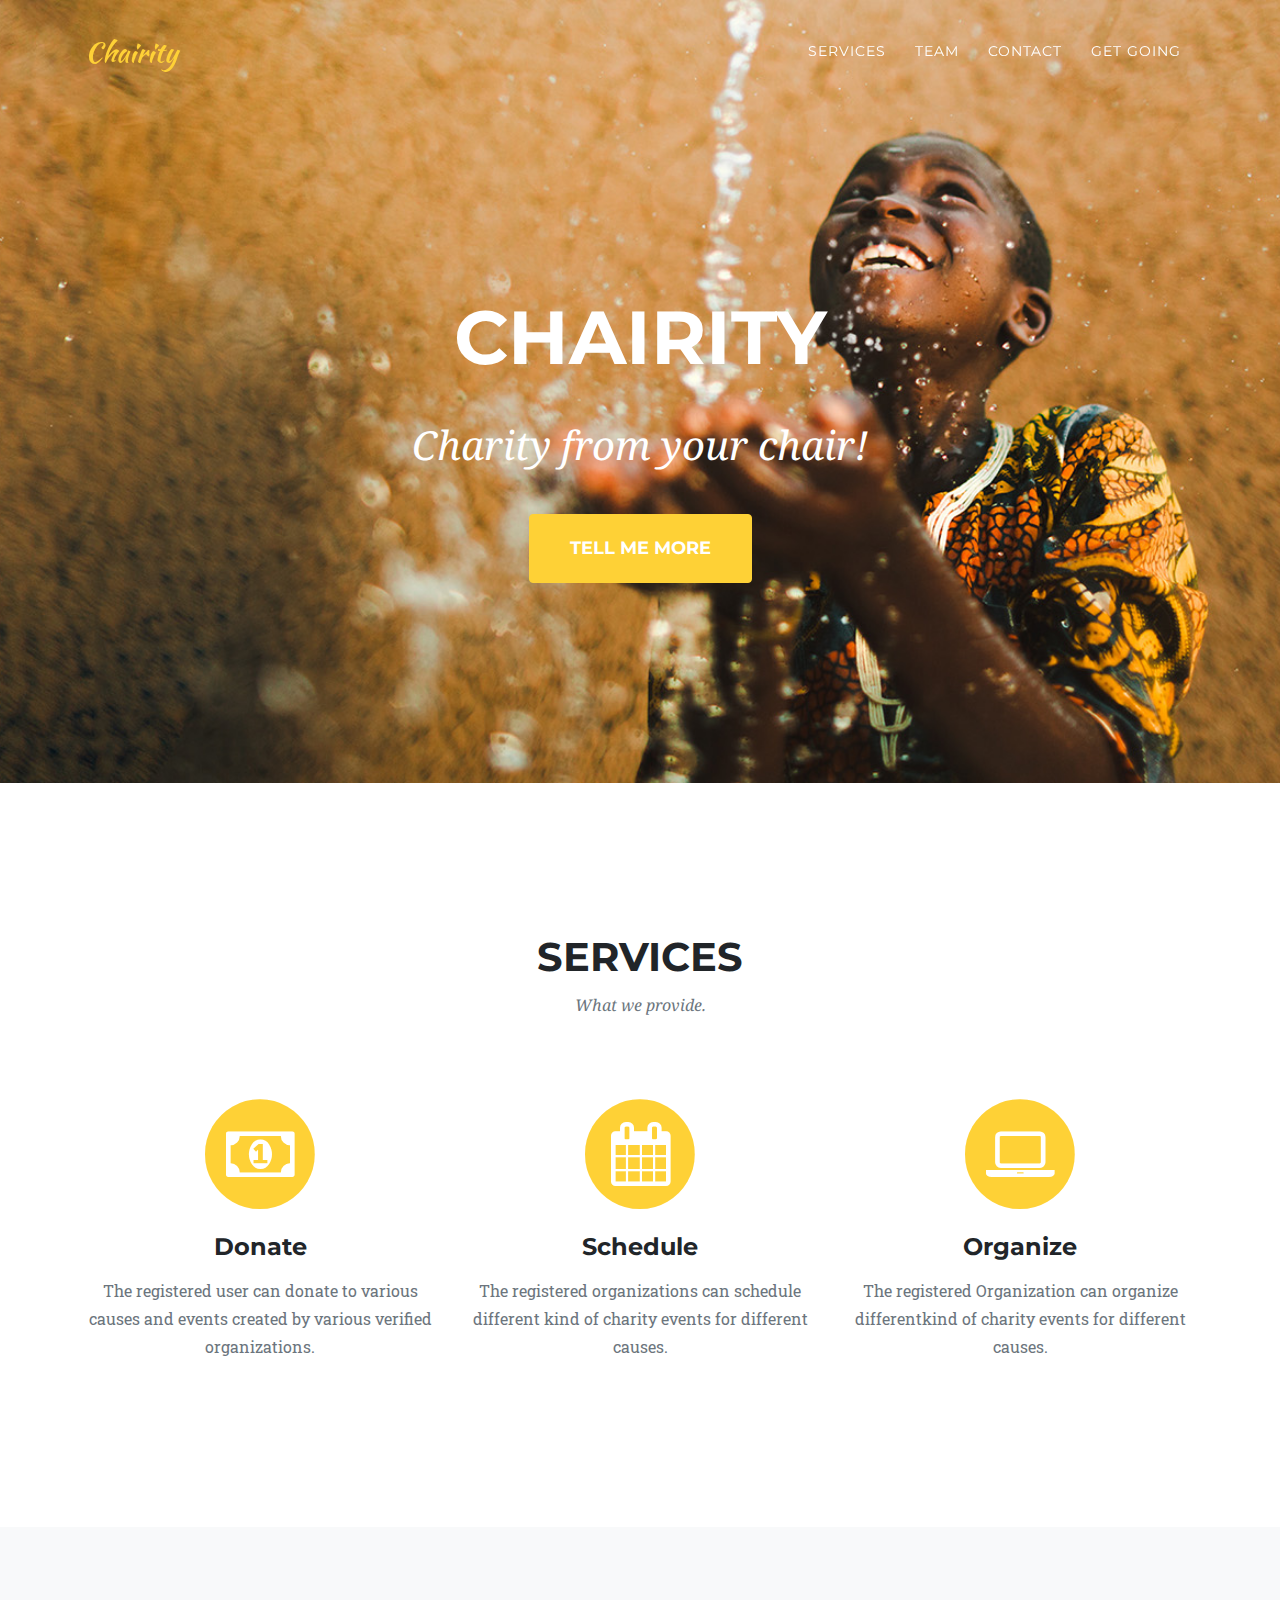
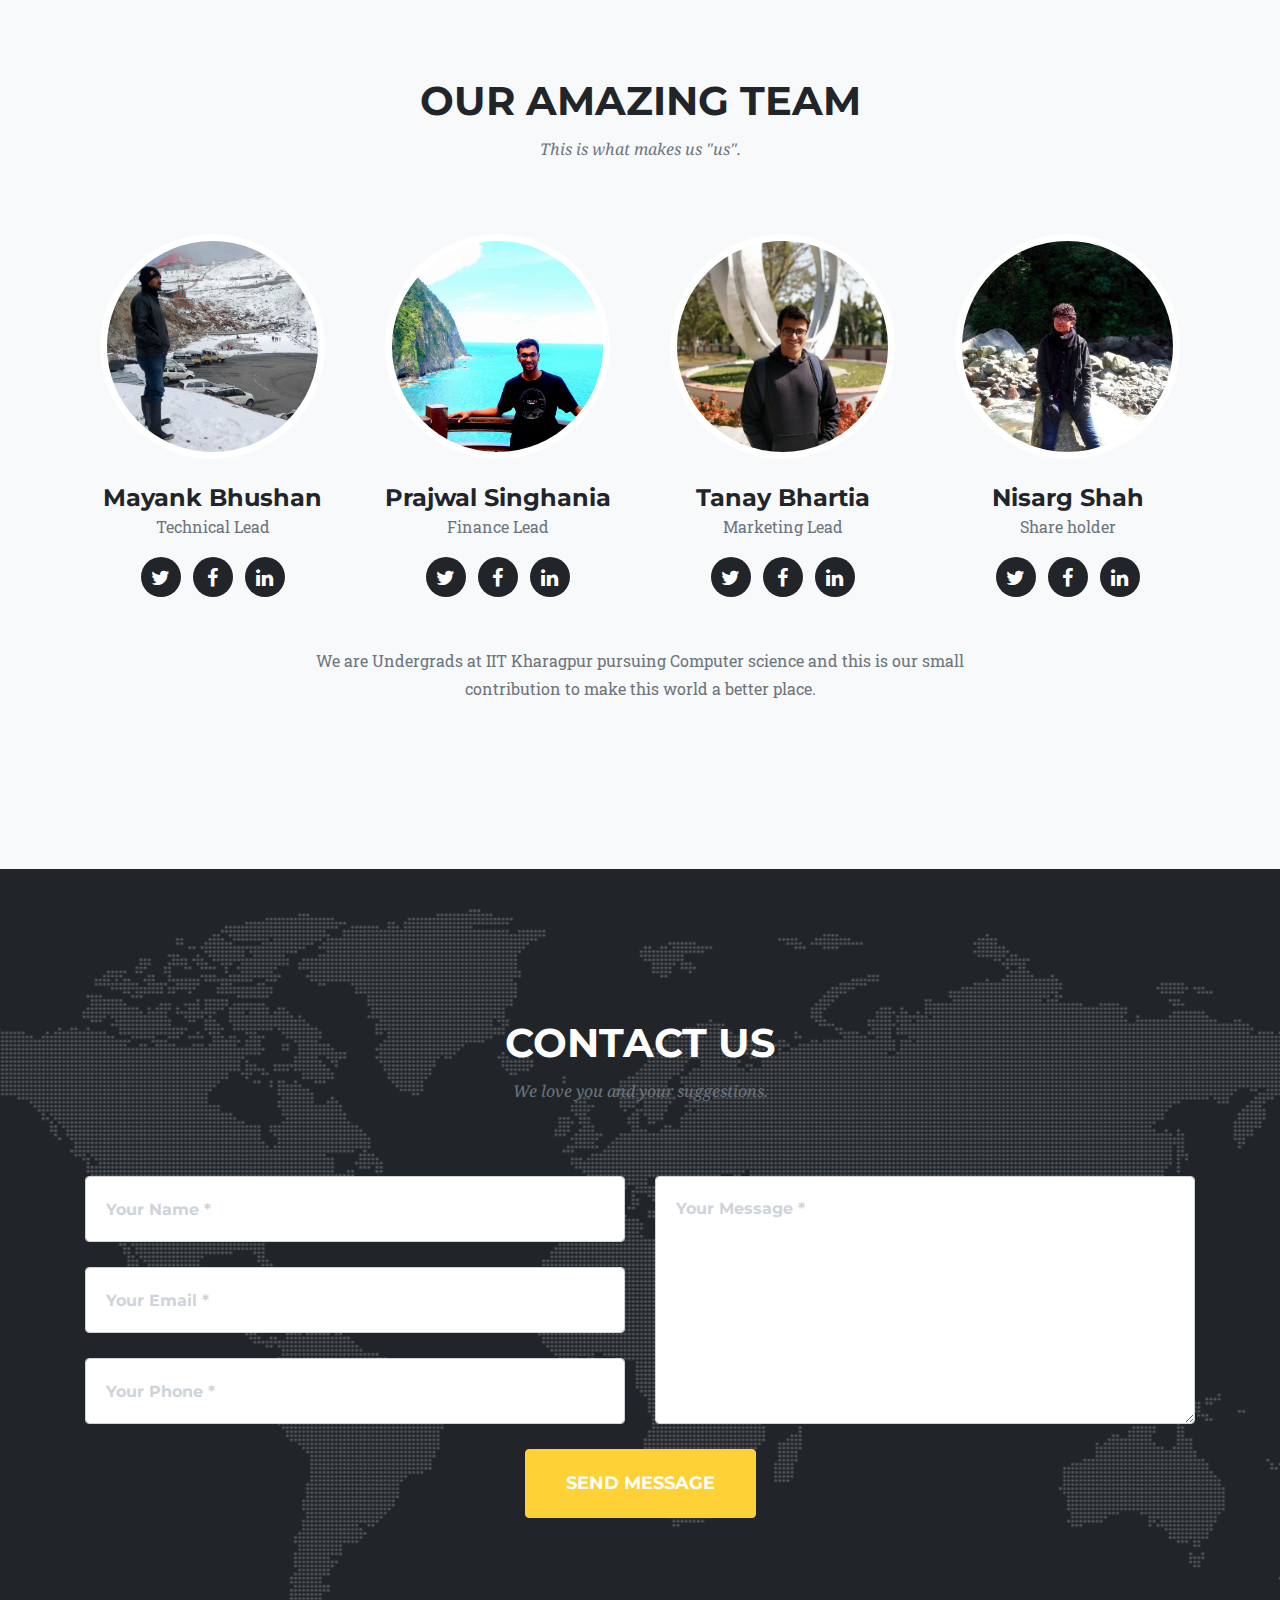
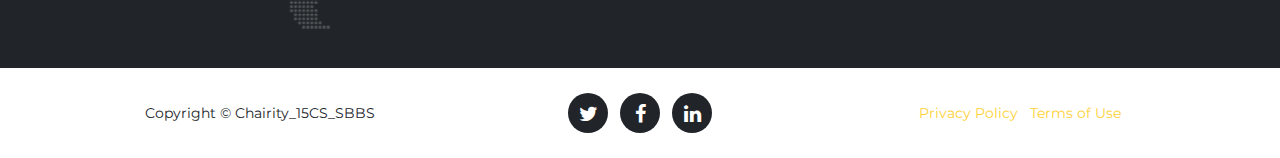
<file: home/index.html>
<!DOCTYPE html>
<html lang="en">

  <head>

    <meta charset="utf-8">
    <meta name="viewport" content="width=device-width, initial-scale=1, shrink-to-fit=no">
    <meta name="description" content="">
    <meta name="author" content="">

    <title>Chairity - Online charity platform</title>

    <!-- Bootstrap core CSS -->
    <link href="vendor/bootstrap/css/bootstrap.min.css" rel="stylesheet">

    <!-- Custom fonts for this template -->
    <link href="vendor/font-awesome/css/font-awesome.min.css" rel="stylesheet" type="text/css">
    <link href="https://fonts.googleapis.com/css?family=Montserrat:400,700" rel="stylesheet" type="text/css">
    <link href='https://fonts.googleapis.com/css?family=Kaushan+Script' rel='stylesheet' type='text/css'>
    <link href='https://fonts.googleapis.com/css?family=Droid+Serif:400,700,400italic,700italic' rel='stylesheet' type='text/css'>
    <link href='https://fonts.googleapis.com/css?family=Roboto+Slab:400,100,300,700' rel='stylesheet' type='text/css'>

    <!-- Custom styles for this template -->
    <link href="css/agency.css" rel="stylesheet">

  </head>

  <body id="page-top">

    <!-- Navigation -->
    <nav class="navbar navbar-expand-lg navbar-dark fixed-top" id="mainNav">
      <div class="container">
        <a class="navbar-brand js-scroll-trigger" href="#page-top">Chairity</a>
        <button class="navbar-toggler navbar-toggler-right" type="button" data-toggle="collapse" data-target="#navbarResponsive" aria-controls="navbarResponsive" aria-expanded="false" aria-label="Toggle navigation">
          Menu
          <i class="fa fa-bars"></i>
        </button>
        <div class="collapse navbar-collapse" id="navbarResponsive">
          <ul class="navbar-nav text-uppercase ml-auto">
            <li class="nav-item">
              <a class="nav-link js-scroll-trigger" href="#services">Services</a>
            </li> 
            <li class="nav-item">
              <a class="nav-link js-scroll-trigger" href="#team">Team</a>
            </li>
            <li class="nav-item">
              <a class="nav-link js-scroll-trigger" href="#contact">Contact</a>
            </li>
            <li class="nav-item">
              <a class="nav-link js-scroll-trigger" href="../index.php">GET GOING</a>
            </li>            
          </ul>
        </div>
      </div>
    </nav>

    <!-- Header -->
    <header class="masthead">
      <div class="container">
        <div class="intro-text">
          <div class="intro-heading text-uppercase">Chairity</div>
          <div class="intro-lead-in">Charity from your chair!</div><br/>
          <a class="btn btn-primary btn-xl text-uppercase js-scroll-trigger" href="#services">Tell Me More</a>
        </div>
      </div>
    </header>

    <!-- Services -->
    <section id="services">
      <div class="container">
        <div class="row">
          <div class="col-lg-12 text-center">
            <h2 class="section-heading text-uppercase">Services</h2>
            <h3 class="section-subheading text-muted">What we provide.</h3>
          </div>
        </div>
        <div class="row text-center">
          <div class="col-md-4">
            <span class="fa-stack fa-4x">
              <i class="fa fa-circle fa-stack-2x text-primary"></i>
              <i class="fa fa-money fa-stack-1x fa-inverse"></i>
            </span>
            <h4 class="service-heading">Donate</h4>
            <p class="text-muted">The registered user can donate to various causes and events created by various verified organizations.</p>
          </div>
          <div class="col-md-4">
            <span class="fa-stack fa-4x">
              <i class="fa fa-circle fa-stack-2x text-primary"></i>
              <i class="fa fa-calendar fa-stack-1x fa-inverse"></i>
            </span>
            <h4 class="service-heading">Schedule</h4>
            <p class="text-muted">The registered organizations can schedule different kind of charity events for different causes.</p>
          </div>
          <div class="col-md-4">
            <span class="fa-stack fa-4x">
              <i class="fa fa-circle fa-stack-2x text-primary"></i>
              <i class="fa fa-laptop fa-stack-1x fa-inverse"></i>
            </span>
            <h4 class="service-heading">Organize</h4>
            <p class="text-muted">The registered Organization can organize differentkind of charity events for different causes.</p>
          </div>
        </div>
      </div>
    </section>

 
    <!-- Team -->
    <section class="bg-light" id="team">
      <div class="container">
        <div class="row">
          <div class="col-lg-12 text-center">
            <h2 class="section-heading text-uppercase">Our Amazing Team</h2>
            <h3 class="section-subheading text-muted">This is what makes us "us".</h3>
          </div>
        </div>
        <div class="row">
          <div class="col-lg-3">
            <div class="team-member">
              <img class="mx-auto rounded-circle" src="img/team/1a.jpg" alt="">
              <h4>Mayank Bhushan</h4>
              <p class="text-muted">Technical Lead</p>
              <ul class="list-inline social-buttons">
                <li class="list-inline-item">
                  <a href="#">
                    <i class="fa fa-twitter"></i>
                  </a>
                </li>
                <li class="list-inline-item">
                  <a href="#">
                    <i class="fa fa-facebook"></i>
                  </a>
                </li>
                <li class="list-inline-item">
                  <a href="#">
                    <i class="fa fa-linkedin"></i>
                  </a>
                </li>
              </ul>
            </div>
          </div>
          <div class="col-lg-3">
            <div class="team-member">
              <img class="mx-auto rounded-circle" src="img/team/2a.jpg" alt="">
              <h4>Prajwal Singhania</h4>
              <p class="text-muted">Finance Lead</p>
              <ul class="list-inline social-buttons">
                <li class="list-inline-item">
                  <a href="#">
                    <i class="fa fa-twitter"></i>
                  </a>
                </li>
                <li class="list-inline-item">
                  <a href="#">
                    <i class="fa fa-facebook"></i>
                  </a>
                </li>
                <li class="list-inline-item">
                  <a href="#">
                    <i class="fa fa-linkedin"></i>
                  </a>
                </li>
              </ul>
            </div>
          </div>
          <div class="col-lg-3">
            <div class="team-member">
              <img class="mx-auto rounded-circle" src="img/team/3a.jpg" alt="">
              <h4>Tanay Bhartia</h4>
              <p class="text-muted">Marketing Lead</p>
              <ul class="list-inline social-buttons">
                <li class="list-inline-item">
                  <a href="#">
                    <i class="fa fa-twitter"></i>
                  </a>
                </li>
                <li class="list-inline-item">
                  <a href="#">
                    <i class="fa fa-facebook"></i>
                  </a>
                </li>
                <li class="list-inline-item">
                  <a href="#">
                    <i class="fa fa-linkedin"></i>
                  </a>
                </li>
              </ul>
            </div>
          </div>
          <div class="col-lg-3">
            <div class="team-member">
              <img class="mx-auto rounded-circle" src="img/team/4b.png" alt="">
              <h4>Nisarg Shah</h4>
              <p class="text-muted">Share holder</p>
              <ul class="list-inline social-buttons">
                <li class="list-inline-item">
                  <a href="#">
                    <i class="fa fa-twitter"></i>
                  </a>
                </li>
                <li class="list-inline-item">
                  <a href="#">
                    <i class="fa fa-facebook"></i>
                  </a>
                </li>
                <li class="list-inline-item">
                  <a href="#">
                    <i class="fa fa-linkedin"></i>
                  </a>
                </li>
              </ul>
            </div>
          </div>
        </div>
        <div class="row">
          <div class="col-lg-8 mx-auto text-center">
            <p class="large text-muted"> We are Undergrads at IIT Kharagpur pursuing Computer science and this is our small contribution to make this world a better place.</p>
          </div>
        </div>
      </div>
    </section>


    <!-- Contact -->
    <section id="contact">
      <div class="container">
        <div class="row">
          <div class="col-lg-12 text-center">
            <h2 class="section-heading text-uppercase">Contact Us</h2>
            <h3 class="section-subheading text-muted">We love you and your suggestions.</h3>
          </div>
        </div>
        <div class="row">
          <div class="col-lg-12">
            <form id="contactForm" name="sentMessage" novalidate>
              <div class="row">
                <div class="col-md-6">
                  <div class="form-group">
                    <input class="form-control" id="name" type="text" placeholder="Your Name *" required data-validation-required-message="Please enter your name.">
                    <p class="help-block text-danger"></p>
                  </div>
                  <div class="form-group">
                    <input class="form-control" id="email" type="email" placeholder="Your Email *" required data-validation-required-message="Please enter your email address.">
                    <p class="help-block text-danger"></p>
                  </div>
                  <div class="form-group">
                    <input class="form-control" id="phone" type="tel" placeholder="Your Phone *" required data-validation-required-message="Please enter your phone number.">
                    <p class="help-block text-danger"></p>
                  </div>
                </div>
                <div class="col-md-6">
                  <div class="form-group">
                    <textarea class="form-control" id="message" placeholder="Your Message *" required data-validation-required-message="Please enter a message."></textarea>
                    <p class="help-block text-danger"></p>
                  </div>
                </div>
                <div class="clearfix"></div>
                <div class="col-lg-12 text-center">
                  <div id="success"></div>
                  <button id="sendMessageButton" class="btn btn-primary btn-xl text-uppercase" type="submit">Send Message</button>
                </div>
              </div>
            </form>
          </div>
        </div>
      </div>
    </section>

    <!-- Footer -->
    <footer>
      <div class="container">
        <div class="row">
          <div class="col-md-4">
            <span class="copyright">Copyright &copy; Chairity_15CS_SBBS</span>
          </div>
          <div class="col-md-4">
            <ul class="list-inline social-buttons">
              <li class="list-inline-item">
                <a href="#">
                  <i class="fa fa-twitter"></i>
                </a>
              </li>
              <li class="list-inline-item"> 
                <a href="#">
                  <i class="fa fa-facebook"></i>
                </a>
              </li>
              <li class="list-inline-item">
                <a href="#">
                  <i class="fa fa-linkedin"></i>
                </a>
              </li>
            </ul>
          </div>
          <div class="col-md-4">
            <ul class="list-inline quicklinks">
              <li class="list-inline-item">
                <a href="#">Privacy Policy</a>
              </li>
              <li class="list-inline-item">
                <a href="#">Terms of Use</a>
              </li>
            </ul>
          </div>
        </div>
      </div>
    </footer>

  

    <!-- Bootstrap core JavaScript -->
    <script src="vendor/jquery/jquery.min.js"></script>
    <script src="vendor/bootstrap/js/bootstrap.bundle.min.js"></script>

    <!-- Plugin JavaScript -->
    <script src="vendor/jquery-easing/jquery.easing.min.js"></script>

    <!-- Contact form JavaScript -->
    <script src="js/jqBootstrapValidation.js"></script>
    <script src="js/contact_me.js"></script>

    <!-- Custom scripts for this template -->
    <script src="js/agency.min.js"></script>

  </body>

</html>
</file>
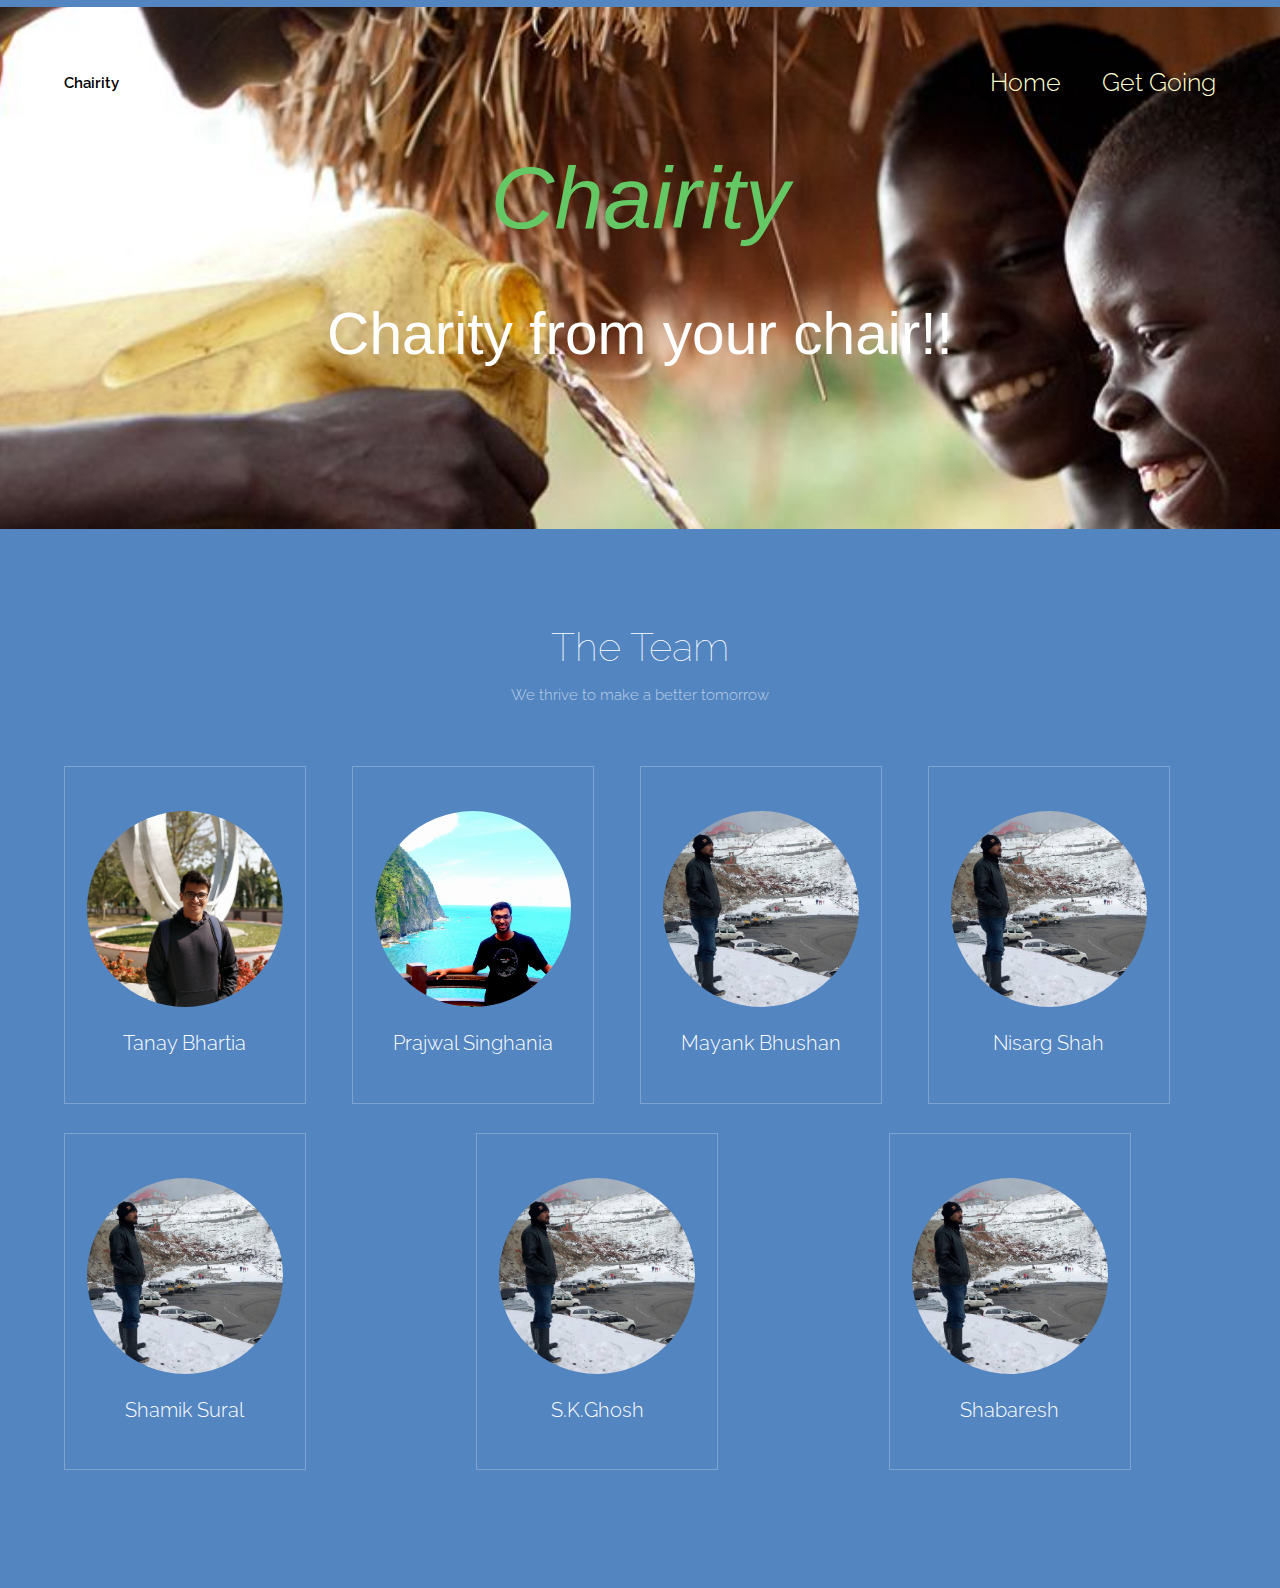
<file: index1.html>
<!DOCTYPE HTML>
<!--
	Theory by TEMPLATED
	templated.co @templatedco
	Released for free under the Creative Commons Attribution 3.0 license (templated.co/license)
-->
<html>
	<head>
		<title>CrowdFunding</title>
		<meta charset="utf-8" />
		<meta name="viewport" content="width=device-width, initial-scale=1" />
		<link rel="stylesheet" href="assets/css/main.css" />
	</head>
	<body>

		<!-- Header -->
			<header id="header">
				<div class="inner">
					<a href="index.html" class="logo">Chairity</a>
					<nav id="nav">
						<a href="index.html">Home</a>
						<a href="index.php">Get Going</a>
					</nav>
					<a href="#navPanel" class="navPanelToggle"><span class="fa fa-bars"></span></a>
				</div>
			</header>

		<!-- Banner -->
			<section id="banner">
				<h1>Chairity</h1>
				<p><span>Charity from your chair!!</span></p>
			</section>

		<!-- One -->
			<!--<section id="one" class="wrapper">
				<div class="inner">
					<div class="flex flex-3">
						<article>
							<header>
								<h3>Magna tempus sed amet<br /> aliquam veroeros</h3>
							</header>
							<p>Morbi interdum mollis sapien. Sed ac risus. Phasellus lacinia, magna a ullamcorper laoreet, lectus arcu.</p>
							<footer>
								<a href="#" class="button special">More</a>
							</footer>
						</article>
						<article>
							<header>
								<h3>Interdum lorem pulvinar<br /> adipiscing vitae</h3>
							</header>
							<p>Morbi interdum mollis sapien. Sed ac risus. Phasellus lacinia, magna a ullamcorper laoreet, lectus arcu.</p>
							<footer>
								<a href="#" class="button special">More</a>
							</footer>
						</article>
						<article>
							<header>
								<h3>Libero purus magna sapien<br /> sed ullamcorper</h3>
							</header>
							<p>Morbi interdum mollis sapien. Sed ac risus. Phasellus lacinia, magna a ullamcorper laoreet, lectus arcu.</p>
							<footer>
								<a href="#" class="button special">More</a>
							</footer>
						</article>
					</div>
				</div>
			</section>-->

		<!-- Two -->
			<section id="two" class="wrapper style1 special">
				<div class="inner">
					<header>
						<h2>The Team</h2>
						<p>We thrive to make a better tomorrow</p>
					</header>
					<div class="flex flex-4">
						<div class="box person">
							<div class="image round">
								<img src="images/pic03.jpg" alt="Person 1" />
							</div>
							<a href="https://www.facebook.com/tanay.bhartia"><h3>Tanay Bhartia</h3></a>
							
						</div>
						<div class="box person">
							<div class="image round">
								<img src="images/pic04.jpg" alt="Person 2" />
							</div>
							<a href="https://www.facebook.com/prajwal.singhania"><h3>Prajwal Singhania</h3></a>
							
						</div>
						<div class="box person">
							<div class="image round">
								<img src="images/pic05.jpg" alt="Person 3" />
							</div>
							<a href="https://www.facebook.com/mbhushan11"><h3>Mayank Bhushan</h3></a>
							
						</div>
						<div class="box person">
							<div class="image round">
								<img src="images/pic05.jpg" alt="Person 4" />
							</div>
							<a href="https://www.facebook.com/nisargss97"><h3>Nisarg Shah</h3>
							
						</div>
						<div class="box person">
							<div class="image round">
								<img src="images/pic05.jpg" alt="Person 5" />
							</div>
							<a href="http://www.facweb.iitkgp.ernet.in/~shamik/"><h3>Shamik Sural</h3>
							
						</div>
						<div class="box person">
							<div class="image round">
								<img src="images/pic05.jpg" alt="Person 6" />
							</div>
							<a href="http://www.facweb.iitkgp.ernet.in/~skg/"><h3>S.K.Ghosh</h3>
							
						</div>
						<div class="box person">
							<div class="image round">
								<img src="images/pic05.jpg" alt="Person 6" />
							</div>
							<a href="https://www.facebook.com/prajwal.singhania"><h3>Shabaresh</h3>
							
						</div>
					</div>
				</div>
			</section>

		<!-- Three 
			<section id="three" class="wrapper special">
				<div class="inner">
					<header class="align-center">
						<h2>Nunc Dignissim</h2>
						<p>Aliquam erat volutpat nam dui </p>
					</header>
					<div class="flex flex-2">
						<article>
							<div class="image fit">
								<img src="images/pic01.jpg" alt="Pic 01" />
							</div>
							<header>
								<h3>Praesent placerat magna</h3>
							</header>
							<p>Praesent dapibus, neque id cursus faucibus, tortor neque egestas augue, eu vulputate magna eros eu erat. Aliquam erat volutpat. Nam dui mi, tincidunt quis, accumsan porttitor lorem ipsum.</p>
							<footer>
								<a href="#" class="button special">More</a>
							</footer>
						</article>
						<article>
							<div class="image fit">
								<img src="images/pic02.jpg" alt="Pic 02" />
							</div>
							<header>
								<h3>Fusce pellentesque tempus</h3>
							</header>
							<p>Sed adipiscing ornare risus. Morbi est est, blandit sit amet, sagittis vel, euismod vel, velit. Pellentesque egestas sem. Suspendisse commodo ullamcorper magna non comodo sodales tempus.</p>
							<footer>
								<a href="#" class="button special">More</a>
							</footer>
						</article>
					</div>
				</div>
			</section>-->

		<!-- Footer
				<footer id="footer">
				<div class="inner">
					<div class="flex">
						<div class="copyright">
							&copy; Untitled. Design: <a href="https://templated.co">TEMPLATED</a>. Images: <a href="https://unsplash.com">Unsplash</a>.
						</div>
						<ul class="icons">
							<li><a href="#" class="icon fa-facebook"><span class="label">Facebook</span></a></li>
							<li><a href="#" class="icon fa-twitter"><span class="label">Twitter</span></a></li>
							<li><a href="#" class="icon fa-linkedin"><span class="label">linkedIn</span></a></li>
							<li><a href="#" class="icon fa-pinterest-p"><span class="label">Pinterest</span></a></li>
							<li><a href="#" class="icon fa-vimeo"><span class="label">Vimeo</span></a></li>
						</ul>
					</div>
				</div>
			</footer>-->

		<!-- Scripts -->
			<script src="assets/js/jquery.min.js"></script>
			<script src="assets/js/skel.min.js"></script>
			<script src="assets/js/util.js"></script>
			<script src="assets/js/main.js"></script>

	</body>
</html>
</file>
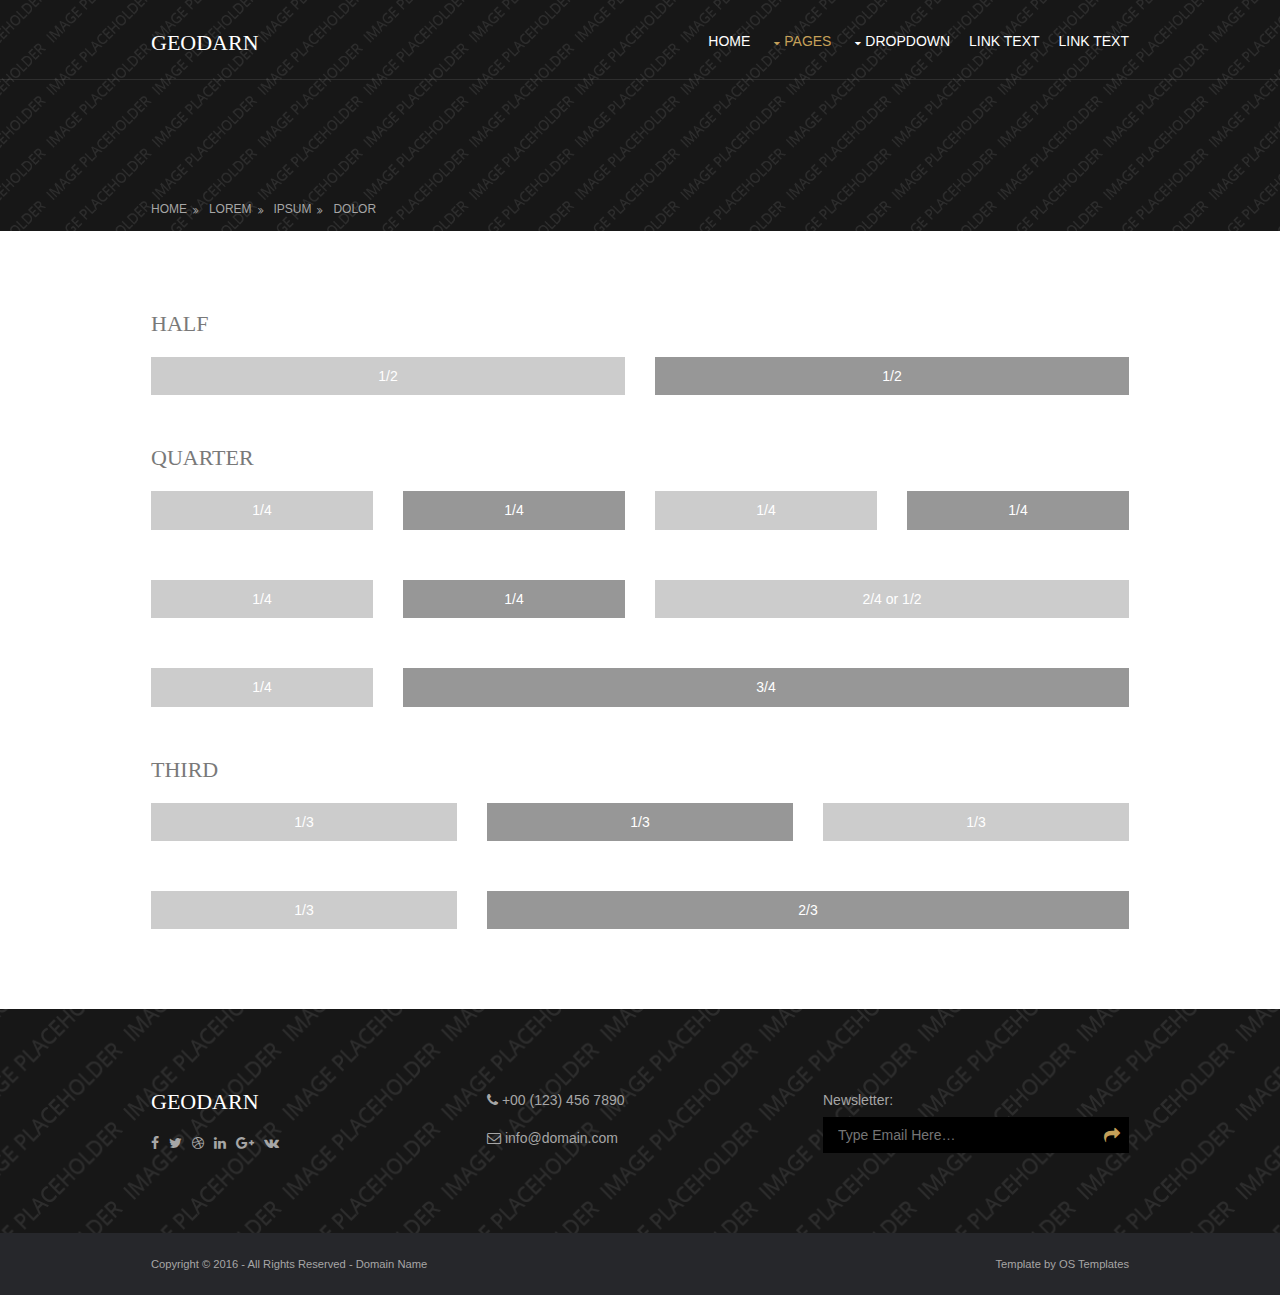
<file: Profile/pages/basic-grid.html>
<!DOCTYPE html>
<!--
Template Name: Geodarn
Author: <a href="http://www.os-templates.com/">OS Templates</a>
Author URI: http://www.os-templates.com/
Licence: Free to use under our free template licence terms
Licence URI: http://www.os-templates.com/template-terms
-->
<html>
<head>
<title>Geodarn | Pages | Basic Grid</title>
<meta charset="utf-8">
<meta name="viewport" content="width=device-width, initial-scale=1.0, maximum-scale=1.0, user-scalable=no">
<link href="../layout/styles/layout.css" rel="stylesheet" type="text/css" media="all">
<style type="text/css">
/* DEMO ONLY */
.container .demo{text-align:center;}
.container .demo div{padding:8px 0;}
.container .demo div:nth-child(odd){color:#FFFFFF; background:#CCCCCC;}
.container .demo div:nth-child(even){color:#FFFFFF; background:#979797;}
@media screen and (max-width:900px){.container .demo div{margin-bottom:0;}}
/* DEMO ONLY */
</style>
</head>
<body id="top">
<!-- ################################################################################################ -->
<!-- ################################################################################################ -->
<!-- ################################################################################################ -->
<!-- Top Background Image Wrapper -->
<div class="bgded overlay" style="background-image:url('../images/demo/backgrounds/01.png');"> 
  <!-- ################################################################################################ -->
  <div class="wrapper row1">
    <header id="header" class="hoc clear"> 
      <!-- ################################################################################################ -->
      <div id="logo" class="fl_left">
        <h1><a href="../index.html">Geodarn</a></h1>
      </div>
      <nav id="mainav" class="fl_right">
        <ul class="clear">
          <li><a href="../index.html">Home</a></li>
          <li class="active"><a class="drop" href="#">Pages</a>
            <ul>
              <li><a href="gallery.html">Gallery</a></li>
              <li><a href="full-width.html">Full Width</a></li>
              <li><a href="sidebar-left.html">Sidebar Left</a></li>
              <li><a href="sidebar-right.html">Sidebar Right</a></li>
              <li class="active"><a href="basic-grid.html">Basic Grid</a></li>
            </ul>
          </li>
          <li><a class="drop" href="#">Dropdown</a>
            <ul>
              <li><a href="#">Level 2</a></li>
              <li><a class="drop" href="#">Level 2 + Drop</a>
                <ul>
                  <li><a href="#">Level 3</a></li>
                  <li><a href="#">Level 3</a></li>
                  <li><a href="#">Level 3</a></li>
                </ul>
              </li>
              <li><a href="#">Level 2</a></li>
            </ul>
          </li>
          <li><a href="#">Link Text</a></li>
          <li><a href="#">Link Text</a></li>
        </ul>
      </nav>
      <!-- ################################################################################################ -->
    </header>
  </div>
  <!-- ################################################################################################ -->
  <!-- ################################################################################################ -->
  <!-- ################################################################################################ -->
  <div class="wrapper row2">
    <div id="breadcrumb" class="hoc clear"> 
      <!-- ################################################################################################ -->
      <ul>
        <li><a href="#">Home</a></li>
        <li><a href="#">Lorem</a></li>
        <li><a href="#">Ipsum</a></li>
        <li><a href="#">Dolor</a></li>
      </ul>
      <!-- ################################################################################################ -->
    </div>
  </div>
  <!-- ################################################################################################ -->
</div>
<!-- End Top Background Image Wrapper -->
<!-- ################################################################################################ -->
<!-- ################################################################################################ -->
<!-- ################################################################################################ -->
<div class="wrapper row3">
  <main class="hoc container clear"> 
    <!-- main body -->
    <!-- ################################################################################################ -->
    <div class="content"> 
      <!-- ################################################################################################ -->
      <h2>Half</h2>
      <!-- ################################################################################################ -->
      <div class="group btmspace-50 demo">
        <div class="one_half first">1/2</div>
        <div class="one_half">1/2</div>
      </div>
      <!-- ################################################################################################ -->
      <h2>Quarter</h2>
      <!-- ################################################################################################ -->
      <div class="group btmspace-50 demo">
        <div class="one_quarter first">1/4</div>
        <div class="one_quarter">1/4</div>
        <div class="one_quarter">1/4</div>
        <div class="one_quarter">1/4</div>
      </div>
      <div class="group btmspace-50 demo">
        <div class="one_quarter first">1/4</div>
        <div class="one_quarter">1/4</div>
        <div class="two_quarter">2/4 or 1/2</div>
      </div>
      <div class="group btmspace-50 demo">
        <div class="one_quarter first">1/4</div>
        <div class="three_quarter">3/4</div>
      </div>
      <!-- ################################################################################################ -->
      <h2>Third</h2>
      <!-- ################################################################################################ -->
      <div class="group btmspace-50 demo">
        <div class="one_third first">1/3</div>
        <div class="one_third">1/3</div>
        <div class="one_third">1/3</div>
      </div>
      <div class="group demo">
        <div class="one_third first">1/3</div>
        <div class="two_third">2/3</div>
      </div>
      <!-- ################################################################################################ -->
    </div>
    <!-- ################################################################################################ -->
    <!-- / main body -->
    <div class="clear"></div>
  </main>
</div>
<!-- ################################################################################################ -->
<!-- ################################################################################################ -->
<!-- ################################################################################################ -->
<div class="wrapper row4 bgded overlay" style="background-image:url('../images/demo/backgrounds/02.png');">
  <footer id="footer" class="hoc clear"> 
    <!-- ################################################################################################ -->
    <div class="one_third first">
      <h3 class="heading">Geodarn</h3>
      <ul class="faico clear">
        <li><a class="faicon-facebook" href="#"><i class="fa fa-facebook"></i></a></li>
        <li><a class="faicon-twitter" href="#"><i class="fa fa-twitter"></i></a></li>
        <li><a class="faicon-dribble" href="#"><i class="fa fa-dribbble"></i></a></li>
        <li><a class="faicon-linkedin" href="#"><i class="fa fa-linkedin"></i></a></li>
        <li><a class="faicon-google-plus" href="#"><i class="fa fa-google-plus"></i></a></li>
        <li><a class="faicon-vk" href="#"><i class="fa fa-vk"></i></a></li>
      </ul>
    </div>
    <div class="one_third">
      <ul class="nospace meta">
        <li class="btmspace-15"><i class="fa fa-phone"></i> +00 (123) 456 7890</li>
        <li><i class="fa fa-envelope-o"></i> info@domain.com</li>
      </ul>
    </div>
    <div class="one_third">
      <form method="post" action="#">
        <fieldset>
          <legend>Newsletter:</legend>
          <div class="clear">
            <input type="text" value="" placeholder="Type Email Here&hellip;">
            <button class="fa fa-share" type="submit" title="Submit"><em>Submit</em></button>
          </div>
        </fieldset>
      </form>
    </div>
    <!-- ################################################################################################ -->
  </footer>
</div>
<!-- ################################################################################################ -->
<!-- ################################################################################################ -->
<!-- ################################################################################################ -->
<div class="wrapper row5">
  <div id="copyright" class="hoc clear"> 
    <!-- ################################################################################################ -->
    <p class="fl_left">Copyright &copy; 2016 - All Rights Reserved - <a href="#">Domain Name</a></p>
    <p class="fl_right">Template by <a target="_blank" href="http://www.os-templates.com/" title="Free Website Templates">OS Templates</a></p>
    <!-- ################################################################################################ -->
  </div>
</div>
<!-- ################################################################################################ -->
<!-- ################################################################################################ -->
<!-- ################################################################################################ -->
<a id="backtotop" href="#top"><i class="fa fa-chevron-up"></i></a>
<!-- JAVASCRIPTS -->
<script src="../layout/scripts/jquery.min.js"></script>
<script src="../layout/scripts/jquery.backtotop.js"></script>
<script src="../layout/scripts/jquery.mobilemenu.js"></script>
</body>
</html>
</file>
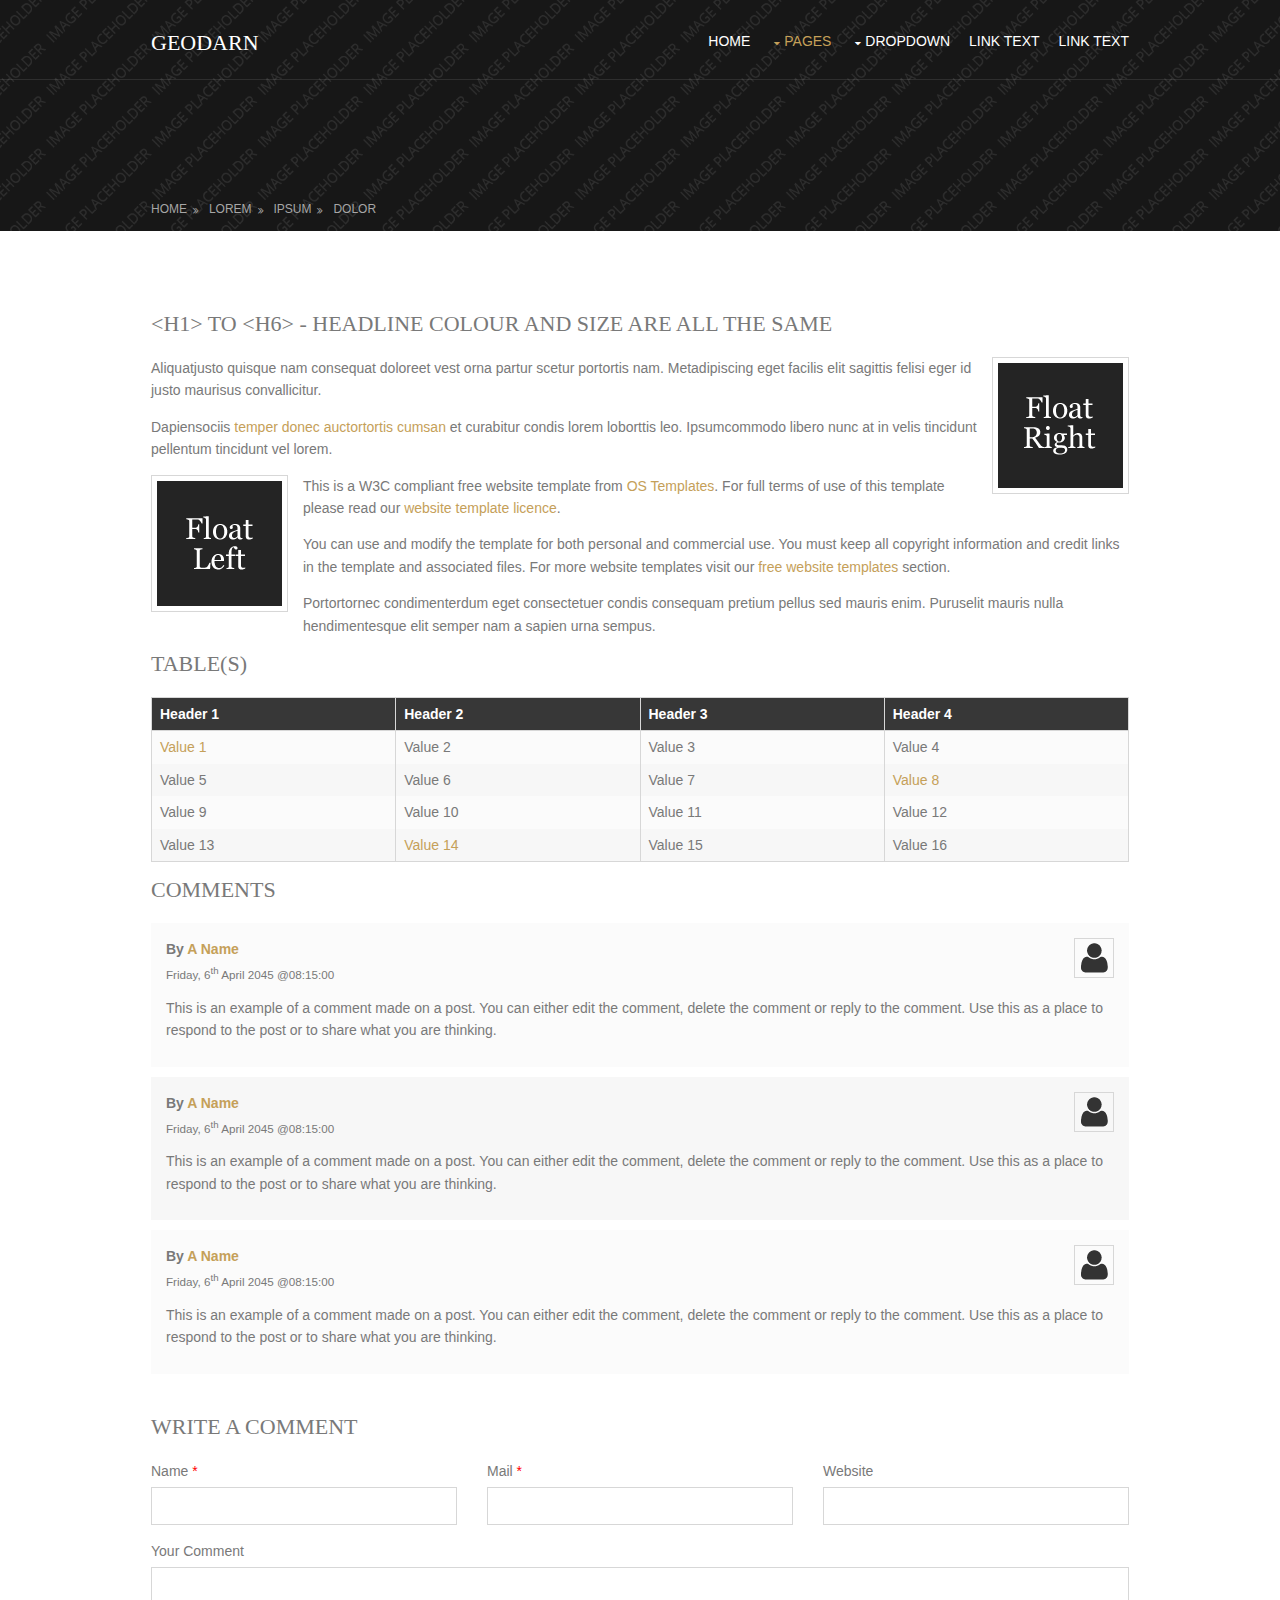
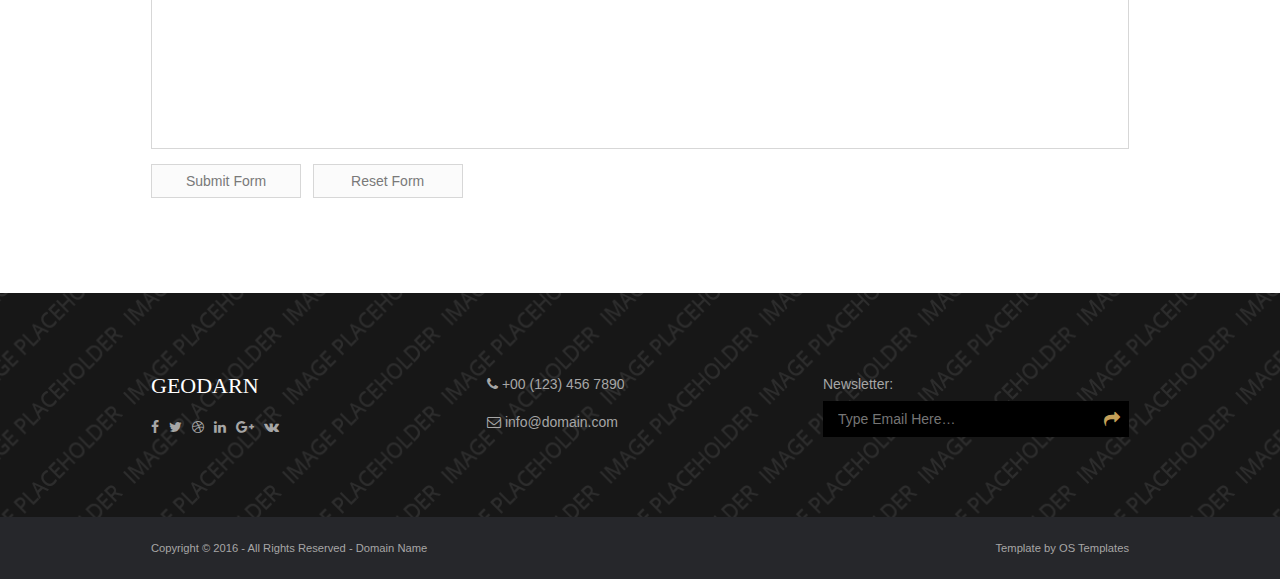
<file: Profile/pages/full-width.html>
<!DOCTYPE html>
<!--
Template Name: Geodarn
Author: <a href="http://www.os-templates.com/">OS Templates</a>
Author URI: http://www.os-templates.com/
Licence: Free to use under our free template licence terms
Licence URI: http://www.os-templates.com/template-terms
-->
<html>
<head>
<title>Geodarn | Pages | Full Width</title>
<meta charset="utf-8">
<meta name="viewport" content="width=device-width, initial-scale=1.0, maximum-scale=1.0, user-scalable=no">
<link href="../layout/styles/layout.css" rel="stylesheet" type="text/css" media="all">
</head>
<body id="top">
<!-- ################################################################################################ -->
<!-- ################################################################################################ -->
<!-- ################################################################################################ -->
<!-- Top Background Image Wrapper -->
<div class="bgded overlay" style="background-image:url('../images/demo/backgrounds/01.png');"> 
  <!-- ################################################################################################ -->
  <div class="wrapper row1">
    <header id="header" class="hoc clear"> 
      <!-- ################################################################################################ -->
      <div id="logo" class="fl_left">
        <h1><a href="../index.html">Geodarn</a></h1>
      </div>
      <nav id="mainav" class="fl_right">
        <ul class="clear">
          <li><a href="../index.html">Home</a></li>
          <li class="active"><a class="drop" href="#">Pages</a>
            <ul>
              <li><a href="gallery.html">Gallery</a></li>
              <li class="active"><a href="full-width.html">Full Width</a></li>
              <li><a href="sidebar-left.html">Sidebar Left</a></li>
              <li><a href="sidebar-right.html">Sidebar Right</a></li>
              <li><a href="basic-grid.html">Basic Grid</a></li>
            </ul>
          </li>
          <li><a class="drop" href="#">Dropdown</a>
            <ul>
              <li><a href="#">Level 2</a></li>
              <li><a class="drop" href="#">Level 2 + Drop</a>
                <ul>
                  <li><a href="#">Level 3</a></li>
                  <li><a href="#">Level 3</a></li>
                  <li><a href="#">Level 3</a></li>
                </ul>
              </li>
              <li><a href="#">Level 2</a></li>
            </ul>
          </li>
          <li><a href="#">Link Text</a></li>
          <li><a href="#">Link Text</a></li>
        </ul>
      </nav>
      <!-- ################################################################################################ -->
    </header>
  </div>
  <!-- ################################################################################################ -->
  <!-- ################################################################################################ -->
  <!-- ################################################################################################ -->
  <div class="wrapper row2">
    <div id="breadcrumb" class="hoc clear"> 
      <!-- ################################################################################################ -->
      <ul>
        <li><a href="#">Home</a></li>
        <li><a href="#">Lorem</a></li>
        <li><a href="#">Ipsum</a></li>
        <li><a href="#">Dolor</a></li>
      </ul>
      <!-- ################################################################################################ -->
    </div>
  </div>
  <!-- ################################################################################################ -->
</div>
<!-- End Top Background Image Wrapper -->
<!-- ################################################################################################ -->
<!-- ################################################################################################ -->
<!-- ################################################################################################ -->
<div class="wrapper row3">
  <main class="hoc container clear"> 
    <!-- main body -->
    <!-- ################################################################################################ -->
    <div class="content"> 
      <!-- ################################################################################################ -->
      <h1>&lt;h1&gt; to &lt;h6&gt; - Headline Colour and Size Are All The Same</h1>
      <img class="imgr borderedbox inspace-5" src="../images/demo/imgr.gif" alt="">
      <p>Aliquatjusto quisque nam consequat doloreet vest orna partur scetur portortis nam. Metadipiscing eget facilis elit sagittis felisi eger id justo maurisus convallicitur.</p>
      <p>Dapiensociis <a href="#">temper donec auctortortis cumsan</a> et curabitur condis lorem loborttis leo. Ipsumcommodo libero nunc at in velis tincidunt pellentum tincidunt vel lorem.</p>
      <img class="imgl borderedbox inspace-5" src="../images/demo/imgl.gif" alt="">
      <p>This is a W3C compliant free website template from <a href="http://www.os-templates.com/" title="Free Website Templates">OS Templates</a>. For full terms of use of this template please read our <a href="http://www.os-templates.com/template-terms">website template licence</a>.</p>
      <p>You can use and modify the template for both personal and commercial use. You must keep all copyright information and credit links in the template and associated files. For more website templates visit our <a href="http://www.os-templates.com/">free website templates</a> section.</p>
      <p>Portortornec condimenterdum eget consectetuer condis consequam pretium pellus sed mauris enim. Puruselit mauris nulla hendimentesque elit semper nam a sapien urna sempus.</p>
      <h1>Table(s)</h1>
      <div class="scrollable">
        <table>
          <thead>
            <tr>
              <th>Header 1</th>
              <th>Header 2</th>
              <th>Header 3</th>
              <th>Header 4</th>
            </tr>
          </thead>
          <tbody>
            <tr>
              <td><a href="#">Value 1</a></td>
              <td>Value 2</td>
              <td>Value 3</td>
              <td>Value 4</td>
            </tr>
            <tr>
              <td>Value 5</td>
              <td>Value 6</td>
              <td>Value 7</td>
              <td><a href="#">Value 8</a></td>
            </tr>
            <tr>
              <td>Value 9</td>
              <td>Value 10</td>
              <td>Value 11</td>
              <td>Value 12</td>
            </tr>
            <tr>
              <td>Value 13</td>
              <td><a href="#">Value 14</a></td>
              <td>Value 15</td>
              <td>Value 16</td>
            </tr>
          </tbody>
        </table>
      </div>
      <div id="comments">
        <h2>Comments</h2>
        <ul>
          <li>
            <article>
              <header>
                <figure class="avatar"><img src="../images/demo/avatar.png" alt=""></figure>
                <address>
                By <a href="#">A Name</a>
                </address>
                <time datetime="2045-04-06T08:15+00:00">Friday, 6<sup>th</sup> April 2045 @08:15:00</time>
              </header>
              <div class="comcont">
                <p>This is an example of a comment made on a post. You can either edit the comment, delete the comment or reply to the comment. Use this as a place to respond to the post or to share what you are thinking.</p>
              </div>
            </article>
          </li>
          <li>
            <article>
              <header>
                <figure class="avatar"><img src="../images/demo/avatar.png" alt=""></figure>
                <address>
                By <a href="#">A Name</a>
                </address>
                <time datetime="2045-04-06T08:15+00:00">Friday, 6<sup>th</sup> April 2045 @08:15:00</time>
              </header>
              <div class="comcont">
                <p>This is an example of a comment made on a post. You can either edit the comment, delete the comment or reply to the comment. Use this as a place to respond to the post or to share what you are thinking.</p>
              </div>
            </article>
          </li>
          <li>
            <article>
              <header>
                <figure class="avatar"><img src="../images/demo/avatar.png" alt=""></figure>
                <address>
                By <a href="#">A Name</a>
                </address>
                <time datetime="2045-04-06T08:15+00:00">Friday, 6<sup>th</sup> April 2045 @08:15:00</time>
              </header>
              <div class="comcont">
                <p>This is an example of a comment made on a post. You can either edit the comment, delete the comment or reply to the comment. Use this as a place to respond to the post or to share what you are thinking.</p>
              </div>
            </article>
          </li>
        </ul>
        <h2>Write A Comment</h2>
        <form action="#" method="post">
          <div class="one_third first">
            <label for="name">Name <span>*</span></label>
            <input type="text" name="name" id="name" value="" size="22" required>
          </div>
          <div class="one_third">
            <label for="email">Mail <span>*</span></label>
            <input type="email" name="email" id="email" value="" size="22" required>
          </div>
          <div class="one_third">
            <label for="url">Website</label>
            <input type="url" name="url" id="url" value="" size="22">
          </div>
          <div class="block clear">
            <label for="comment">Your Comment</label>
            <textarea name="comment" id="comment" cols="25" rows="10"></textarea>
          </div>
          <div>
            <input type="submit" name="submit" value="Submit Form">
            &nbsp;
            <input type="reset" name="reset" value="Reset Form">
          </div>
        </form>
      </div>
      <!-- ################################################################################################ -->
    </div>
    <!-- ################################################################################################ -->
    <!-- / main body -->
    <div class="clear"></div>
  </main>
</div>
<!-- ################################################################################################ -->
<!-- ################################################################################################ -->
<!-- ################################################################################################ -->
<div class="wrapper row4 bgded overlay" style="background-image:url('../images/demo/backgrounds/02.png');">
  <footer id="footer" class="hoc clear"> 
    <!-- ################################################################################################ -->
    <div class="one_third first">
      <h3 class="heading">Geodarn</h3>
      <ul class="faico clear">
        <li><a class="faicon-facebook" href="#"><i class="fa fa-facebook"></i></a></li>
        <li><a class="faicon-twitter" href="#"><i class="fa fa-twitter"></i></a></li>
        <li><a class="faicon-dribble" href="#"><i class="fa fa-dribbble"></i></a></li>
        <li><a class="faicon-linkedin" href="#"><i class="fa fa-linkedin"></i></a></li>
        <li><a class="faicon-google-plus" href="#"><i class="fa fa-google-plus"></i></a></li>
        <li><a class="faicon-vk" href="#"><i class="fa fa-vk"></i></a></li>
      </ul>
    </div>
    <div class="one_third">
      <ul class="nospace meta">
        <li class="btmspace-15"><i class="fa fa-phone"></i> +00 (123) 456 7890</li>
        <li><i class="fa fa-envelope-o"></i> info@domain.com</li>
      </ul>
    </div>
    <div class="one_third">
      <form method="post" action="#">
        <fieldset>
          <legend>Newsletter:</legend>
          <div class="clear">
            <input type="text" value="" placeholder="Type Email Here&hellip;">
            <button class="fa fa-share" type="submit" title="Submit"><em>Submit</em></button>
          </div>
        </fieldset>
      </form>
    </div>
    <!-- ################################################################################################ -->
  </footer>
</div>
<!-- ################################################################################################ -->
<!-- ################################################################################################ -->
<!-- ################################################################################################ -->
<div class="wrapper row5">
  <div id="copyright" class="hoc clear"> 
    <!-- ################################################################################################ -->
    <p class="fl_left">Copyright &copy; 2016 - All Rights Reserved - <a href="#">Domain Name</a></p>
    <p class="fl_right">Template by <a target="_blank" href="http://www.os-templates.com/" title="Free Website Templates">OS Templates</a></p>
    <!-- ################################################################################################ -->
  </div>
</div>
<!-- ################################################################################################ -->
<!-- ################################################################################################ -->
<!-- ################################################################################################ -->
<a id="backtotop" href="#top"><i class="fa fa-chevron-up"></i></a>
<!-- JAVASCRIPTS -->
<script src="../layout/scripts/jquery.min.js"></script>
<script src="../layout/scripts/jquery.backtotop.js"></script>
<script src="../layout/scripts/jquery.mobilemenu.js"></script>
</body>
</html>
</file>
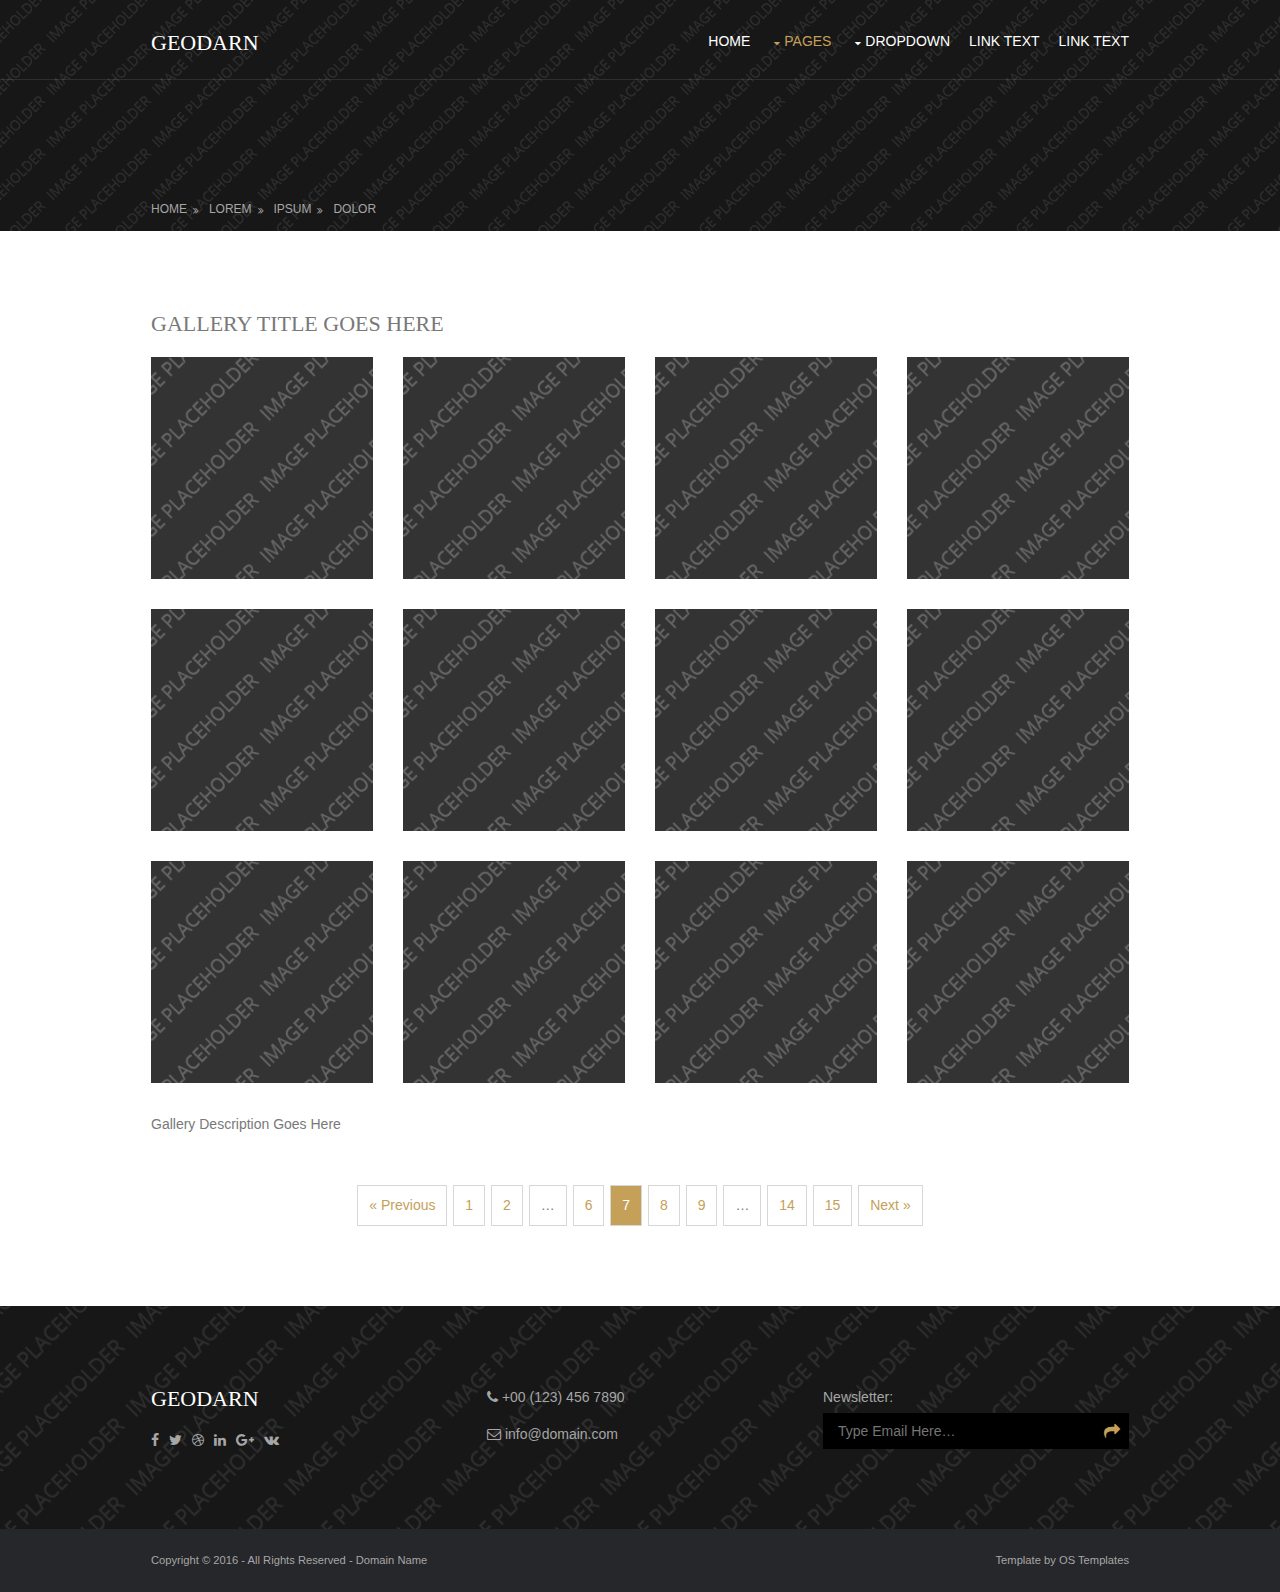
<file: Profile/pages/gallery.html>
<!DOCTYPE html>
<!--
Template Name: Geodarn
Author: <a href="http://www.os-templates.com/">OS Templates</a>
Author URI: http://www.os-templates.com/
Licence: Free to use under our free template licence terms
Licence URI: http://www.os-templates.com/template-terms
-->
<html>
<head>
<title>Geodarn | Pages | Gallery</title>
<meta charset="utf-8">
<meta name="viewport" content="width=device-width, initial-scale=1.0, maximum-scale=1.0, user-scalable=no">
<link href="../layout/styles/layout.css" rel="stylesheet" type="text/css" media="all">
</head>
<body id="top">
<!-- ################################################################################################ -->
<!-- ################################################################################################ -->
<!-- ################################################################################################ -->
<!-- Top Background Image Wrapper -->
<div class="bgded overlay" style="background-image:url('../images/demo/backgrounds/01.png');"> 
  <!-- ################################################################################################ -->
  <div class="wrapper row1">
    <header id="header" class="hoc clear"> 
      <!-- ################################################################################################ -->
      <div id="logo" class="fl_left">
        <h1><a href="../index.html">Geodarn</a></h1>
      </div>
      <nav id="mainav" class="fl_right">
        <ul class="clear">
          <li><a href="../index.html">Home</a></li>
          <li class="active"><a class="drop" href="#">Pages</a>
            <ul>
              <li class="active"><a href="gallery.html">Gallery</a></li>
              <li><a href="full-width.html">Full Width</a></li>
              <li><a href="sidebar-left.html">Sidebar Left</a></li>
              <li><a href="sidebar-right.html">Sidebar Right</a></li>
              <li><a href="basic-grid.html">Basic Grid</a></li>
            </ul>
          </li>
          <li><a class="drop" href="#">Dropdown</a>
            <ul>
              <li><a href="#">Level 2</a></li>
              <li><a class="drop" href="#">Level 2 + Drop</a>
                <ul>
                  <li><a href="#">Level 3</a></li>
                  <li><a href="#">Level 3</a></li>
                  <li><a href="#">Level 3</a></li>
                </ul>
              </li>
              <li><a href="#">Level 2</a></li>
            </ul>
          </li>
          <li><a href="#">Link Text</a></li>
          <li><a href="#">Link Text</a></li>
        </ul>
      </nav>
      <!-- ################################################################################################ -->
    </header>
  </div>
  <!-- ################################################################################################ -->
  <!-- ################################################################################################ -->
  <!-- ################################################################################################ -->
  <div class="wrapper row2">
    <div id="breadcrumb" class="hoc clear"> 
      <!-- ################################################################################################ -->
      <ul>
        <li><a href="#">Home</a></li>
        <li><a href="#">Lorem</a></li>
        <li><a href="#">Ipsum</a></li>
        <li><a href="#">Dolor</a></li>
      </ul>
      <!-- ################################################################################################ -->
    </div>
  </div>
  <!-- ################################################################################################ -->
</div>
<!-- End Top Background Image Wrapper -->
<!-- ################################################################################################ -->
<!-- ################################################################################################ -->
<!-- ################################################################################################ -->
<div class="wrapper row3">
  <main class="hoc container clear"> 
    <!-- main body -->
    <!-- ################################################################################################ -->
    <div class="content"> 
      <!-- ################################################################################################ -->
      <div id="gallery">
        <figure>
          <header class="heading">Gallery Title Goes Here</header>
          <ul class="nospace clear">
            <li class="one_quarter first"><a href="#"><img src="../images/demo/gallery/01.png" alt=""></a></li>
            <li class="one_quarter"><a href="#"><img src="../images/demo/gallery/01.png" alt=""></a></li>
            <li class="one_quarter"><a href="#"><img src="../images/demo/gallery/01.png" alt=""></a></li>
            <li class="one_quarter"><a href="#"><img src="../images/demo/gallery/01.png" alt=""></a></li>
            <li class="one_quarter first"><a href="#"><img src="../images/demo/gallery/01.png" alt=""></a></li>
            <li class="one_quarter"><a href="#"><img src="../images/demo/gallery/01.png" alt=""></a></li>
            <li class="one_quarter"><a href="#"><img src="../images/demo/gallery/01.png" alt=""></a></li>
            <li class="one_quarter"><a href="#"><img src="../images/demo/gallery/01.png" alt=""></a></li>
            <li class="one_quarter first"><a href="#"><img src="../images/demo/gallery/01.png" alt=""></a></li>
            <li class="one_quarter"><a href="#"><img src="../images/demo/gallery/01.png" alt=""></a></li>
            <li class="one_quarter"><a href="#"><img src="../images/demo/gallery/01.png" alt=""></a></li>
            <li class="one_quarter"><a href="#"><img src="../images/demo/gallery/01.png" alt=""></a></li>
          </ul>
          <figcaption>Gallery Description Goes Here</figcaption>
        </figure>
      </div>
      <!-- ################################################################################################ -->
      <!-- ################################################################################################ -->
      <nav class="pagination">
        <ul>
          <li><a href="#">&laquo; Previous</a></li>
          <li><a href="#">1</a></li>
          <li><a href="#">2</a></li>
          <li><strong>&hellip;</strong></li>
          <li><a href="#">6</a></li>
          <li class="current"><strong>7</strong></li>
          <li><a href="#">8</a></li>
          <li><a href="#">9</a></li>
          <li><strong>&hellip;</strong></li>
          <li><a href="#">14</a></li>
          <li><a href="#">15</a></li>
          <li><a href="#">Next &raquo;</a></li>
        </ul>
      </nav>
      <!-- ################################################################################################ -->
    </div>
    <!-- ################################################################################################ -->
    <!-- / main body -->
    <div class="clear"></div>
  </main>
</div>
<!-- ################################################################################################ -->
<!-- ################################################################################################ -->
<!-- ################################################################################################ -->
<div class="wrapper row4 bgded overlay" style="background-image:url('../images/demo/backgrounds/02.png');">
  <footer id="footer" class="hoc clear"> 
    <!-- ################################################################################################ -->
    <div class="one_third first">
      <h3 class="heading">Geodarn</h3>
      <ul class="faico clear">
        <li><a class="faicon-facebook" href="#"><i class="fa fa-facebook"></i></a></li>
        <li><a class="faicon-twitter" href="#"><i class="fa fa-twitter"></i></a></li>
        <li><a class="faicon-dribble" href="#"><i class="fa fa-dribbble"></i></a></li>
        <li><a class="faicon-linkedin" href="#"><i class="fa fa-linkedin"></i></a></li>
        <li><a class="faicon-google-plus" href="#"><i class="fa fa-google-plus"></i></a></li>
        <li><a class="faicon-vk" href="#"><i class="fa fa-vk"></i></a></li>
      </ul>
    </div>
    <div class="one_third">
      <ul class="nospace meta">
        <li class="btmspace-15"><i class="fa fa-phone"></i> +00 (123) 456 7890</li>
        <li><i class="fa fa-envelope-o"></i> info@domain.com</li>
      </ul>
    </div>
    <div class="one_third">
      <form method="post" action="#">
        <fieldset>
          <legend>Newsletter:</legend>
          <div class="clear">
            <input type="text" value="" placeholder="Type Email Here&hellip;">
            <button class="fa fa-share" type="submit" title="Submit"><em>Submit</em></button>
          </div>
        </fieldset>
      </form>
    </div>
    <!-- ################################################################################################ -->
  </footer>
</div>
<!-- ################################################################################################ -->
<!-- ################################################################################################ -->
<!-- ################################################################################################ -->
<div class="wrapper row5">
  <div id="copyright" class="hoc clear"> 
    <!-- ################################################################################################ -->
    <p class="fl_left">Copyright &copy; 2016 - All Rights Reserved - <a href="#">Domain Name</a></p>
    <p class="fl_right">Template by <a target="_blank" href="http://www.os-templates.com/" title="Free Website Templates">OS Templates</a></p>
    <!-- ################################################################################################ -->
  </div>
</div>
<!-- ################################################################################################ -->
<!-- ################################################################################################ -->
<!-- ################################################################################################ -->
<a id="backtotop" href="#top"><i class="fa fa-chevron-up"></i></a>
<!-- JAVASCRIPTS -->
<script src="../layout/scripts/jquery.min.js"></script>
<script src="../layout/scripts/jquery.backtotop.js"></script>
<script src="../layout/scripts/jquery.mobilemenu.js"></script>
</body>
</html>
</file>
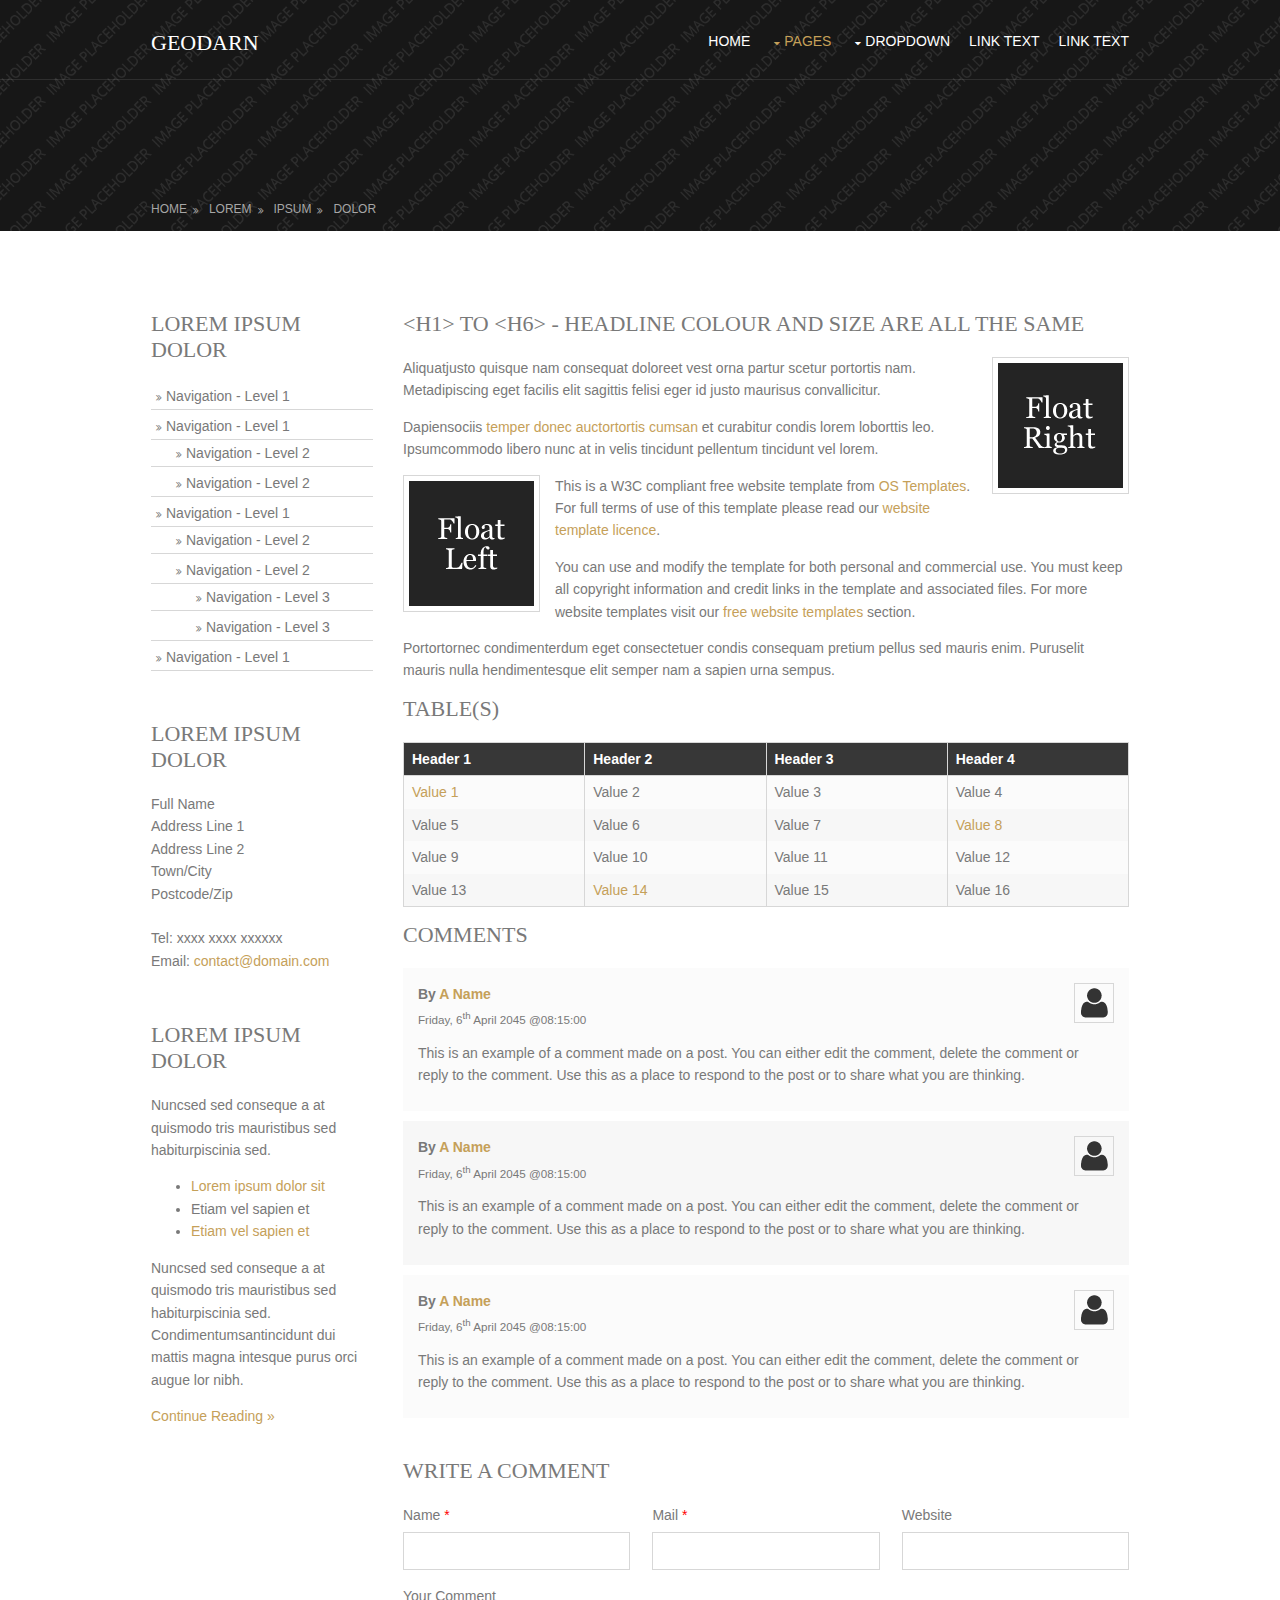
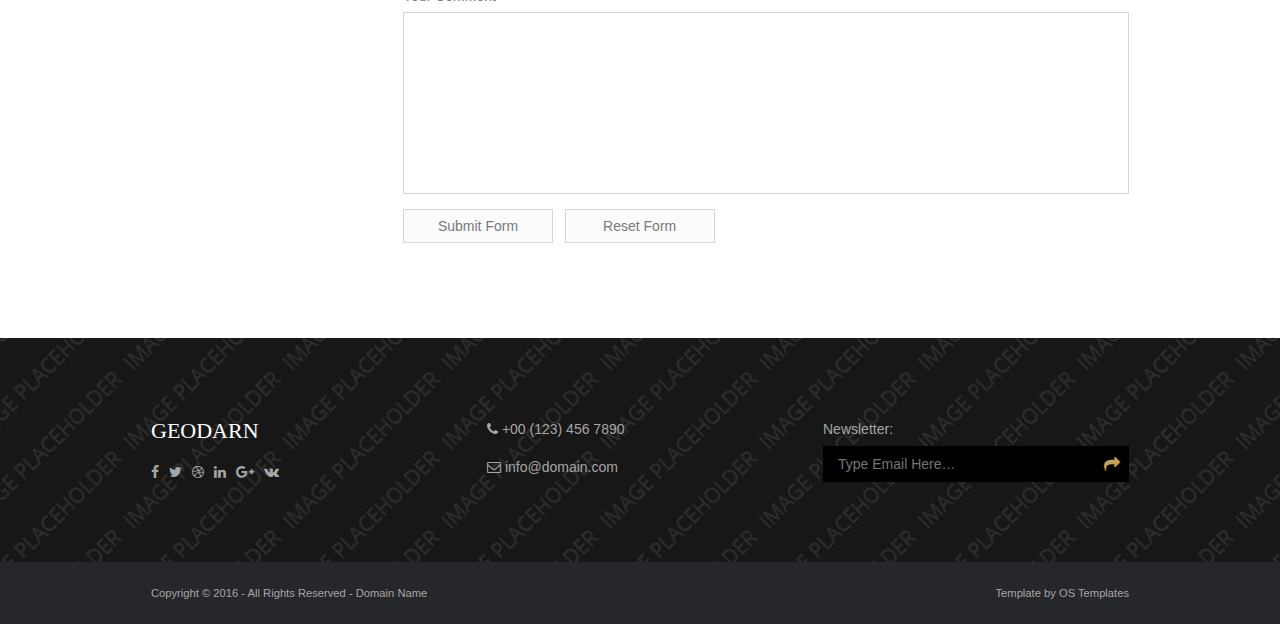
<file: Profile/pages/sidebar-left.html>
<!DOCTYPE html>
<!--
Template Name: Geodarn
Author: <a href="http://www.os-templates.com/">OS Templates</a>
Author URI: http://www.os-templates.com/
Licence: Free to use under our free template licence terms
Licence URI: http://www.os-templates.com/template-terms
-->
<html>
<head>
<title>Geodarn | Pages | Sidebar Left</title>
<meta charset="utf-8">
<meta name="viewport" content="width=device-width, initial-scale=1.0, maximum-scale=1.0, user-scalable=no">
<link href="../layout/styles/layout.css" rel="stylesheet" type="text/css" media="all">
</head>
<body id="top">
<!-- ################################################################################################ -->
<!-- ################################################################################################ -->
<!-- ################################################################################################ -->
<!-- Top Background Image Wrapper -->
<div class="bgded overlay" style="background-image:url('../images/demo/backgrounds/01.png');"> 
  <!-- ################################################################################################ -->
  <div class="wrapper row1">
    <header id="header" class="hoc clear"> 
      <!-- ################################################################################################ -->
      <div id="logo" class="fl_left">
        <h1><a href="../index.html">Geodarn</a></h1>
      </div>
      <nav id="mainav" class="fl_right">
        <ul class="clear">
          <li><a href="../index.html">Home</a></li>
          <li class="active"><a class="drop" href="#">Pages</a>
            <ul>
              <li><a href="gallery.html">Gallery</a></li>
              <li><a href="full-width.html">Full Width</a></li>
              <li class="active"><a href="sidebar-left.html">Sidebar Left</a></li>
              <li><a href="sidebar-right.html">Sidebar Right</a></li>
              <li><a href="basic-grid.html">Basic Grid</a></li>
            </ul>
          </li>
          <li><a class="drop" href="#">Dropdown</a>
            <ul>
              <li><a href="#">Level 2</a></li>
              <li><a class="drop" href="#">Level 2 + Drop</a>
                <ul>
                  <li><a href="#">Level 3</a></li>
                  <li><a href="#">Level 3</a></li>
                  <li><a href="#">Level 3</a></li>
                </ul>
              </li>
              <li><a href="#">Level 2</a></li>
            </ul>
          </li>
          <li><a href="#">Link Text</a></li>
          <li><a href="#">Link Text</a></li>
        </ul>
      </nav>
      <!-- ################################################################################################ -->
    </header>
  </div>
  <!-- ################################################################################################ -->
  <!-- ################################################################################################ -->
  <!-- ################################################################################################ -->
  <div class="wrapper row2">
    <div id="breadcrumb" class="hoc clear"> 
      <!-- ################################################################################################ -->
      <ul>
        <li><a href="#">Home</a></li>
        <li><a href="#">Lorem</a></li>
        <li><a href="#">Ipsum</a></li>
        <li><a href="#">Dolor</a></li>
      </ul>
      <!-- ################################################################################################ -->
    </div>
  </div>
  <!-- ################################################################################################ -->
</div>
<!-- End Top Background Image Wrapper -->
<!-- ################################################################################################ -->
<!-- ################################################################################################ -->
<!-- ################################################################################################ -->
<div class="wrapper row3">
  <main class="hoc container clear"> 
    <!-- main body -->
    <!-- ################################################################################################ -->
    <div class="sidebar one_quarter first"> 
      <!-- ################################################################################################ -->
      <h6>Lorem ipsum dolor</h6>
      <nav class="sdb_holder">
        <ul>
          <li><a href="#">Navigation - Level 1</a></li>
          <li><a href="#">Navigation - Level 1</a>
            <ul>
              <li><a href="#">Navigation - Level 2</a></li>
              <li><a href="#">Navigation - Level 2</a></li>
            </ul>
          </li>
          <li><a href="#">Navigation - Level 1</a>
            <ul>
              <li><a href="#">Navigation - Level 2</a></li>
              <li><a href="#">Navigation - Level 2</a>
                <ul>
                  <li><a href="#">Navigation - Level 3</a></li>
                  <li><a href="#">Navigation - Level 3</a></li>
                </ul>
              </li>
            </ul>
          </li>
          <li><a href="#">Navigation - Level 1</a></li>
        </ul>
      </nav>
      <div class="sdb_holder">
        <h6>Lorem ipsum dolor</h6>
        <address>
        Full Name<br>
        Address Line 1<br>
        Address Line 2<br>
        Town/City<br>
        Postcode/Zip<br>
        <br>
        Tel: xxxx xxxx xxxxxx<br>
        Email: <a href="#">contact@domain.com</a>
        </address>
      </div>
      <div class="sdb_holder">
        <article>
          <h6>Lorem ipsum dolor</h6>
          <p>Nuncsed sed conseque a at quismodo tris mauristibus sed habiturpiscinia sed.</p>
          <ul>
            <li><a href="#">Lorem ipsum dolor sit</a></li>
            <li>Etiam vel sapien et</li>
            <li><a href="#">Etiam vel sapien et</a></li>
          </ul>
          <p>Nuncsed sed conseque a at quismodo tris mauristibus sed habiturpiscinia sed. Condimentumsantincidunt dui mattis magna intesque purus orci augue lor nibh.</p>
          <p class="more"><a href="#">Continue Reading &raquo;</a></p>
        </article>
      </div>
      <!-- ################################################################################################ -->
    </div>
    <!-- ################################################################################################ -->
    <!-- ################################################################################################ -->
    <div class="content three_quarter"> 
      <!-- ################################################################################################ -->
      <h1>&lt;h1&gt; to &lt;h6&gt; - Headline Colour and Size Are All The Same</h1>
      <img class="imgr borderedbox inspace-5" src="../images/demo/imgr.gif" alt="">
      <p>Aliquatjusto quisque nam consequat doloreet vest orna partur scetur portortis nam. Metadipiscing eget facilis elit sagittis felisi eger id justo maurisus convallicitur.</p>
      <p>Dapiensociis <a href="#">temper donec auctortortis cumsan</a> et curabitur condis lorem loborttis leo. Ipsumcommodo libero nunc at in velis tincidunt pellentum tincidunt vel lorem.</p>
      <img class="imgl borderedbox inspace-5" src="../images/demo/imgl.gif" alt="">
      <p>This is a W3C compliant free website template from <a href="http://www.os-templates.com/" title="Free Website Templates">OS Templates</a>. For full terms of use of this template please read our <a href="http://www.os-templates.com/template-terms">website template licence</a>.</p>
      <p>You can use and modify the template for both personal and commercial use. You must keep all copyright information and credit links in the template and associated files. For more website templates visit our <a href="http://www.os-templates.com/">free website templates</a> section.</p>
      <p>Portortornec condimenterdum eget consectetuer condis consequam pretium pellus sed mauris enim. Puruselit mauris nulla hendimentesque elit semper nam a sapien urna sempus.</p>
      <h1>Table(s)</h1>
      <div class="scrollable">
        <table>
          <thead>
            <tr>
              <th>Header 1</th>
              <th>Header 2</th>
              <th>Header 3</th>
              <th>Header 4</th>
            </tr>
          </thead>
          <tbody>
            <tr>
              <td><a href="#">Value 1</a></td>
              <td>Value 2</td>
              <td>Value 3</td>
              <td>Value 4</td>
            </tr>
            <tr>
              <td>Value 5</td>
              <td>Value 6</td>
              <td>Value 7</td>
              <td><a href="#">Value 8</a></td>
            </tr>
            <tr>
              <td>Value 9</td>
              <td>Value 10</td>
              <td>Value 11</td>
              <td>Value 12</td>
            </tr>
            <tr>
              <td>Value 13</td>
              <td><a href="#">Value 14</a></td>
              <td>Value 15</td>
              <td>Value 16</td>
            </tr>
          </tbody>
        </table>
      </div>
      <div id="comments">
        <h2>Comments</h2>
        <ul>
          <li>
            <article>
              <header>
                <figure class="avatar"><img src="../images/demo/avatar.png" alt=""></figure>
                <address>
                By <a href="#">A Name</a>
                </address>
                <time datetime="2045-04-06T08:15+00:00">Friday, 6<sup>th</sup> April 2045 @08:15:00</time>
              </header>
              <div class="comcont">
                <p>This is an example of a comment made on a post. You can either edit the comment, delete the comment or reply to the comment. Use this as a place to respond to the post or to share what you are thinking.</p>
              </div>
            </article>
          </li>
          <li>
            <article>
              <header>
                <figure class="avatar"><img src="../images/demo/avatar.png" alt=""></figure>
                <address>
                By <a href="#">A Name</a>
                </address>
                <time datetime="2045-04-06T08:15+00:00">Friday, 6<sup>th</sup> April 2045 @08:15:00</time>
              </header>
              <div class="comcont">
                <p>This is an example of a comment made on a post. You can either edit the comment, delete the comment or reply to the comment. Use this as a place to respond to the post or to share what you are thinking.</p>
              </div>
            </article>
          </li>
          <li>
            <article>
              <header>
                <figure class="avatar"><img src="../images/demo/avatar.png" alt=""></figure>
                <address>
                By <a href="#">A Name</a>
                </address>
                <time datetime="2045-04-06T08:15+00:00">Friday, 6<sup>th</sup> April 2045 @08:15:00</time>
              </header>
              <div class="comcont">
                <p>This is an example of a comment made on a post. You can either edit the comment, delete the comment or reply to the comment. Use this as a place to respond to the post or to share what you are thinking.</p>
              </div>
            </article>
          </li>
        </ul>
        <h2>Write A Comment</h2>
        <form action="#" method="post">
          <div class="one_third first">
            <label for="name">Name <span>*</span></label>
            <input type="text" name="name" id="name" value="" size="22" required>
          </div>
          <div class="one_third">
            <label for="email">Mail <span>*</span></label>
            <input type="email" name="email" id="email" value="" size="22" required>
          </div>
          <div class="one_third">
            <label for="url">Website</label>
            <input type="url" name="url" id="url" value="" size="22">
          </div>
          <div class="block clear">
            <label for="comment">Your Comment</label>
            <textarea name="comment" id="comment" cols="25" rows="10"></textarea>
          </div>
          <div>
            <input type="submit" name="submit" value="Submit Form">
            &nbsp;
            <input type="reset" name="reset" value="Reset Form">
          </div>
        </form>
      </div>
      <!-- ################################################################################################ -->
    </div>
    <!-- ################################################################################################ -->
    <!-- / main body -->
    <div class="clear"></div>
  </main>
</div>
<!-- ################################################################################################ -->
<!-- ################################################################################################ -->
<!-- ################################################################################################ -->
<div class="wrapper row4 bgded overlay" style="background-image:url('../images/demo/backgrounds/02.png');">
  <footer id="footer" class="hoc clear"> 
    <!-- ################################################################################################ -->
    <div class="one_third first">
      <h3 class="heading">Geodarn</h3>
      <ul class="faico clear">
        <li><a class="faicon-facebook" href="#"><i class="fa fa-facebook"></i></a></li>
        <li><a class="faicon-twitter" href="#"><i class="fa fa-twitter"></i></a></li>
        <li><a class="faicon-dribble" href="#"><i class="fa fa-dribbble"></i></a></li>
        <li><a class="faicon-linkedin" href="#"><i class="fa fa-linkedin"></i></a></li>
        <li><a class="faicon-google-plus" href="#"><i class="fa fa-google-plus"></i></a></li>
        <li><a class="faicon-vk" href="#"><i class="fa fa-vk"></i></a></li>
      </ul>
    </div>
    <div class="one_third">
      <ul class="nospace meta">
        <li class="btmspace-15"><i class="fa fa-phone"></i> +00 (123) 456 7890</li>
        <li><i class="fa fa-envelope-o"></i> info@domain.com</li>
      </ul>
    </div>
    <div class="one_third">
      <form method="post" action="#">
        <fieldset>
          <legend>Newsletter:</legend>
          <div class="clear">
            <input type="text" value="" placeholder="Type Email Here&hellip;">
            <button class="fa fa-share" type="submit" title="Submit"><em>Submit</em></button>
          </div>
        </fieldset>
      </form>
    </div>
    <!-- ################################################################################################ -->
  </footer>
</div>
<!-- ################################################################################################ -->
<!-- ################################################################################################ -->
<!-- ################################################################################################ -->
<div class="wrapper row5">
  <div id="copyright" class="hoc clear"> 
    <!-- ################################################################################################ -->
    <p class="fl_left">Copyright &copy; 2016 - All Rights Reserved - <a href="#">Domain Name</a></p>
    <p class="fl_right">Template by <a target="_blank" href="http://www.os-templates.com/" title="Free Website Templates">OS Templates</a></p>
    <!-- ################################################################################################ -->
  </div>
</div>
<!-- ################################################################################################ -->
<!-- ################################################################################################ -->
<!-- ################################################################################################ -->
<a id="backtotop" href="#top"><i class="fa fa-chevron-up"></i></a>
<!-- JAVASCRIPTS -->
<script src="../layout/scripts/jquery.min.js"></script>
<script src="../layout/scripts/jquery.backtotop.js"></script>
<script src="../layout/scripts/jquery.mobilemenu.js"></script>
</body>
</html>
</file>
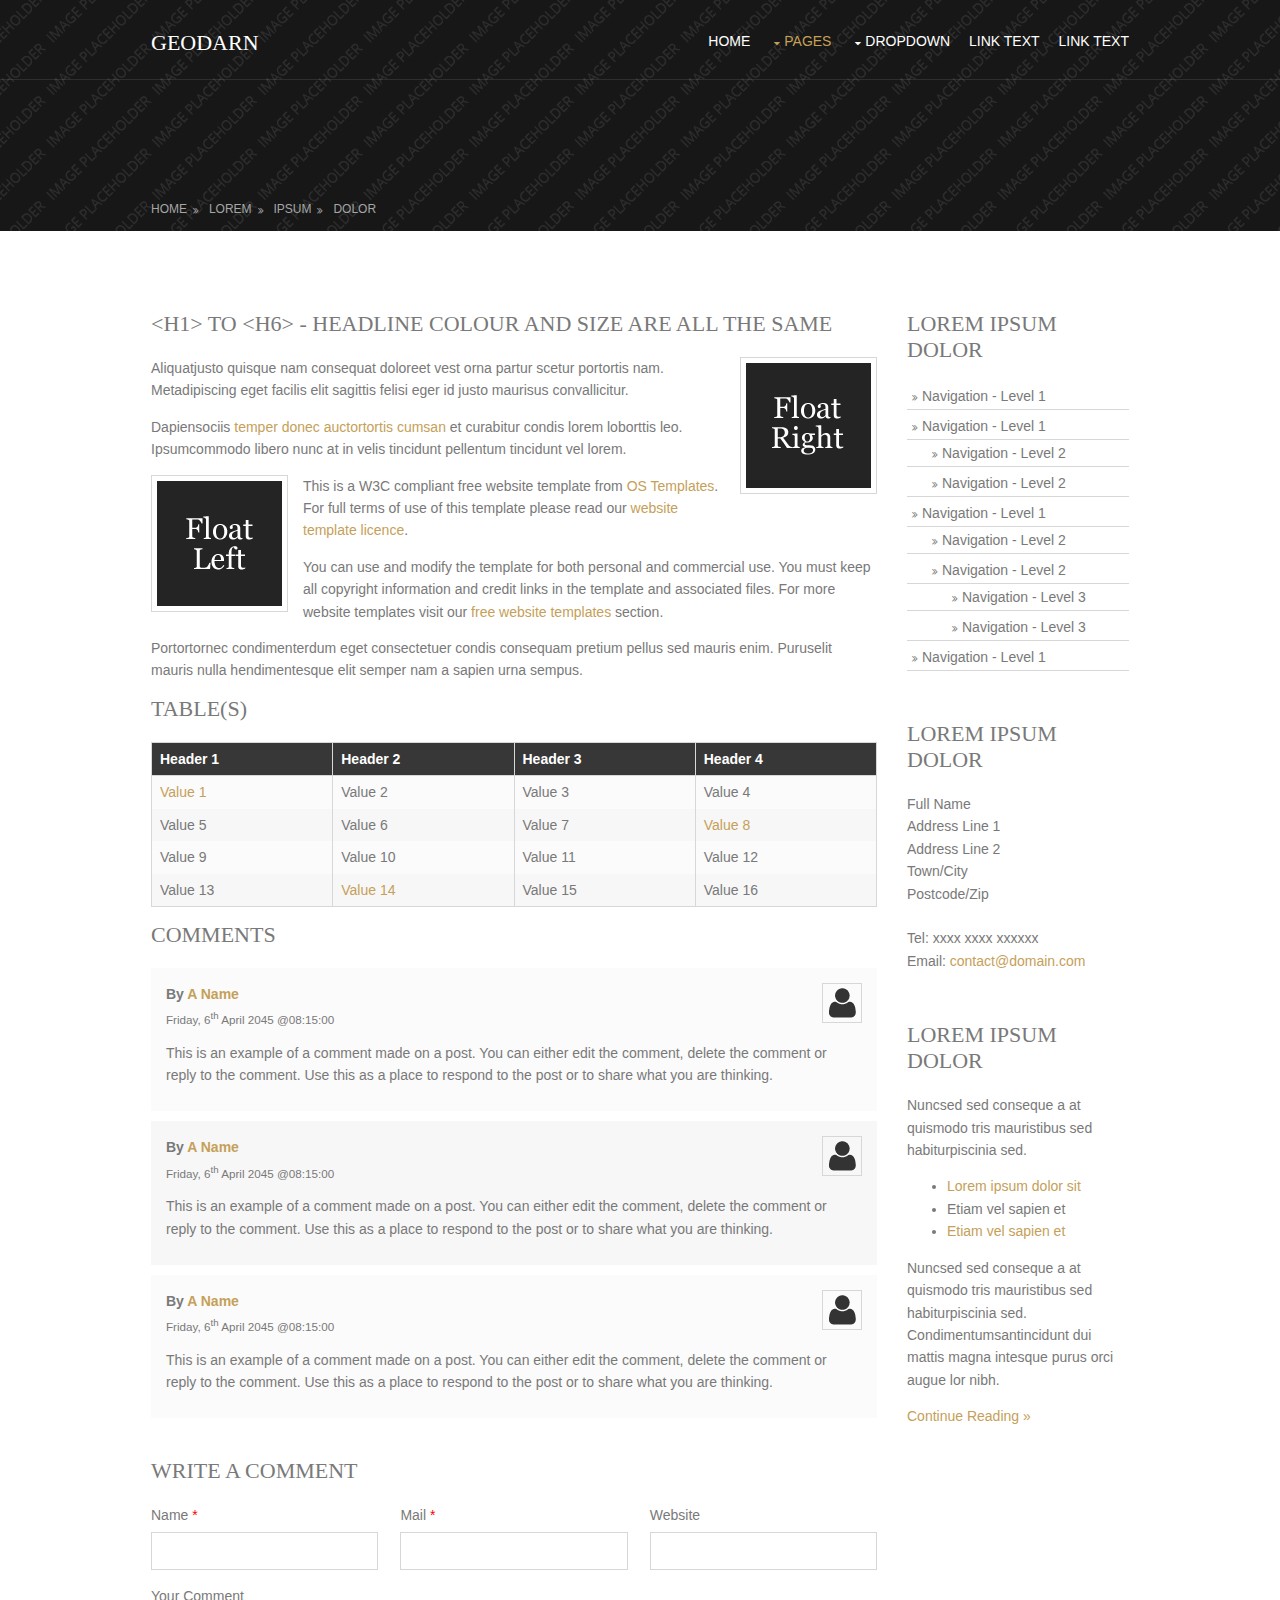
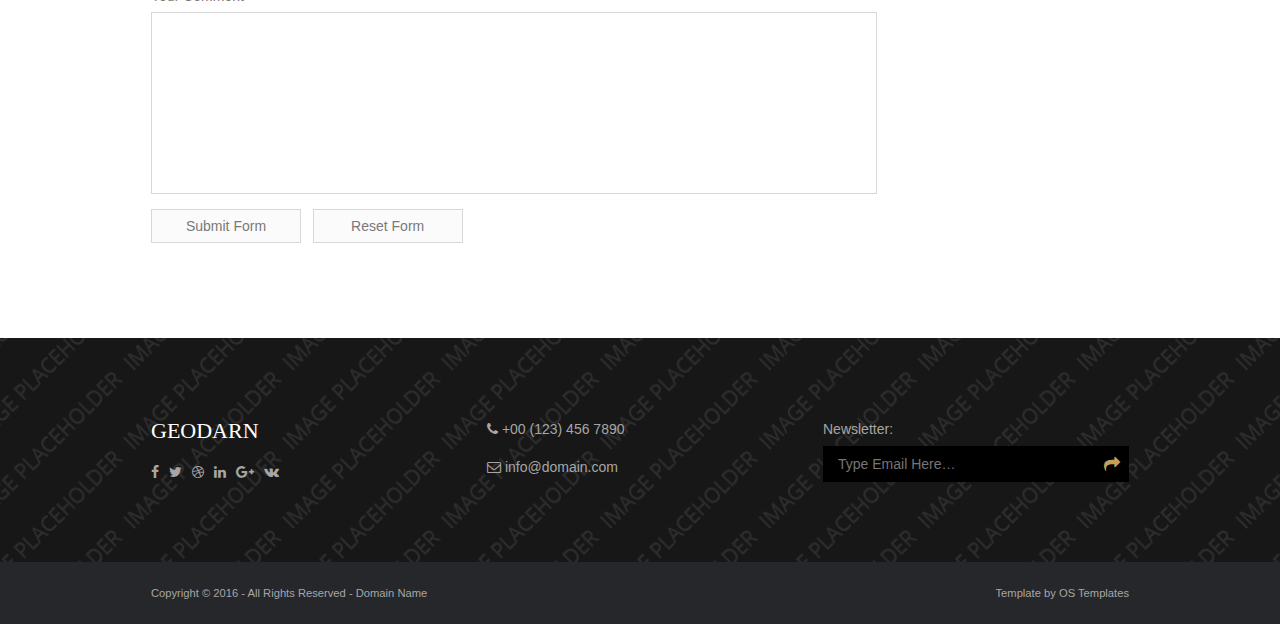
<file: Profile/pages/sidebar-right.html>
<!DOCTYPE html>
<!--
Template Name: Geodarn
Author: <a href="http://www.os-templates.com/">OS Templates</a>
Author URI: http://www.os-templates.com/
Licence: Free to use under our free template licence terms
Licence URI: http://www.os-templates.com/template-terms
-->
<html>
<head>
<title>Geodarn | Pages | Sidebar Right</title>
<meta charset="utf-8">
<meta name="viewport" content="width=device-width, initial-scale=1.0, maximum-scale=1.0, user-scalable=no">
<link href="../layout/styles/layout.css" rel="stylesheet" type="text/css" media="all">
</head>
<body id="top">
<!-- ################################################################################################ -->
<!-- ################################################################################################ -->
<!-- ################################################################################################ -->
<!-- Top Background Image Wrapper -->
<div class="bgded overlay" style="background-image:url('../images/demo/backgrounds/01.png');"> 
  <!-- ################################################################################################ -->
  <div class="wrapper row1">
    <header id="header" class="hoc clear"> 
      <!-- ################################################################################################ -->
      <div id="logo" class="fl_left">
        <h1><a href="../index.html">Geodarn</a></h1>
      </div>
      <nav id="mainav" class="fl_right">
        <ul class="clear">
          <li><a href="../index.html">Home</a></li>
          <li class="active"><a class="drop" href="#">Pages</a>
            <ul>
              <li><a href="gallery.html">Gallery</a></li>
              <li><a href="full-width.html">Full Width</a></li>
              <li><a href="sidebar-left.html">Sidebar Left</a></li>
              <li class="active"><a href="sidebar-right.html">Sidebar Right</a></li>
              <li><a href="basic-grid.html">Basic Grid</a></li>
            </ul>
          </li>
          <li><a class="drop" href="#">Dropdown</a>
            <ul>
              <li><a href="#">Level 2</a></li>
              <li><a class="drop" href="#">Level 2 + Drop</a>
                <ul>
                  <li><a href="#">Level 3</a></li>
                  <li><a href="#">Level 3</a></li>
                  <li><a href="#">Level 3</a></li>
                </ul>
              </li>
              <li><a href="#">Level 2</a></li>
            </ul>
          </li>
          <li><a href="#">Link Text</a></li>
          <li><a href="#">Link Text</a></li>
        </ul>
      </nav>
      <!-- ################################################################################################ -->
    </header>
  </div>
  <!-- ################################################################################################ -->
  <!-- ################################################################################################ -->
  <!-- ################################################################################################ -->
  <div class="wrapper row2">
    <div id="breadcrumb" class="hoc clear"> 
      <!-- ################################################################################################ -->
      <ul>
        <li><a href="#">Home</a></li>
        <li><a href="#">Lorem</a></li>
        <li><a href="#">Ipsum</a></li>
        <li><a href="#">Dolor</a></li>
      </ul>
      <!-- ################################################################################################ -->
    </div>
  </div>
  <!-- ################################################################################################ -->
</div>
<!-- End Top Background Image Wrapper -->
<!-- ################################################################################################ -->
<!-- ################################################################################################ -->
<!-- ################################################################################################ -->
<div class="wrapper row3">
  <main class="hoc container clear"> 
    <!-- main body -->
    <!-- ################################################################################################ -->
    <div class="content three_quarter first"> 
      <!-- ################################################################################################ -->
      <h1>&lt;h1&gt; to &lt;h6&gt; - Headline Colour and Size Are All The Same</h1>
      <img class="imgr borderedbox inspace-5" src="../images/demo/imgr.gif" alt="">
      <p>Aliquatjusto quisque nam consequat doloreet vest orna partur scetur portortis nam. Metadipiscing eget facilis elit sagittis felisi eger id justo maurisus convallicitur.</p>
      <p>Dapiensociis <a href="#">temper donec auctortortis cumsan</a> et curabitur condis lorem loborttis leo. Ipsumcommodo libero nunc at in velis tincidunt pellentum tincidunt vel lorem.</p>
      <img class="imgl borderedbox inspace-5" src="../images/demo/imgl.gif" alt="">
      <p>This is a W3C compliant free website template from <a href="http://www.os-templates.com/" title="Free Website Templates">OS Templates</a>. For full terms of use of this template please read our <a href="http://www.os-templates.com/template-terms">website template licence</a>.</p>
      <p>You can use and modify the template for both personal and commercial use. You must keep all copyright information and credit links in the template and associated files. For more website templates visit our <a href="http://www.os-templates.com/">free website templates</a> section.</p>
      <p>Portortornec condimenterdum eget consectetuer condis consequam pretium pellus sed mauris enim. Puruselit mauris nulla hendimentesque elit semper nam a sapien urna sempus.</p>
      <h1>Table(s)</h1>
      <div class="scrollable">
        <table>
          <thead>
            <tr>
              <th>Header 1</th>
              <th>Header 2</th>
              <th>Header 3</th>
              <th>Header 4</th>
            </tr>
          </thead>
          <tbody>
            <tr>
              <td><a href="#">Value 1</a></td>
              <td>Value 2</td>
              <td>Value 3</td>
              <td>Value 4</td>
            </tr>
            <tr>
              <td>Value 5</td>
              <td>Value 6</td>
              <td>Value 7</td>
              <td><a href="#">Value 8</a></td>
            </tr>
            <tr>
              <td>Value 9</td>
              <td>Value 10</td>
              <td>Value 11</td>
              <td>Value 12</td>
            </tr>
            <tr>
              <td>Value 13</td>
              <td><a href="#">Value 14</a></td>
              <td>Value 15</td>
              <td>Value 16</td>
            </tr>
          </tbody>
        </table>
      </div>
      <div id="comments">
        <h2>Comments</h2>
        <ul>
          <li>
            <article>
              <header>
                <figure class="avatar"><img src="../images/demo/avatar.png" alt=""></figure>
                <address>
                By <a href="#">A Name</a>
                </address>
                <time datetime="2045-04-06T08:15+00:00">Friday, 6<sup>th</sup> April 2045 @08:15:00</time>
              </header>
              <div class="comcont">
                <p>This is an example of a comment made on a post. You can either edit the comment, delete the comment or reply to the comment. Use this as a place to respond to the post or to share what you are thinking.</p>
              </div>
            </article>
          </li>
          <li>
            <article>
              <header>
                <figure class="avatar"><img src="../images/demo/avatar.png" alt=""></figure>
                <address>
                By <a href="#">A Name</a>
                </address>
                <time datetime="2045-04-06T08:15+00:00">Friday, 6<sup>th</sup> April 2045 @08:15:00</time>
              </header>
              <div class="comcont">
                <p>This is an example of a comment made on a post. You can either edit the comment, delete the comment or reply to the comment. Use this as a place to respond to the post or to share what you are thinking.</p>
              </div>
            </article>
          </li>
          <li>
            <article>
              <header>
                <figure class="avatar"><img src="../images/demo/avatar.png" alt=""></figure>
                <address>
                By <a href="#">A Name</a>
                </address>
                <time datetime="2045-04-06T08:15+00:00">Friday, 6<sup>th</sup> April 2045 @08:15:00</time>
              </header>
              <div class="comcont">
                <p>This is an example of a comment made on a post. You can either edit the comment, delete the comment or reply to the comment. Use this as a place to respond to the post or to share what you are thinking.</p>
              </div>
            </article>
          </li>
        </ul>
        <h2>Write A Comment</h2>
        <form action="#" method="post">
          <div class="one_third first">
            <label for="name">Name <span>*</span></label>
            <input type="text" name="name" id="name" value="" size="22" required>
          </div>
          <div class="one_third">
            <label for="email">Mail <span>*</span></label>
            <input type="email" name="email" id="email" value="" size="22" required>
          </div>
          <div class="one_third">
            <label for="url">Website</label>
            <input type="url" name="url" id="url" value="" size="22">
          </div>
          <div class="block clear">
            <label for="comment">Your Comment</label>
            <textarea name="comment" id="comment" cols="25" rows="10"></textarea>
          </div>
          <div>
            <input type="submit" name="submit" value="Submit Form">
            &nbsp;
            <input type="reset" name="reset" value="Reset Form">
          </div>
        </form>
      </div>
      <!-- ################################################################################################ -->
    </div>
    <!-- ################################################################################################ -->
    <!-- ################################################################################################ -->
    <div class="sidebar one_quarter"> 
      <!-- ################################################################################################ -->
      <h6>Lorem ipsum dolor</h6>
      <nav class="sdb_holder">
        <ul>
          <li><a href="#">Navigation - Level 1</a></li>
          <li><a href="#">Navigation - Level 1</a>
            <ul>
              <li><a href="#">Navigation - Level 2</a></li>
              <li><a href="#">Navigation - Level 2</a></li>
            </ul>
          </li>
          <li><a href="#">Navigation - Level 1</a>
            <ul>
              <li><a href="#">Navigation - Level 2</a></li>
              <li><a href="#">Navigation - Level 2</a>
                <ul>
                  <li><a href="#">Navigation - Level 3</a></li>
                  <li><a href="#">Navigation - Level 3</a></li>
                </ul>
              </li>
            </ul>
          </li>
          <li><a href="#">Navigation - Level 1</a></li>
        </ul>
      </nav>
      <div class="sdb_holder">
        <h6>Lorem ipsum dolor</h6>
        <address>
        Full Name<br>
        Address Line 1<br>
        Address Line 2<br>
        Town/City<br>
        Postcode/Zip<br>
        <br>
        Tel: xxxx xxxx xxxxxx<br>
        Email: <a href="#">contact@domain.com</a>
        </address>
      </div>
      <div class="sdb_holder">
        <article>
          <h6>Lorem ipsum dolor</h6>
          <p>Nuncsed sed conseque a at quismodo tris mauristibus sed habiturpiscinia sed.</p>
          <ul>
            <li><a href="#">Lorem ipsum dolor sit</a></li>
            <li>Etiam vel sapien et</li>
            <li><a href="#">Etiam vel sapien et</a></li>
          </ul>
          <p>Nuncsed sed conseque a at quismodo tris mauristibus sed habiturpiscinia sed. Condimentumsantincidunt dui mattis magna intesque purus orci augue lor nibh.</p>
          <p class="more"><a href="#">Continue Reading &raquo;</a></p>
        </article>
      </div>
      <!-- ################################################################################################ -->
    </div>
    <!-- ################################################################################################ -->
    <!-- / main body -->
    <div class="clear"></div>
  </main>
</div>
<!-- ################################################################################################ -->
<!-- ################################################################################################ -->
<!-- ################################################################################################ -->
<div class="wrapper row4 bgded overlay" style="background-image:url('../images/demo/backgrounds/02.png');">
  <footer id="footer" class="hoc clear"> 
    <!-- ################################################################################################ -->
    <div class="one_third first">
      <h3 class="heading">Geodarn</h3>
      <ul class="faico clear">
        <li><a class="faicon-facebook" href="#"><i class="fa fa-facebook"></i></a></li>
        <li><a class="faicon-twitter" href="#"><i class="fa fa-twitter"></i></a></li>
        <li><a class="faicon-dribble" href="#"><i class="fa fa-dribbble"></i></a></li>
        <li><a class="faicon-linkedin" href="#"><i class="fa fa-linkedin"></i></a></li>
        <li><a class="faicon-google-plus" href="#"><i class="fa fa-google-plus"></i></a></li>
        <li><a class="faicon-vk" href="#"><i class="fa fa-vk"></i></a></li>
      </ul>
    </div>
    <div class="one_third">
      <ul class="nospace meta">
        <li class="btmspace-15"><i class="fa fa-phone"></i> +00 (123) 456 7890</li>
        <li><i class="fa fa-envelope-o"></i> info@domain.com</li>
      </ul>
    </div>
    <div class="one_third">
      <form method="post" action="#">
        <fieldset>
          <legend>Newsletter:</legend>
          <div class="clear">
            <input type="text" value="" placeholder="Type Email Here&hellip;">
            <button class="fa fa-share" type="submit" title="Submit"><em>Submit</em></button>
          </div>
        </fieldset>
      </form>
    </div>
    <!-- ################################################################################################ -->
  </footer>
</div>
<!-- ################################################################################################ -->
<!-- ################################################################################################ -->
<!-- ################################################################################################ -->
<div class="wrapper row5">
  <div id="copyright" class="hoc clear"> 
    <!-- ################################################################################################ -->
    <p class="fl_left">Copyright &copy; 2016 - All Rights Reserved - <a href="#">Domain Name</a></p>
    <p class="fl_right">Template by <a target="_blank" href="http://www.os-templates.com/" title="Free Website Templates">OS Templates</a></p>
    <!-- ################################################################################################ -->
  </div>
</div>
<!-- ################################################################################################ -->
<!-- ################################################################################################ -->
<!-- ################################################################################################ -->
<a id="backtotop" href="#top"><i class="fa fa-chevron-up"></i></a>
<!-- JAVASCRIPTS -->
<script src="../layout/scripts/jquery.min.js"></script>
<script src="../layout/scripts/jquery.backtotop.js"></script>
<script src="../layout/scripts/jquery.mobilemenu.js"></script>
</body>
</html>
</file>
<file: home/css/agency.css>
body {
  overflow-x: hidden;
  font-family: 'Roboto Slab', 'Helvetica Neue', Helvetica, Arial, sans-serif;
}

p {
  line-height: 1.75;
}

a {
  color: #fed136;
}

a:hover {
  color: #fec503;
}

.text-primary {
  color: #fed136 !important;
}

h1,
h2,
h3,
h4,
h5,
h6 {
  font-weight: 700;
  font-family: 'Montserrat', 'Helvetica Neue', Helvetica, Arial, sans-serif;
}

section {
  padding: 100px 0;
}

section h2.section-heading {
  font-size: 40px;
  margin-top: 0;
  margin-bottom: 15px;
}

section h3.section-subheading {
  font-size: 16px;
  font-weight: 400;
  font-style: italic;
  margin-bottom: 75px;
  text-transform: none;
  font-family: 'Droid Serif', 'Helvetica Neue', Helvetica, Arial, sans-serif;
}

@media (min-width: 768px) {
  section {
    padding: 150px 0;
  }
}

.btn {
  font-family: 'Montserrat', 'Helvetica Neue', Helvetica, Arial, sans-serif;
  font-weight: 700;
}

.btn-xl {
  font-size: 18px;
  padding: 20px 40px;
}

.btn-primary {
  background-color: #fed136;
  border-color: #fed136;
}

.btn-primary:active, .btn-primary:focus, .btn-primary:hover {
  background-color: #fec810 !important;
  border-color: #fec810 !important;
  color: white;
}

.btn-primary:active, .btn-primary:focus {
  box-shadow: 0 0 0 0.2rem rgba(254, 209, 55, 0.5) !important;
}

::-moz-selection {
  background: #fed136;
  text-shadow: none;
}

::selection {
  background: #fed136;
  text-shadow: none;
}

img::selection {
  background: transparent;
}

img::-moz-selection {
  background: transparent;
}

#mainNav {
  background-color: #212529;
}

#mainNav .navbar-toggler {
  font-size: 12px;
  right: 0;
  padding: 13px;
  text-transform: uppercase;
  color: white;
  border: 0;
  background-color: #fed136;
  font-family: 'Montserrat', 'Helvetica Neue', Helvetica, Arial, sans-serif;
}

#mainNav .navbar-brand {
  color: #fed136;
  font-family: 'Kaushan Script', 'Helvetica Neue', Helvetica, Arial, cursive;
}

#mainNav .navbar-brand.active, #mainNav .navbar-brand:active, #mainNav .navbar-brand:focus, #mainNav .navbar-brand:hover {
  color: #fec503;
}

#mainNav .navbar-nav .nav-item .nav-link {
  font-size: 90%;
  font-weight: 400;
  padding: 0.75em 0;
  letter-spacing: 1px;
  color: white;
  font-family: 'Montserrat', 'Helvetica Neue', Helvetica, Arial, sans-serif;
}

#mainNav .navbar-nav .nav-item .nav-link.active, #mainNav .navbar-nav .nav-item .nav-link:hover {
  color: #fed136;
}

@media (min-width: 992px) {
  #mainNav {
    padding-top: 25px;
    padding-bottom: 25px;
    -webkit-transition: padding-top 0.3s, padding-bottom 0.3s;
    -moz-transition: padding-top 0.3s, padding-bottom 0.3s;
    transition: padding-top 0.3s, padding-bottom 0.3s;
    border: none;
    background-color: transparent;
  }
  #mainNav .navbar-brand {
    font-size: 1.75em;
    -webkit-transition: all 0.3s;
    -moz-transition: all 0.3s;
    transition: all 0.3s;
  }
  #mainNav .navbar-nav .nav-item .nav-link {
    padding: 1.1em 1em !important;
  }
  #mainNav.navbar-shrink {
    padding-top: 0;
    padding-bottom: 0;
    background-color: #212529;
  }
  #mainNav.navbar-shrink .navbar-brand {
    font-size: 1.25em;
    padding: 12px 0;
  }
}

header.masthead {
  text-align: center;
  color: white;
  background-image: url("../img/bg.jpg");
  background-repeat: no-repeat;
  background-attachment: scroll;
  background-position: center center;
  -webkit-background-size: cover;
  -moz-background-size: cover;
  -o-background-size: cover;
  background-size: cover;
}

header.masthead .intro-text {
  padding-top: 150px;
  padding-bottom: 100px;
}

header.masthead .intro-text .intro-lead-in {
  font-size: 22px;
  font-style: italic;
  line-height: 22px;
  margin-bottom: 25px;
  font-family: 'Droid Serif', 'Helvetica Neue', Helvetica, Arial, sans-serif;
}

header.masthead .intro-text .intro-heading {
  font-size: 50px;
  font-weight: 700;
  line-height: 50px;
  margin-bottom: 25px;
  font-family: 'Montserrat', 'Helvetica Neue', Helvetica, Arial, sans-serif;
}

@media (min-width: 768px) {
  header.masthead .intro-text {
    padding-top: 300px;
    padding-bottom: 200px;
  }
  header.masthead .intro-text .intro-lead-in {
    font-size: 40px;
    font-style: italic;
    line-height: 40px;
    margin-bottom: 25px;
    font-family: 'Droid Serif', 'Helvetica Neue', Helvetica, Arial, sans-serif;
  }
  header.masthead .intro-text .intro-heading {
    font-size: 75px;
    font-weight: 700;
    line-height: 75px;
    margin-bottom: 50px;
    font-family: 'Montserrat', 'Helvetica Neue', Helvetica, Arial, sans-serif;
  }
}

.service-heading {
  margin: 15px 0;
  text-transform: none;
}


@media (min-width: 768px) {
  .timeline:before {
    left: 50%;
  }
  .timeline > li {
    min-height: 100px;
    margin-bottom: 100px;
  }
  .timeline > li .timeline-panel {
    float: left;
    width: 41%;
    padding: 0 20px 20px 30px;
    text-align: right;
  }
  .timeline > li .timeline-image {
    left: 50%;
    width: 100px;
    height: 100px;
    margin-left: -50px;
  }
  .timeline > li .timeline-image h4 {
    font-size: 13px;
    line-height: 18px;
    margin-top: 16px;
  }
  .timeline > li.timeline-inverted > .timeline-panel {
    float: right;
    padding: 0 30px 20px 20px;
    text-align: left;
  }
}

@media (min-width: 992px) {
  .timeline > li {
    min-height: 150px;
  }
  .timeline > li .timeline-panel {
    padding: 0 20px 20px;
  }
  .timeline > li .timeline-image {
    width: 150px;
    height: 150px;
    margin-left: -75px;
  }
  .timeline > li .timeline-image h4 {
    font-size: 18px;
    line-height: 26px;
    margin-top: 30px;
  }
  .timeline > li.timeline-inverted > .timeline-panel {
    padding: 0 20px 20px;
  }
}

@media (min-width: 1200px) {
  .timeline > li {
    min-height: 170px;
  }
  .timeline > li .timeline-panel {
    padding: 0 20px 20px 100px;
  }
  .timeline > li .timeline-image {
    width: 170px;
    height: 170px;
    margin-left: -85px;
  }
  .timeline > li .timeline-image h4 {
    margin-top: 40px;
  }
  .timeline > li.timeline-inverted > .timeline-panel {
    padding: 0 100px 20px 20px;
  }
}

.team-member {
  margin-bottom: 50px;
  text-align: center;
}

.team-member img {
  width: 225px;
  height: 225px;
  border: 7px solid #fff;
}

.team-member h4 {
  margin-top: 25px;
  margin-bottom: 0;
  text-transform: none;
}

.team-member p {
  margin-top: 0;
}

section#contact {
  background-color: #212529;
  background-image: url("../img/map-image.png");
  background-repeat: no-repeat;
  background-position: center;
}

section#contact .section-heading {
  color: #fff;
}

section#contact .form-group {
  margin-bottom: 25px;
}

section#contact .form-group input,
section#contact .form-group textarea {
  padding: 20px;
}

section#contact .form-group input.form-control {
  height: auto;
}

section#contact .form-group textarea.form-control {
  height: 248px;
}

section#contact .form-control:focus {
  border-color: #fed136;
  box-shadow: none;
}

section#contact ::-webkit-input-placeholder {
  font-weight: 700;
  color: #ced4da;
  font-family: 'Montserrat', 'Helvetica Neue', Helvetica, Arial, sans-serif;
}

section#contact :-moz-placeholder {
  font-weight: 700;
  color: #ced4da;
  /* Firefox 18- */
  font-family: 'Montserrat', 'Helvetica Neue', Helvetica, Arial, sans-serif;
}

section#contact ::-moz-placeholder {
  font-weight: 700;
  color: #ced4da;
  /* Firefox 19+ */
  font-family: 'Montserrat', 'Helvetica Neue', Helvetica, Arial, sans-serif;
}

section#contact :-ms-input-placeholder {
  font-weight: 700;
  color: #ced4da;
  font-family: 'Montserrat', 'Helvetica Neue', Helvetica, Arial, sans-serif;
}

footer {
  padding: 25px 0;
  text-align: center;
}

footer span.copyright {
  font-size: 90%;
  line-height: 40px;
  text-transform: none;
  font-family: 'Montserrat', 'Helvetica Neue', Helvetica, Arial, sans-serif;
}

footer ul.quicklinks {
  font-size: 90%;
  line-height: 40px;
  margin-bottom: 0;
  text-transform: none;
  font-family: 'Montserrat', 'Helvetica Neue', Helvetica, Arial, sans-serif;
}

ul.social-buttons {
  margin-bottom: 0;
}

ul.social-buttons li a {
  font-size: 20px;
  line-height: 40px;
  display: block;
  width: 40px;
  height: 40px;
  -webkit-transition: all 0.3s;
  -moz-transition: all 0.3s;
  transition: all 0.3s;
  color: white;
  border-radius: 100%;
  outline: none;
  background-color: #212529;
}

ul.social-buttons li a:active, ul.social-buttons li a:focus, ul.social-buttons li a:hover {
  background-color: #fed136;
}
</file>
<file: Profile/layout/styles/layout.css>
@charset "utf-8";
/*
Template Name: Geodarn
Author: <a href="http://www.os-templates.com/">OS Templates</a>
Author URI: http://www.os-templates.com/
Licence: Free to use under our free template licence terms
Licence URI: http://www.os-templates.com/template-terms
File: Layout CSS
*/

@import url("fontawesome-4.6.3.min.css");
@import url("custom.flexslider.css");
@import url("framework.css");

/* Rows
--------------------------------------------------------------------------------------------------------------- */
.row0, .row0 a{}
.row1{border-bottom:1px solid;}
.row2, .row2 a{}
.row3, .row3 a{}
.row4, .row4 a{}
.row5, .row5 a{}


/* Header
--------------------------------------------------------------------------------------------------------------- */
#header{}

#header #logo{margin:30px 0 0 0;}
#header #logo h1{margin:0; padding:0; font-size:22px; text-transform:uppercase;}


/* Page Intro
--------------------------------------------------------------------------------------------------------------- */
#pageintro{padding:150px 0;}

#pageintro li article{display:block; max-width:75%; margin:0 auto; text-align:center;}
#pageintro li article *{margin:0;}

#pageintro li p:first-of-type{margin-bottom:10px; font-style:italic;}
#pageintro li .heading{margin-bottom:30px; font-size:3rem; word-wrap:break-word;}
#pageintro li p:nth-of-type(2){line-height:1.5rem;}
#pageintro li footer{margin-top:40px;}


/* Content Area
--------------------------------------------------------------------------------------------------------------- */
.container{padding:80px 0;}

/* Content */
.container .content{}

.services{}
.services li:nth-child(-n+3){margin-bottom:30px;}/* Adds bottom margin to the first three elements only */
.services article{position:relative; padding:20px 20px 50px; border-bottom:2px solid; text-align:center;}
.services article .txtwrap{padding:20px; border:1px solid;}
.services article .txtwrap *{margin:0;}
.services article .txtwrap i{margin-bottom:50px;}
.services article .txtwrap .heading{margin-bottom:20px; font-size:1.2rem;}
.services article footer{display:block; position:absolute; bottom:0; left:0; width:100%; line-height:1;}
.services article footer a{display:block; width:100%; padding:8px 0; opacity:0;}
.services article:hover footer a, .services .active article footer a{opacity:1;}

/* Comments */
#comments ul{margin:0 0 40px 0; padding:0; list-style:none;}
#comments li{margin:0 0 10px 0; padding:15px;}
#comments .avatar{float:right; margin:0 0 10px 10px; padding:3px; border:1px solid;}
#comments address{font-weight:bold;}
#comments time{font-size:smaller;}
#comments .comcont{display:block; margin:0; padding:0;}
#comments .comcont p{margin:10px 5px 10px 0; padding:0;}

#comments form{display:block; width:100%;}
#comments input, #comments textarea{width:100%; padding:10px; border:1px solid;}
#comments textarea{overflow:auto;}
#comments div{margin-bottom:15px;}
#comments input[type="submit"], #comments input[type="reset"]{display:inline-block; width:auto; min-width:150px; margin:0; padding:8px 5px; cursor:pointer;}

/* Sidebar */
.container .sidebar{}

.sidebar .sdb_holder{margin-bottom:50px;}
.sidebar .sdb_holder:last-child{margin-bottom:0;}


/* Footer
--------------------------------------------------------------------------------------------------------------- */
#footer{padding:80px 0;}

#footer form{display:block; position:relative; width:100%;}
#footer form legend{display:block; margin-bottom:5px;}
#footer form div{position:relative;}
#footer input, #footer button{display:block; height:36px; border:none;}
#footer input{width:100%; min-width:180px; padding:5px 40px 5px 15px;}
#footer button{position:absolute; top:1px; right:1px; width:32px; height:34px; font-size:16px; cursor:pointer;}
#footer button em{display:none;}


/* Copyright
--------------------------------------------------------------------------------------------------------------- */
#copyright{padding:20px 0; font-size:.8rem;}
#copyright *{margin:0; padding:0;}


/* Transition Fade
--------------------------------------------------------------------------------------------------------------- */
*, *::before, *::after{transition:all .3s ease-in-out;}
#mainav form *{transition:none !important;}


/* ------------------------------------------------------------------------------------------------------------ */
/* ------------------------------------------------------------------------------------------------------------ */
/* ------------------------------------------------------------------------------------------------------------ */
/* ------------------------------------------------------------------------------------------------------------ */
/* ------------------------------------------------------------------------------------------------------------ */


/* Navigation
--------------------------------------------------------------------------------------------------------------- */
nav ul, nav ol{margin:0; padding:0; list-style:none;}

#mainav, #breadcrumb, .sidebar nav{line-height:normal;}
#mainav .drop::after, #mainav li li .drop::after, #breadcrumb li a::after, .sidebar nav a::after{position:absolute; font-family:"FontAwesome"; font-size:10px; line-height:10px;}

/* Top Navigation */
#mainav{}
#mainav ul.clear{margin-top:3px;}
#mainav ul{text-transform:uppercase;}
#mainav ul ul{z-index:9999; position:absolute; width:180px; text-transform:none;}
#mainav ul ul ul{left:180px; top:0;}
#mainav li{display:inline-block; position:relative; margin:0 15px 0 0; padding:0;}
#mainav li:last-child{margin-right:0;}
#mainav li li{width:100%; margin:0;}
#mainav li a{display:block; padding:30px 0;}
#mainav li li a{border:solid; border-width:0 0 1px 0;}
#mainav .drop{padding-left:15px;}
#mainav li li a, #mainav li li .drop{display:block; margin:0; padding:10px 15px;}
#mainav .drop::after, #mainav li li .drop::after{content:"\f0d7";}
#mainav .drop::after{top:35px; left:5px;}
#mainav li li .drop::after{top:15px; left:5px;}
#mainav ul ul{visibility:hidden; opacity:0;}
#mainav ul li:hover > ul{visibility:visible; opacity:1;}

#mainav form{display:none; margin:0; padding:0;}
#mainav form select, #mainav form select option{display:block; cursor:pointer; outline:none;}
#mainav form select{width:100%; padding:5px; border:1px solid;}
#mainav form select option{margin:5px; padding:0; border:none;}

/* Breadcrumb */
#breadcrumb{padding:120px 0 15px;}
#breadcrumb ul{margin:0; padding:0; list-style:none; text-transform:uppercase;}
#breadcrumb li{display:inline-block; margin:0 6px 0 0; padding:0;}
#breadcrumb li a{display:block; position:relative; margin:0; padding:0 12px 0 0; font-size:12px;}
#breadcrumb li a::after{top:3px; right:0; content:"\f101";}
#breadcrumb li:last-child a{margin:0; padding:0;}
#breadcrumb li:last-child a::after{display:none;}

/* Sidebar Navigation */
.sidebar nav{display:block; width:100%;}
.sidebar nav li{margin:0 0 3px 0; padding:0;}
.sidebar nav a{display:block; position:relative; margin:0; padding:5px 10px 5px 15px; text-decoration:none; border:solid; border-width:0 0 1px 0;}
.sidebar nav a::after{top:9px; left:5px; content:"\f101";}
.sidebar nav ul ul a{padding-left:35px;}
.sidebar nav ul ul a::after{left:25px;}
.sidebar nav ul ul ul a{padding-left:55px;}
.sidebar nav ul ul ul a::after{left:45px;}

/* Pagination */
.pagination{display:block; width:100%; text-align:center; clear:both;}
.pagination li{display:inline-block; margin:0 2px 0 0;}
.pagination li:last-child{margin-right:0;}
.pagination a, .pagination strong{display:block; padding:8px 11px; border:1px solid; background-clip:padding-box; font-weight:normal;}

/* Back to Top */
#backtotop{z-index:999; display:inline-block; position:fixed; visibility:hidden; bottom:20px; right:20px; width:36px; height:36px; line-height:36px; font-size:16px; text-align:center; opacity:.2;}
#backtotop i{display:block; width:100%; height:100%; line-height:inherit;}
#backtotop.visible{visibility:visible; opacity:.5;}
#backtotop:hover{opacity:1;}


/* Tables
--------------------------------------------------------------------------------------------------------------- */
table, th, td{border:1px solid; border-collapse:collapse; vertical-align:top;}
table, th{table-layout:auto;}
table{width:100%; margin-bottom:15px;}
th, td{padding:5px 8px;}
td{border-width:0 1px;}


/* Gallery
--------------------------------------------------------------------------------------------------------------- */
#gallery{display:block; width:100%; margin-bottom:50px;}
#gallery figure figcaption{display:block; width:100%; clear:both;}
#gallery li{margin-bottom:30px;}


/* Font Awesome Social Icons
--------------------------------------------------------------------------------------------------------------- */
.faico{margin:0; padding:0; list-style:none;}
.faico li{display:inline-block; float:left; margin:0 10px 0 0; padding:0; line-height:normal;}
.faico li:last-child{margin-right:0;}
.faico a{display:block; font-size:14px; text-align:center;}

.faico a{color:inherit; background-color:transparent;}
.faicon-dribble:hover{color:#EA4C89;}
.faicon-facebook:hover{color:#3B5998;}
.faicon-google-plus:hover{color:#DB4A39;}
.faicon-linkedin:hover{color:#0E76A8;}
.faicon-pinterest:hover{color:#C8232C;}
.faicon-rss:hover{color:#EE802F;}
.faicon-twitter:hover{color:#00ACEE;}


/* ------------------------------------------------------------------------------------------------------------ */
/* ------------------------------------------------------------------------------------------------------------ */
/* ------------------------------------------------------------------------------------------------------------ */
/* ------------------------------------------------------------------------------------------------------------ */
/* ------------------------------------------------------------------------------------------------------------ */


/* Colours
--------------------------------------------------------------------------------------------------------------- */
body{color:#A6A6A6; background-color:#26272B;}
a{color:#C5A059;}
a:active, a:focus{background:transparent;}/* IE10 + 11 Bugfix - prevents grey background */
hr, .borderedbox{border-color:#D7D7D7;}
label span{color:#FF0000; background-color:inherit;}
input:focus, textarea:focus, *:required:focus{border-color:#C5A059;}
.overlay{color:#FFFFFF; background-color:inherit;}
.overlay::after{color:inherit; background-color:rgba(0,0,0,.55);}

.btn, .btn.inverse:hover{color:#FFFFFF; background-color:#C5A059; border-color:#C5A059;}
.btn:hover, .btn.inverse{color:inherit; background-color:transparent; border-color:inherit;}


/* Rows */
.row0, .row0 a{}
.row1{border-color:rgba(255,255,255,.1);}
.row2{color:#A6A6A6;}
.row3{color:#797979; background-color:#FFFFFF;}
.row4.overlay{color:#A6A6A6; background-color:#151517;}
.row5, .row5 a{color:#A6A6A6; background-color:#26272B;}


/* Header */
#header #logo a{color:inherit;}


/* Content Area */
.services article{color:inherit; border-color:#C5A059;}
.services article .txtwrap{border-color:transparent;}
.services article:hover .txtwrap, .services .active article .txtwrap{color:#FFFFFF; border-color:#D7D7D7;}
.services article footer a{color:#FFFFFF; background-color:#C5A059;}

#shout .heading{color:#FFFFFF; background:inherit;}


/* Footer */
#footer .heading{color:#FFFFFF;}
#footer input, #footer button{color:#FFFFFF; background-color:#000000;}
#footer button{color:#C5A059;}


/* Navigation */
#mainav li a{color:inherit;}
#mainav .active a, #mainav a:hover, #mainav li:hover > a{color:#C5A059; background-color:inherit;}
#mainav li li a, #mainav .active li a{color:#FFFFFF; background-color:rgba(0,0,0,.6); border-color:rgba(0,0,0,.6);}
#mainav li li:hover > a, #mainav .active .active > a{color:#FFFFFF; background-color:#C5A059;}
#mainav form select{color:#FFFFFF; background-color:#26272B; border-color:rgba(255,255,255,.2);}

#breadcrumb a{color:inherit; background-color:inherit;}
#breadcrumb li:last-child a{}

.container .sidebar nav a{color:inherit; border-color:#D7D7D7;}
.container .sidebar nav a:hover{color:#C5A059;}

.pagination a, .pagination strong{border-color:#D7D7D7;}
.pagination .current *{color:#FFFFFF; background-color:#C5A059;}

#backtotop{color:#FFFFFF; background-color:#C5A059;}


/* Tables + Comments */
table, th, td, #comments .avatar, #comments input, #comments textarea{border-color:#D7D7D7;}
#comments input:focus, #comments textarea:focus, #comments *:required:focus{border-color:#C5A059;}
th{color:#FFFFFF; background-color:#373737;}
tr, #comments li, #comments input[type="submit"], #comments input[type="reset"]{color:inherit; background-color:#FBFBFB;}
tr:nth-child(even), #comments li:nth-child(even){color:inherit; background-color:#F7F7F7;}
table a, #comments a{background-color:inherit;}


/* ------------------------------------------------------------------------------------------------------------ */
/* ------------------------------------------------------------------------------------------------------------ */
/* ------------------------------------------------------------------------------------------------------------ */
/* ------------------------------------------------------------------------------------------------------------ */
/* ------------------------------------------------------------------------------------------------------------ */


/* Media Queries
--------------------------------------------------------------------------------------------------------------- */
@-ms-viewport{width:device-width;}


/* Max Wrapper Width - Laptop, Desktop etc.
--------------------------------------------------------------------------------------------------------------- */
@media screen and (min-width:978px){
	.hoc{max-width:978px;}
}


/* Mobile Devices
--------------------------------------------------------------------------------------------------------------- */
@media screen and (max-width:900px){
	.hoc{max-width:90%;}

	#header{padding:30px 0 15px;}
	#header #logo{margin:0;}

	#mainav{}
	#mainav ul{display:none;}
	#mainav form{display:block;}

	#breadcrumb{}

	.container{}
	#comments input[type="reset"]{margin-top:10px;}
	.pagination li{display:inline-block; margin:0 5px 5px 0;}

	#footer{}

	#copyright{}
	#copyright p:first-of-type{margin-bottom:10px;}
}


@media screen and (max-width:750px){
	.imgl, .imgr{display:inline-block; float:none; margin:0 0 10px 0;}
	.fl_left, .fl_right{display:block; float:none;}
	.one_half, .one_third, .two_third, .one_quarter, .two_quarter, .three_quarter{display:block; float:none; width:auto; margin:0 0 30px 0; padding:0;}

	#topbar, #header{text-align:center;}

	#header #logo{margin-bottom:15px;}

	#shout footer{margin-bottom:0;}

	#footer{padding-bottom:50px;}
}


/* Other
--------------------------------------------------------------------------------------------------------------- */
@media screen and (max-width:650px){
	.scrollable{display:block; width:100%; margin:0 0 30px 0; padding:0 0 15px 0; overflow:auto; overflow-x:scroll;}
	.scrollable table{margin:0; padding:0; white-space:nowrap;}

	.inline li{display:block; margin-bottom:10px;}
	.pushright li{margin-right:0;}

	.font-x2{font-size:1.4rem;}
	.font-x3{font-size:1.6rem;}

	#pageintro li article{max-width:none; width:100%;}
	#pageintro li .heading{font-size:1.6rem;}
}
</file>
<file: assets/css/main.css>
@charset "UTF-8";
@import url(font-awesome.min.css);
@import "https://fonts.googleapis.com/css?family=Raleway:100,300,600";

/*
	Theory by TEMPLATED
	templated.co @templatedco
	Released for free under the Creative Commons Attribution 3.0 license (templated.co/license)
*/

/* Reset */

	html, body, div, span, applet, object, iframe, h1, h2, h3, h4, h5, h6, p, blockquote, pre, a, abbr, acronym, address, big, cite, code, del, dfn, em, img, ins, kbd, q, s, samp, small, strike, strong, sub, sup, tt, var, b, u, i, center, dl, dt, dd, ol, ul, li, fieldset, form, label, legend, table, caption, tbody, tfoot, thead, tr, th, td, article, aside, canvas, details, embed, figure, figcaption, footer, header, hgroup, menu, nav, output, ruby, section, summary, time, mark, audio, video {
		margin: 0;
		padding: 0;
		border: 0;
		font-size: 100%;
		font: inherit;
		vertical-align: baseline;
	}

	article, aside, details, figcaption, figure, footer, header, hgroup, menu, nav, section {
		display: block;
	}

	body {
		line-height: 1;
	}

	ol, ul {
		list-style: none;
	}

	blockquote, q {
		quotes: none;
	}

	blockquote:before, blockquote:after, q:before, q:after {
		content: '';
		content: none;
	}

	table {
		border-collapse: collapse;
		border-spacing: 0;
	}

	body {
		-webkit-text-size-adjust: none;
	}

/* Box Model */

	*, *:before, *:after {
		-moz-box-sizing: border-box;
		-webkit-box-sizing: border-box;
		box-sizing: border-box;
	}

/* Containers */

	.container {
		margin-left: auto;
		margin-right: auto;
	}

	.container.\31 25\25 {
		width: 100%;
		max-width: 100em;
		min-width: 80em;
	}

	.container.\37 5\25 {
		width: 60em;
	}

	.container.\35 0\25 {
		width: 40em;
	}

	.container.\32 5\25 {
		width: 20em;
	}

	.container {
		width: 80em;
	}

	@media screen and (max-width: 1680px) {

		.container.\31 25\25 {
			width: 100%;
			max-width: 100em;
			min-width: 80em;
		}

		.container.\37 5\25 {
			width: 60em;
		}

		.container.\35 0\25 {
			width: 40em;
		}

		.container.\32 5\25 {
			width: 20em;
		}

		.container {
			width: 80em;
		}

	}

	@media screen and (max-width: 1280px) {

		.container.\31 25\25 {
			width: 100%;
			max-width: 81.25em;
			min-width: 65em;
		}

		.container.\37 5\25 {
			width: 48.75em;
		}

		.container.\35 0\25 {
			width: 32.5em;
		}

		.container.\32 5\25 {
			width: 16.25em;
		}

		.container {
			width: 65em;
		}

	}

	@media screen and (max-width: 980px) {

		.container.\31 25\25 {
			width: 100%;
			max-width: 112.5%;
			min-width: 90%;
		}

		.container.\37 5\25 {
			width: 67.5%;
		}

		.container.\35 0\25 {
			width: 45%;
		}

		.container.\32 5\25 {
			width: 22.5%;
		}

		.container {
			width: 90%;
		}

	}

	@media screen and (max-width: 736px) {

		.container.\31 25\25 {
			width: 100%;
			max-width: 112.5%;
			min-width: 90%;
		}

		.container.\37 5\25 {
			width: 67.5%;
		}

		.container.\35 0\25 {
			width: 45%;
		}

		.container.\32 5\25 {
			width: 22.5%;
		}

		.container {
			width: 90% !important;
		}

	}

	@media screen and (max-width: 480px) {

		.container.\31 25\25 {
			width: 100%;
			max-width: 112.5%;
			min-width: 90%;
		}

		.container.\37 5\25 {
			width: 67.5%;
		}

		.container.\35 0\25 {
			width: 45%;
		}

		.container.\32 5\25 {
			width: 22.5%;
		}

		.container {
			width: 90% !important;
		}

	}

/* Grid */

	.row {
		border-bottom: solid 1px transparent;
		-moz-box-sizing: border-box;
		-webkit-box-sizing: border-box;
		box-sizing: border-box;
	}

	.row > * {
		float: left;
		-moz-box-sizing: border-box;
		-webkit-box-sizing: border-box;
		box-sizing: border-box;
	}

	.row:after, .row:before {
		content: '';
		display: block;
		clear: both;
		height: 0;
	}

	.row.uniform > * > :first-child {
		margin-top: 0;
	}

	.row.uniform > * > :last-child {
		margin-bottom: 0;
	}

	.row.\30 \25 > * {
		padding: 0 0 0 0em;
	}

	.row.\30 \25 {
		margin: 0 0 -1px 0em;
	}

	.row.uniform.\30 \25 > * {
		padding: 0em 0 0 0em;
	}

	.row.uniform.\30 \25 {
		margin: 0em 0 -1px 0em;
	}

	.row > * {
		padding: 0 0 0 2em;
	}

	.row {
		margin: 0 0 -1px -2em;
	}

	.row.uniform > * {
		padding: 2em 0 0 2em;
	}

	.row.uniform {
		margin: -2em 0 -1px -2em;
	}

	.row.\32 00\25 > * {
		padding: 0 0 0 4em;
	}

	.row.\32 00\25 {
		margin: 0 0 -1px -4em;
	}

	.row.uniform.\32 00\25 > * {
		padding: 4em 0 0 4em;
	}

	.row.uniform.\32 00\25 {
		margin: -4em 0 -1px -4em;
	}

	.row.\31 50\25 > * {
		padding: 0 0 0 3em;
	}

	.row.\31 50\25 {
		margin: 0 0 -1px -3em;
	}

	.row.uniform.\31 50\25 > * {
		padding: 3em 0 0 3em;
	}

	.row.uniform.\31 50\25 {
		margin: -3em 0 -1px -3em;
	}

	.row.\35 0\25 > * {
		padding: 0 0 0 1em;
	}

	.row.\35 0\25 {
		margin: 0 0 -1px -1em;
	}

	.row.uniform.\35 0\25 > * {
		padding: 1em 0 0 1em;
	}

	.row.uniform.\35 0\25 {
		margin: -1em 0 -1px -1em;
	}

	.row.\32 5\25 > * {
		padding: 0 0 0 0.5em;
	}

	.row.\32 5\25 {
		margin: 0 0 -1px -0.5em;
	}

	.row.uniform.\32 5\25 > * {
		padding: 0.5em 0 0 0.5em;
	}

	.row.uniform.\32 5\25 {
		margin: -0.5em 0 -1px -0.5em;
	}

	.\31 2u, .\31 2u\24 {
		width: 100%;
		clear: none;
		margin-left: 0;
	}

	.\31 1u, .\31 1u\24 {
		width: 91.6666666667%;
		clear: none;
		margin-left: 0;
	}

	.\31 0u, .\31 0u\24 {
		width: 83.3333333333%;
		clear: none;
		margin-left: 0;
	}

	.\39 u, .\39 u\24 {
		width: 75%;
		clear: none;
		margin-left: 0;
	}

	.\38 u, .\38 u\24 {
		width: 66.6666666667%;
		clear: none;
		margin-left: 0;
	}

	.\37 u, .\37 u\24 {
		width: 58.3333333333%;
		clear: none;
		margin-left: 0;
	}

	.\36 u, .\36 u\24 {
		width: 50%;
		clear: none;
		margin-left: 0;
	}

	.\35 u, .\35 u\24 {
		width: 41.6666666667%;
		clear: none;
		margin-left: 0;
	}

	.\34 u, .\34 u\24 {
		width: 33.3333333333%;
		clear: none;
		margin-left: 0;
	}

	.\33 u, .\33 u\24 {
		width: 25%;
		clear: none;
		margin-left: 0;
	}

	.\32 u, .\32 u\24 {
		width: 16.6666666667%;
		clear: none;
		margin-left: 0;
	}

	.\31 u, .\31 u\24 {
		width: 8.3333333333%;
		clear: none;
		margin-left: 0;
	}

	.\31 2u\24 + *,
	.\31 1u\24 + *,
	.\31 0u\24 + *,
	.\39 u\24 + *,
	.\38 u\24 + *,
	.\37 u\24 + *,
	.\36 u\24 + *,
	.\35 u\24 + *,
	.\34 u\24 + *,
	.\33 u\24 + *,
	.\32 u\24 + *,
	.\31 u\24 + * {
		clear: left;
	}

	.\-11u {
		margin-left: 91.66667%;
	}

	.\-10u {
		margin-left: 83.33333%;
	}

	.\-9u {
		margin-left: 75%;
	}

	.\-8u {
		margin-left: 66.66667%;
	}

	.\-7u {
		margin-left: 58.33333%;
	}

	.\-6u {
		margin-left: 50%;
	}

	.\-5u {
		margin-left: 41.66667%;
	}

	.\-4u {
		margin-left: 33.33333%;
	}

	.\-3u {
		margin-left: 25%;
	}

	.\-2u {
		margin-left: 16.66667%;
	}

	.\-1u {
		margin-left: 8.33333%;
	}

	@media screen and (max-width: 1680px) {

		.row > * {
			padding: 0 0 0 2em;
		}

		.row {
			margin: 0 0 -1px -2em;
		}

		.row.uniform > * {
			padding: 2em 0 0 2em;
		}

		.row.uniform {
			margin: -2em 0 -1px -2em;
		}

		.row.\32 00\25 > * {
			padding: 0 0 0 4em;
		}

		.row.\32 00\25 {
			margin: 0 0 -1px -4em;
		}

		.row.uniform.\32 00\25 > * {
			padding: 4em 0 0 4em;
		}

		.row.uniform.\32 00\25 {
			margin: -4em 0 -1px -4em;
		}

		.row.\31 50\25 > * {
			padding: 0 0 0 3em;
		}

		.row.\31 50\25 {
			margin: 0 0 -1px -3em;
		}

		.row.uniform.\31 50\25 > * {
			padding: 3em 0 0 3em;
		}

		.row.uniform.\31 50\25 {
			margin: -3em 0 -1px -3em;
		}

		.row.\35 0\25 > * {
			padding: 0 0 0 1em;
		}

		.row.\35 0\25 {
			margin: 0 0 -1px -1em;
		}

		.row.uniform.\35 0\25 > * {
			padding: 1em 0 0 1em;
		}

		.row.uniform.\35 0\25 {
			margin: -1em 0 -1px -1em;
		}

		.row.\32 5\25 > * {
			padding: 0 0 0 0.5em;
		}

		.row.\32 5\25 {
			margin: 0 0 -1px -0.5em;
		}

		.row.uniform.\32 5\25 > * {
			padding: 0.5em 0 0 0.5em;
		}

		.row.uniform.\32 5\25 {
			margin: -0.5em 0 -1px -0.5em;
		}

		.\31 2u\28xlarge\29, .\31 2u\24\28xlarge\29 {
			width: 100%;
			clear: none;
			margin-left: 0;
		}

		.\31 1u\28xlarge\29, .\31 1u\24\28xlarge\29 {
			width: 91.6666666667%;
			clear: none;
			margin-left: 0;
		}

		.\31 0u\28xlarge\29, .\31 0u\24\28xlarge\29 {
			width: 83.3333333333%;
			clear: none;
			margin-left: 0;
		}

		.\39 u\28xlarge\29, .\39 u\24\28xlarge\29 {
			width: 75%;
			clear: none;
			margin-left: 0;
		}

		.\38 u\28xlarge\29, .\38 u\24\28xlarge\29 {
			width: 66.6666666667%;
			clear: none;
			margin-left: 0;
		}

		.\37 u\28xlarge\29, .\37 u\24\28xlarge\29 {
			width: 58.3333333333%;
			clear: none;
			margin-left: 0;
		}

		.\36 u\28xlarge\29, .\36 u\24\28xlarge\29 {
			width: 50%;
			clear: none;
			margin-left: 0;
		}

		.\35 u\28xlarge\29, .\35 u\24\28xlarge\29 {
			width: 41.6666666667%;
			clear: none;
			margin-left: 0;
		}

		.\34 u\28xlarge\29, .\34 u\24\28xlarge\29 {
			width: 33.3333333333%;
			clear: none;
			margin-left: 0;
		}

		.\33 u\28xlarge\29, .\33 u\24\28xlarge\29 {
			width: 25%;
			clear: none;
			margin-left: 0;
		}

		.\32 u\28xlarge\29, .\32 u\24\28xlarge\29 {
			width: 16.6666666667%;
			clear: none;
			margin-left: 0;
		}

		.\31 u\28xlarge\29, .\31 u\24\28xlarge\29 {
			width: 8.3333333333%;
			clear: none;
			margin-left: 0;
		}

		.\31 2u\24\28xlarge\29 + *,
		.\31 1u\24\28xlarge\29 + *,
		.\31 0u\24\28xlarge\29 + *,
		.\39 u\24\28xlarge\29 + *,
		.\38 u\24\28xlarge\29 + *,
		.\37 u\24\28xlarge\29 + *,
		.\36 u\24\28xlarge\29 + *,
		.\35 u\24\28xlarge\29 + *,
		.\34 u\24\28xlarge\29 + *,
		.\33 u\24\28xlarge\29 + *,
		.\32 u\24\28xlarge\29 + *,
		.\31 u\24\28xlarge\29 + * {
			clear: left;
		}

		.\-11u\28xlarge\29 {
			margin-left: 91.66667%;
		}

		.\-10u\28xlarge\29 {
			margin-left: 83.33333%;
		}

		.\-9u\28xlarge\29 {
			margin-left: 75%;
		}

		.\-8u\28xlarge\29 {
			margin-left: 66.66667%;
		}

		.\-7u\28xlarge\29 {
			margin-left: 58.33333%;
		}

		.\-6u\28xlarge\29 {
			margin-left: 50%;
		}

		.\-5u\28xlarge\29 {
			margin-left: 41.66667%;
		}

		.\-4u\28xlarge\29 {
			margin-left: 33.33333%;
		}

		.\-3u\28xlarge\29 {
			margin-left: 25%;
		}

		.\-2u\28xlarge\29 {
			margin-left: 16.66667%;
		}

		.\-1u\28xlarge\29 {
			margin-left: 8.33333%;
		}

	}

	@media screen and (max-width: 1280px) {

		.row > * {
			padding: 0 0 0 1.5em;
		}

		.row {
			margin: 0 0 -1px -1.5em;
		}

		.row.uniform > * {
			padding: 1.5em 0 0 1.5em;
		}

		.row.uniform {
			margin: -1.5em 0 -1px -1.5em;
		}

		.row.\32 00\25 > * {
			padding: 0 0 0 3em;
		}

		.row.\32 00\25 {
			margin: 0 0 -1px -3em;
		}

		.row.uniform.\32 00\25 > * {
			padding: 3em 0 0 3em;
		}

		.row.uniform.\32 00\25 {
			margin: -3em 0 -1px -3em;
		}

		.row.\31 50\25 > * {
			padding: 0 0 0 2.25em;
		}

		.row.\31 50\25 {
			margin: 0 0 -1px -2.25em;
		}

		.row.uniform.\31 50\25 > * {
			padding: 2.25em 0 0 2.25em;
		}

		.row.uniform.\31 50\25 {
			margin: -2.25em 0 -1px -2.25em;
		}

		.row.\35 0\25 > * {
			padding: 0 0 0 0.75em;
		}

		.row.\35 0\25 {
			margin: 0 0 -1px -0.75em;
		}

		.row.uniform.\35 0\25 > * {
			padding: 0.75em 0 0 0.75em;
		}

		.row.uniform.\35 0\25 {
			margin: -0.75em 0 -1px -0.75em;
		}

		.row.\32 5\25 > * {
			padding: 0 0 0 0.375em;
		}

		.row.\32 5\25 {
			margin: 0 0 -1px -0.375em;
		}

		.row.uniform.\32 5\25 > * {
			padding: 0.375em 0 0 0.375em;
		}

		.row.uniform.\32 5\25 {
			margin: -0.375em 0 -1px -0.375em;
		}

		.\31 2u\28large\29, .\31 2u\24\28large\29 {
			width: 100%;
			clear: none;
			margin-left: 0;
		}

		.\31 1u\28large\29, .\31 1u\24\28large\29 {
			width: 91.6666666667%;
			clear: none;
			margin-left: 0;
		}

		.\31 0u\28large\29, .\31 0u\24\28large\29 {
			width: 83.3333333333%;
			clear: none;
			margin-left: 0;
		}

		.\39 u\28large\29, .\39 u\24\28large\29 {
			width: 75%;
			clear: none;
			margin-left: 0;
		}

		.\38 u\28large\29, .\38 u\24\28large\29 {
			width: 66.6666666667%;
			clear: none;
			margin-left: 0;
		}

		.\37 u\28large\29, .\37 u\24\28large\29 {
			width: 58.3333333333%;
			clear: none;
			margin-left: 0;
		}

		.\36 u\28large\29, .\36 u\24\28large\29 {
			width: 50%;
			clear: none;
			margin-left: 0;
		}

		.\35 u\28large\29, .\35 u\24\28large\29 {
			width: 41.6666666667%;
			clear: none;
			margin-left: 0;
		}

		.\34 u\28large\29, .\34 u\24\28large\29 {
			width: 33.3333333333%;
			clear: none;
			margin-left: 0;
		}

		.\33 u\28large\29, .\33 u\24\28large\29 {
			width: 25%;
			clear: none;
			margin-left: 0;
		}

		.\32 u\28large\29, .\32 u\24\28large\29 {
			width: 16.6666666667%;
			clear: none;
			margin-left: 0;
		}

		.\31 u\28large\29, .\31 u\24\28large\29 {
			width: 8.3333333333%;
			clear: none;
			margin-left: 0;
		}

		.\31 2u\24\28large\29 + *,
		.\31 1u\24\28large\29 + *,
		.\31 0u\24\28large\29 + *,
		.\39 u\24\28large\29 + *,
		.\38 u\24\28large\29 + *,
		.\37 u\24\28large\29 + *,
		.\36 u\24\28large\29 + *,
		.\35 u\24\28large\29 + *,
		.\34 u\24\28large\29 + *,
		.\33 u\24\28large\29 + *,
		.\32 u\24\28large\29 + *,
		.\31 u\24\28large\29 + * {
			clear: left;
		}

		.\-11u\28large\29 {
			margin-left: 91.66667%;
		}

		.\-10u\28large\29 {
			margin-left: 83.33333%;
		}

		.\-9u\28large\29 {
			margin-left: 75%;
		}

		.\-8u\28large\29 {
			margin-left: 66.66667%;
		}

		.\-7u\28large\29 {
			margin-left: 58.33333%;
		}

		.\-6u\28large\29 {
			margin-left: 50%;
		}

		.\-5u\28large\29 {
			margin-left: 41.66667%;
		}

		.\-4u\28large\29 {
			margin-left: 33.33333%;
		}

		.\-3u\28large\29 {
			margin-left: 25%;
		}

		.\-2u\28large\29 {
			margin-left: 16.66667%;
		}

		.\-1u\28large\29 {
			margin-left: 8.33333%;
		}

	}

	@media screen and (max-width: 980px) {

		.row > * {
			padding: 0 0 0 1.5em;
		}

		.row {
			margin: 0 0 -1px -1.5em;
		}

		.row.uniform > * {
			padding: 1.5em 0 0 1.5em;
		}

		.row.uniform {
			margin: -1.5em 0 -1px -1.5em;
		}

		.row.\32 00\25 > * {
			padding: 0 0 0 3em;
		}

		.row.\32 00\25 {
			margin: 0 0 -1px -3em;
		}

		.row.uniform.\32 00\25 > * {
			padding: 3em 0 0 3em;
		}

		.row.uniform.\32 00\25 {
			margin: -3em 0 -1px -3em;
		}

		.row.\31 50\25 > * {
			padding: 0 0 0 2.25em;
		}

		.row.\31 50\25 {
			margin: 0 0 -1px -2.25em;
		}

		.row.uniform.\31 50\25 > * {
			padding: 2.25em 0 0 2.25em;
		}

		.row.uniform.\31 50\25 {
			margin: -2.25em 0 -1px -2.25em;
		}

		.row.\35 0\25 > * {
			padding: 0 0 0 0.75em;
		}

		.row.\35 0\25 {
			margin: 0 0 -1px -0.75em;
		}

		.row.uniform.\35 0\25 > * {
			padding: 0.75em 0 0 0.75em;
		}

		.row.uniform.\35 0\25 {
			margin: -0.75em 0 -1px -0.75em;
		}

		.row.\32 5\25 > * {
			padding: 0 0 0 0.375em;
		}

		.row.\32 5\25 {
			margin: 0 0 -1px -0.375em;
		}

		.row.uniform.\32 5\25 > * {
			padding: 0.375em 0 0 0.375em;
		}

		.row.uniform.\32 5\25 {
			margin: -0.375em 0 -1px -0.375em;
		}

		.\31 2u\28medium\29, .\31 2u\24\28medium\29 {
			width: 100%;
			clear: none;
			margin-left: 0;
		}

		.\31 1u\28medium\29, .\31 1u\24\28medium\29 {
			width: 91.6666666667%;
			clear: none;
			margin-left: 0;
		}

		.\31 0u\28medium\29, .\31 0u\24\28medium\29 {
			width: 83.3333333333%;
			clear: none;
			margin-left: 0;
		}

		.\39 u\28medium\29, .\39 u\24\28medium\29 {
			width: 75%;
			clear: none;
			margin-left: 0;
		}

		.\38 u\28medium\29, .\38 u\24\28medium\29 {
			width: 66.6666666667%;
			clear: none;
			margin-left: 0;
		}

		.\37 u\28medium\29, .\37 u\24\28medium\29 {
			width: 58.3333333333%;
			clear: none;
			margin-left: 0;
		}

		.\36 u\28medium\29, .\36 u\24\28medium\29 {
			width: 50%;
			clear: none;
			margin-left: 0;
		}

		.\35 u\28medium\29, .\35 u\24\28medium\29 {
			width: 41.6666666667%;
			clear: none;
			margin-left: 0;
		}

		.\34 u\28medium\29, .\34 u\24\28medium\29 {
			width: 33.3333333333%;
			clear: none;
			margin-left: 0;
		}

		.\33 u\28medium\29, .\33 u\24\28medium\29 {
			width: 25%;
			clear: none;
			margin-left: 0;
		}

		.\32 u\28medium\29, .\32 u\24\28medium\29 {
			width: 16.6666666667%;
			clear: none;
			margin-left: 0;
		}

		.\31 u\28medium\29, .\31 u\24\28medium\29 {
			width: 8.3333333333%;
			clear: none;
			margin-left: 0;
		}

		.\31 2u\24\28medium\29 + *,
		.\31 1u\24\28medium\29 + *,
		.\31 0u\24\28medium\29 + *,
		.\39 u\24\28medium\29 + *,
		.\38 u\24\28medium\29 + *,
		.\37 u\24\28medium\29 + *,
		.\36 u\24\28medium\29 + *,
		.\35 u\24\28medium\29 + *,
		.\34 u\24\28medium\29 + *,
		.\33 u\24\28medium\29 + *,
		.\32 u\24\28medium\29 + *,
		.\31 u\24\28medium\29 + * {
			clear: left;
		}

		.\-11u\28medium\29 {
			margin-left: 91.66667%;
		}

		.\-10u\28medium\29 {
			margin-left: 83.33333%;
		}

		.\-9u\28medium\29 {
			margin-left: 75%;
		}

		.\-8u\28medium\29 {
			margin-left: 66.66667%;
		}

		.\-7u\28medium\29 {
			margin-left: 58.33333%;
		}

		.\-6u\28medium\29 {
			margin-left: 50%;
		}

		.\-5u\28medium\29 {
			margin-left: 41.66667%;
		}

		.\-4u\28medium\29 {
			margin-left: 33.33333%;
		}

		.\-3u\28medium\29 {
			margin-left: 25%;
		}

		.\-2u\28medium\29 {
			margin-left: 16.66667%;
		}

		.\-1u\28medium\29 {
			margin-left: 8.33333%;
		}

	}

	@media screen and (max-width: 736px) {

		.row > * {
			padding: 0 0 0 1.25em;
		}

		.row {
			margin: 0 0 -1px -1.25em;
		}

		.row.uniform > * {
			padding: 1.25em 0 0 1.25em;
		}

		.row.uniform {
			margin: -1.25em 0 -1px -1.25em;
		}

		.row.\32 00\25 > * {
			padding: 0 0 0 2.5em;
		}

		.row.\32 00\25 {
			margin: 0 0 -1px -2.5em;
		}

		.row.uniform.\32 00\25 > * {
			padding: 2.5em 0 0 2.5em;
		}

		.row.uniform.\32 00\25 {
			margin: -2.5em 0 -1px -2.5em;
		}

		.row.\31 50\25 > * {
			padding: 0 0 0 1.875em;
		}

		.row.\31 50\25 {
			margin: 0 0 -1px -1.875em;
		}

		.row.uniform.\31 50\25 > * {
			padding: 1.875em 0 0 1.875em;
		}

		.row.uniform.\31 50\25 {
			margin: -1.875em 0 -1px -1.875em;
		}

		.row.\35 0\25 > * {
			padding: 0 0 0 0.625em;
		}

		.row.\35 0\25 {
			margin: 0 0 -1px -0.625em;
		}

		.row.uniform.\35 0\25 > * {
			padding: 0.625em 0 0 0.625em;
		}

		.row.uniform.\35 0\25 {
			margin: -0.625em 0 -1px -0.625em;
		}

		.row.\32 5\25 > * {
			padding: 0 0 0 0.3125em;
		}

		.row.\32 5\25 {
			margin: 0 0 -1px -0.3125em;
		}

		.row.uniform.\32 5\25 > * {
			padding: 0.3125em 0 0 0.3125em;
		}

		.row.uniform.\32 5\25 {
			margin: -0.3125em 0 -1px -0.3125em;
		}

		.\31 2u\28small\29, .\31 2u\24\28small\29 {
			width: 100%;
			clear: none;
			margin-left: 0;
		}

		.\31 1u\28small\29, .\31 1u\24\28small\29 {
			width: 91.6666666667%;
			clear: none;
			margin-left: 0;
		}

		.\31 0u\28small\29, .\31 0u\24\28small\29 {
			width: 83.3333333333%;
			clear: none;
			margin-left: 0;
		}

		.\39 u\28small\29, .\39 u\24\28small\29 {
			width: 75%;
			clear: none;
			margin-left: 0;
		}

		.\38 u\28small\29, .\38 u\24\28small\29 {
			width: 66.6666666667%;
			clear: none;
			margin-left: 0;
		}

		.\37 u\28small\29, .\37 u\24\28small\29 {
			width: 58.3333333333%;
			clear: none;
			margin-left: 0;
		}

		.\36 u\28small\29, .\36 u\24\28small\29 {
			width: 50%;
			clear: none;
			margin-left: 0;
		}

		.\35 u\28small\29, .\35 u\24\28small\29 {
			width: 41.6666666667%;
			clear: none;
			margin-left: 0;
		}

		.\34 u\28small\29, .\34 u\24\28small\29 {
			width: 33.3333333333%;
			clear: none;
			margin-left: 0;
		}

		.\33 u\28small\29, .\33 u\24\28small\29 {
			width: 25%;
			clear: none;
			margin-left: 0;
		}

		.\32 u\28small\29, .\32 u\24\28small\29 {
			width: 16.6666666667%;
			clear: none;
			margin-left: 0;
		}

		.\31 u\28small\29, .\31 u\24\28small\29 {
			width: 8.3333333333%;
			clear: none;
			margin-left: 0;
		}

		.\31 2u\24\28small\29 + *,
		.\31 1u\24\28small\29 + *,
		.\31 0u\24\28small\29 + *,
		.\39 u\24\28small\29 + *,
		.\38 u\24\28small\29 + *,
		.\37 u\24\28small\29 + *,
		.\36 u\24\28small\29 + *,
		.\35 u\24\28small\29 + *,
		.\34 u\24\28small\29 + *,
		.\33 u\24\28small\29 + *,
		.\32 u\24\28small\29 + *,
		.\31 u\24\28small\29 + * {
			clear: left;
		}

		.\-11u\28small\29 {
			margin-left: 91.66667%;
		}

		.\-10u\28small\29 {
			margin-left: 83.33333%;
		}

		.\-9u\28small\29 {
			margin-left: 75%;
		}

		.\-8u\28small\29 {
			margin-left: 66.66667%;
		}

		.\-7u\28small\29 {
			margin-left: 58.33333%;
		}

		.\-6u\28small\29 {
			margin-left: 50%;
		}

		.\-5u\28small\29 {
			margin-left: 41.66667%;
		}

		.\-4u\28small\29 {
			margin-left: 33.33333%;
		}

		.\-3u\28small\29 {
			margin-left: 25%;
		}

		.\-2u\28small\29 {
			margin-left: 16.66667%;
		}

		.\-1u\28small\29 {
			margin-left: 8.33333%;
		}

	}

	@media screen and (max-width: 480px) {

		.row > * {
			padding: 0 0 0 1.25em;
		}

		.row {
			margin: 0 0 -1px -1.25em;
		}

		.row.uniform > * {
			padding: 1.25em 0 0 1.25em;
		}

		.row.uniform {
			margin: -1.25em 0 -1px -1.25em;
		}

		.row.\32 00\25 > * {
			padding: 0 0 0 2.5em;
		}

		.row.\32 00\25 {
			margin: 0 0 -1px -2.5em;
		}

		.row.uniform.\32 00\25 > * {
			padding: 2.5em 0 0 2.5em;
		}

		.row.uniform.\32 00\25 {
			margin: -2.5em 0 -1px -2.5em;
		}

		.row.\31 50\25 > * {
			padding: 0 0 0 1.875em;
		}

		.row.\31 50\25 {
			margin: 0 0 -1px -1.875em;
		}

		.row.uniform.\31 50\25 > * {
			padding: 1.875em 0 0 1.875em;
		}

		.row.uniform.\31 50\25 {
			margin: -1.875em 0 -1px -1.875em;
		}

		.row.\35 0\25 > * {
			padding: 0 0 0 0.625em;
		}

		.row.\35 0\25 {
			margin: 0 0 -1px -0.625em;
		}

		.row.uniform.\35 0\25 > * {
			padding: 0.625em 0 0 0.625em;
		}

		.row.uniform.\35 0\25 {
			margin: -0.625em 0 -1px -0.625em;
		}

		.row.\32 5\25 > * {
			padding: 0 0 0 0.3125em;
		}

		.row.\32 5\25 {
			margin: 0 0 -1px -0.3125em;
		}

		.row.uniform.\32 5\25 > * {
			padding: 0.3125em 0 0 0.3125em;
		}

		.row.uniform.\32 5\25 {
			margin: -0.3125em 0 -1px -0.3125em;
		}

		.\31 2u\28xsmall\29, .\31 2u\24\28xsmall\29 {
			width: 100%;
			clear: none;
			margin-left: 0;
		}

		.\31 1u\28xsmall\29, .\31 1u\24\28xsmall\29 {
			width: 91.6666666667%;
			clear: none;
			margin-left: 0;
		}

		.\31 0u\28xsmall\29, .\31 0u\24\28xsmall\29 {
			width: 83.3333333333%;
			clear: none;
			margin-left: 0;
		}

		.\39 u\28xsmall\29, .\39 u\24\28xsmall\29 {
			width: 75%;
			clear: none;
			margin-left: 0;
		}

		.\38 u\28xsmall\29, .\38 u\24\28xsmall\29 {
			width: 66.6666666667%;
			clear: none;
			margin-left: 0;
		}

		.\37 u\28xsmall\29, .\37 u\24\28xsmall\29 {
			width: 58.3333333333%;
			clear: none;
			margin-left: 0;
		}

		.\36 u\28xsmall\29, .\36 u\24\28xsmall\29 {
			width: 50%;
			clear: none;
			margin-left: 0;
		}

		.\35 u\28xsmall\29, .\35 u\24\28xsmall\29 {
			width: 41.6666666667%;
			clear: none;
			margin-left: 0;
		}

		.\34 u\28xsmall\29, .\34 u\24\28xsmall\29 {
			width: 33.3333333333%;
			clear: none;
			margin-left: 0;
		}

		.\33 u\28xsmall\29, .\33 u\24\28xsmall\29 {
			width: 25%;
			clear: none;
			margin-left: 0;
		}

		.\32 u\28xsmall\29, .\32 u\24\28xsmall\29 {
			width: 16.6666666667%;
			clear: none;
			margin-left: 0;
		}

		.\31 u\28xsmall\29, .\31 u\24\28xsmall\29 {
			width: 8.3333333333%;
			clear: none;
			margin-left: 0;
		}

		.\31 2u\24\28xsmall\29 + *,
		.\31 1u\24\28xsmall\29 + *,
		.\31 0u\24\28xsmall\29 + *,
		.\39 u\24\28xsmall\29 + *,
		.\38 u\24\28xsmall\29 + *,
		.\37 u\24\28xsmall\29 + *,
		.\36 u\24\28xsmall\29 + *,
		.\35 u\24\28xsmall\29 + *,
		.\34 u\24\28xsmall\29 + *,
		.\33 u\24\28xsmall\29 + *,
		.\32 u\24\28xsmall\29 + *,
		.\31 u\24\28xsmall\29 + * {
			clear: left;
		}

		.\-11u\28xsmall\29 {
			margin-left: 91.66667%;
		}

		.\-10u\28xsmall\29 {
			margin-left: 83.33333%;
		}

		.\-9u\28xsmall\29 {
			margin-left: 75%;
		}

		.\-8u\28xsmall\29 {
			margin-left: 66.66667%;
		}

		.\-7u\28xsmall\29 {
			margin-left: 58.33333%;
		}

		.\-6u\28xsmall\29 {
			margin-left: 50%;
		}

		.\-5u\28xsmall\29 {
			margin-left: 41.66667%;
		}

		.\-4u\28xsmall\29 {
			margin-left: 33.33333%;
		}

		.\-3u\28xsmall\29 {
			margin-left: 25%;
		}

		.\-2u\28xsmall\29 {
			margin-left: 16.66667%;
		}

		.\-1u\28xsmall\29 {
			margin-left: 8.33333%;
		}

	}

/* Basic */

	@-ms-viewport {
		width: device-width;
	}

	body {
		-ms-overflow-style: scrollbar;
	}

	@media screen and (max-width: 480px) {

		html, body {
			min-width: 320px;
		}

	}

	body {
		background: #fff;
	}

		body.is-loading *, body.is-loading *:before, body.is-loading *:after {
			-moz-animation: none !important;
			-webkit-animation: none !important;
			-ms-animation: none !important;
			animation: none !important;
			-moz-transition: none !important;
			-webkit-transition: none !important;
			-ms-transition: none !important;
			transition: none !important;
		}

/* Type */

	body, input, select, textarea {
		color: #9a9a9a;
		font-family: "Raleway", Arial, Helvetica, sans-serif;
		font-size: 13pt;
		font-weight: 300;
		line-height: 1.65;
	}

		@media screen and (max-width: 1680px) {

			body, input, select, textarea {
				font-size: 11pt;
			}

		}

		@media screen and (max-width: 1280px) {

			body, input, select, textarea {
				font-size: 11pt;
			}

		}

		@media screen and (max-width: 980px) {

			body, input, select, textarea {
				font-size: 12pt;
			}

		}

		@media screen and (max-width: 736px) {

			body, input, select, textarea {
				font-size: 12pt;
			}

		}

		@media screen and (max-width: 480px) {

			body, input, select, textarea {
				font-size: 12pt;
			}

		}

	a {
		color: #5385c1;
		text-decoration: underline;
	}

		a:hover {
			text-decoration: none;
		}

	strong, b {
		color: #555;
		font-weight: 600;
	}

	em, i {
		font-style: italic;
	}

	p {
		margin: 0 0 2em 0;
	}

	h1, h2, h3, h4, h5, h6 {
		color: #ffffcc;
		font-weight: 300;
		line-height: 1.5;
		margin: 0 0 1em 0;
	}

		h1 a, h2 a, h3 a, h4 a, h5 a, h6 a {
			color: inherit;
			text-decoration: none;
		}

	h2 {
		font-size: 1.75em;
		font-weight: 100;
	}

	h3 {
		font-size: 1.35em;
	}

	h4 {
		font-size: 1.1em;
	}

	h5 {
		font-size: 0.9em;
	}

	h6 {
		font-size: 0.7em;
	}

	sub {
		font-size: 0.8em;
		position: relative;
		top: 0.5em;
	}

	sup {
		font-size: 0.8em;
		position: relative;
		top: -0.5em;
	}

	blockquote {
		border-left: solid 4px #dbdbdb;
		font-style: italic;
		margin: 0 0 2em 0;
		padding: 0.5em 0 0.5em 2em;
	}

	code {
		background: rgba(144, 144, 144, 0.075);
		border-radius: 0;
		border: solid 1px #dbdbdb;
		font-family: "Courier New", monospace;
		font-size: 0.9em;
		margin: 0 0.25em;
		padding: 0.25em 0.65em;
	}

	pre {
		-webkit-overflow-scrolling: touch;
		font-family: "Courier New", monospace;
		font-size: 0.9em;
		margin: 0 0 2em 0;
	}

		pre code {
			display: block;
			line-height: 1.75;
			padding: 1em 1.5em;
			overflow-x: auto;
		}

	hr {
		border: 0;
		border-bottom: solid 1px #dbdbdb;
		margin: 2em 0;
	}

		hr.major {
			margin: 3em 0;
		}

	.align-left {
		text-align: left;
	}

	.align-center {
		text-align: center;
	}

	.align-right {
		text-align: right;
	}

	.inner {
		max-width: 75em;
		margin: 0 auto;
	}

		@media screen and (max-width: 1280px) {

			.inner {
				max-width: 90%;
			}

		}

		@media screen and (max-width: 480px) {

			.inner {
				max-width: 85%;
			}

		}

/* Section/Article */

	section.special, article.special {
		text-align: center;
	}

		section.special article, article.special article {
			text-align: left;
		}

	section.wrapper, article.wrapper {
		padding: 6em 0;
	}

		section.wrapper header, article.wrapper header {
			margin-bottom: 4em;
		}

			section.wrapper header h2, article.wrapper header h2 {
				font-size: 2.75em;
				margin: 0 0 .5em 0;
			}

			section.wrapper header p, article.wrapper header p {
				font-size: 1em;
			}

		section.wrapper article header, article.wrapper article header {
			margin: 0;
		}

		section.wrapper.style1, article.wrapper.style1 {
			background: #5385c1;
			color: #bacee6;
		}

			section.wrapper.style1 header h2, article.wrapper.style1 header h2 {
				color: #fff;
			}

			section.wrapper.style1 header p, article.wrapper.style1 header p {
				color: #bacee6;
			}

			section.wrapper.style1 h3, article.wrapper.style1 h3 {
				color: #FFF;
			}

		@media screen and (max-width: 980px) {

			section.wrapper, article.wrapper {
				padding: 2em 0;
			}

		}

		@media screen and (max-width: 736px) {

			section.wrapper header, article.wrapper header {
				margin-bottom: 2em;
			}

				section.wrapper header h2, article.wrapper header h2 {
					font-size: 2em;
				}

				section.wrapper header p, article.wrapper header p {
					font-size: .9em;
				}

		}

		@media screen and (max-width: 480px) {

			section.wrapper, article.wrapper {
				text-align: center;
			}

				section.wrapper article, article.wrapper article {
					text-align: center;
				}

		}

	header p {
		color: #bbb;
		position: relative;
		margin: 0 0 1.5em 0;
	}

	header h2 + p {
		font-size: 1.25em;
		margin-top: -1em;
	}

	header h3 + p {
		font-size: 1.1em;
		margin-top: -0.8em;
	}

	header h4 + p,
	header h5 + p,
	header h6 + p {
		font-size: 0.9em;
		margin-top: -0.6em;
	}

/* Flex */

	.flex {
		display: -ms-flexbox;
		-ms-flex-wrap: wrap;
		-ms-flex-pack: justify;
		display: -moz-flex;
		display: -webkit-flex;
		display: -ms-flex;
		display: flex;
		-moz-flex-wrap: wrap;
		-webkit-flex-wrap: wrap;
		-ms-flex-wrap: wrap;
		flex-wrap: wrap;
		-moz-justify-content: space-between;
		-webkit-justify-content: space-between;
		-ms-justify-content: space-between;
		justify-content: space-between;
	}

		.flex.flex-2 article {
			width: 47%;
		}

		.flex.flex-3 article {
			position: relative;
			width: 28%;
		}

			.flex.flex-3 article:before {
				content: '';
				position: absolute;
				width: 100%;
				height: 100%;
				right: -2em;
				top: 0;
				border-right: 1px solid #dbdbdb;
				pointer-events: none;
			}

			.flex.flex-3 article:last-child:before {
				border: none;
			}

		.flex.flex-4 .box {
			width: 21%;
		}

		@media screen and (max-width: 980px) {

			.flex.flex-2 article {
				width: 100%;
				margin-bottom: 3em;
			}

				.flex.flex-2 article:last-child {
					margin-bottom: 0;
				}

			.flex.flex-3 {
				-moz-flex-direction: column;
				-webkit-flex-direction: column;
				-ms-flex-direction: column;
				flex-direction: column;
			}

				.flex.flex-3 article {
					width: 100%;
					border-bottom: 1px solid #dbdbdb;
					padding-bottom: 2.5em;
					margin-bottom: 3em;
				}

					.flex.flex-3 article:last-child {
						border: none;
						padding-bottom: 0;
						margin: 0 0 1em 0;
					}

					.flex.flex-3 article:before {
						display: none;
					}

			.flex.flex-4 .box {
				width: 47%;
			}

		}

		@media screen and (max-width: 480px) {

			.flex.flex-4 .box {
				width: 100%;
			}

		}

/* Form */

	form {
		margin: 0 0 2em 0;
	}

	label {
		color: #555;
		display: block;
		font-size: 0.9em;
		font-weight: 600;
		margin: 0 0 1em 0;
	}

	input[type="text"],
	input[type="password"],
	input[type="email"],
	input[type="tel"],
	select,
	textarea {
		-moz-appearance: none;
		-webkit-appearance: none;
		-ms-appearance: none;
		appearance: none;
		background: rgba(144, 144, 144, 0.075);
		border-radius: 0;
		border: none;
		border: solid 1px #dbdbdb;
		color: inherit;
		display: block;
		outline: 0;
		padding: 0 1em;
		text-decoration: none;
		width: 100%;
	}

		input[type="text"]:invalid,
		input[type="password"]:invalid,
		input[type="email"]:invalid,
		input[type="tel"]:invalid,
		select:invalid,
		textarea:invalid {
			box-shadow: none;
		}

		input[type="text"]:focus,
		input[type="password"]:focus,
		input[type="email"]:focus,
		input[type="tel"]:focus,
		select:focus,
		textarea:focus {
			border-color: #5385c1;
			box-shadow: 0 0 0 1px #5385c1;
		}

	.select-wrapper {
		text-decoration: none;
		display: block;
		position: relative;
	}

		.select-wrapper:before {
			content: "";
			-moz-osx-font-smoothing: grayscale;
			-webkit-font-smoothing: antialiased;
			font-family: FontAwesome;
			font-style: normal;
			font-weight: normal;
			text-transform: none !important;
		}

		.select-wrapper:before {
			color: #dbdbdb;
			display: block;
			height: 2.75em;
			line-height: 2.75em;
			pointer-events: none;
			position: absolute;
			right: 0;
			text-align: center;
			top: 0;
			width: 2.75em;
		}

		.select-wrapper select::-ms-expand {
			display: none;
		}

	input[type="text"],
	input[type="password"],
	input[type="email"],
	select {
		height: 2.75em;
	}

	textarea {
		padding: 0.75em 1em;
	}

	input[type="checkbox"],
	input[type="radio"] {
		-moz-appearance: none;
		-webkit-appearance: none;
		-ms-appearance: none;
		appearance: none;
		display: block;
		float: left;
		margin-right: -2em;
		opacity: 0;
		width: 1em;
		z-index: -1;
	}

		input[type="checkbox"] + label,
		input[type="radio"] + label {
			text-decoration: none;
			color: #9a9a9a;
			cursor: pointer;
			display: inline-block;
			font-size: 1em;
			font-weight: 300;
			padding-left: 2.4em;
			padding-right: 0.75em;
			position: relative;
		}

			input[type="checkbox"] + label:before,
			input[type="radio"] + label:before {
				-moz-osx-font-smoothing: grayscale;
				-webkit-font-smoothing: antialiased;
				font-family: FontAwesome;
				font-style: normal;
				font-weight: normal;
				text-transform: none !important;
			}

			input[type="checkbox"] + label:before,
			input[type="radio"] + label:before {
				background: rgba(144, 144, 144, 0.075);
				border-radius: 0;
				border: solid 1px #dbdbdb;
				content: '';
				display: inline-block;
				height: 1.65em;
				left: 0;
				line-height: 1.58125em;
				position: absolute;
				text-align: center;
				top: 0;
				width: 1.65em;
			}

		input[type="checkbox"]:checked + label:before,
		input[type="radio"]:checked + label:before {
			background: #5a5a5a;
			border-color: #5a5a5a;
			color: #ffffff;
			content: '\f00c';
		}

		input[type="checkbox"]:focus + label:before,
		input[type="radio"]:focus + label:before {
			border-color: #5385c1;
			box-shadow: 0 0 0 1px #5385c1;
		}

	input[type="checkbox"] + label:before {
		border-radius: 0;
	}

	input[type="radio"] + label:before {
		border-radius: 100%;
	}

	::-webkit-input-placeholder {
		color: #bbb !important;
		opacity: 1.0;
	}

	:-moz-placeholder {
		color: #bbb !important;
		opacity: 1.0;
	}

	::-moz-placeholder {
		color: #bbb !important;
		opacity: 1.0;
	}

	:-ms-input-placeholder {
		color: #bbb !important;
		opacity: 1.0;
	}

	.formerize-placeholder {
		color: #bbb !important;
		opacity: 1.0;
	}

/* Box */

	.box {
		border: solid 1px #dbdbdb;
		margin-bottom: 2em;
		padding: 1.5em;
	}

		.box > :last-child,
		.box > :last-child > :last-child,
		.box > :last-child > :last-child > :last-child {
			margin-bottom: 0;
		}

		.box.alt {
			border: 0;
			border-radius: 0;
			padding: 0;
		}

		.box.person {
			border: solid 1px rgba(255, 255, 255, 0.25);
			padding: 3em 1.5em;
		}

			.box.person h3 {
				margin: 0;
			}

			.box.person .image {
				margin-bottom: 1em;
			}

				.box.person .image img {
					max-width: 100%;
				}

/* Icon */

	.icon {
		text-decoration: none;
		border-bottom: none;
		position: relative;
	}

		.icon:before {
			-moz-osx-font-smoothing: grayscale;
			-webkit-font-smoothing: antialiased;
			font-family: FontAwesome;
			font-style: normal;
			font-weight: normal;
			text-transform: none !important;
		}

		.icon > .label {
			display: none;
		}

/* Image */

	.image {
		border-radius: 0;
		border: 0;
		display: inline-block;
		position: relative;
	}

		.image img {
			border-radius: 0;
			display: block;
		}

		.image.left, .image.right {
			max-width: 40%;
		}

			.image.left img, .image.right img {
				width: 100%;
			}

		.image.round img {
			border-radius: 100%;
		}

		.image.left {
			float: left;
			padding: 0 1.5em 1em 0;
			top: 0.25em;
		}

		.image.right {
			float: right;
			padding: 0 0 1em 1.5em;
			top: 0.25em;
		}

		.image.fit {
			display: block;
			margin: 0 0 2em 0;
			width: 100%;
		}

			.image.fit img {
				width: 100%;
			}

		.image.main {
			display: block;
			margin: 0 0 3em 0;
			width: 100%;
		}

			.image.main img {
				width: 100%;
			}

/* List */

	ol {
		list-style: decimal;
		margin: 0 0 2em 0;
		padding-left: 1.25em;
	}

		ol li {
			padding-left: 0.25em;
		}

	ul {
		list-style: disc;
		margin: 0 0 2em 0;
		padding-left: 1em;
	}

		ul li {
			padding-left: 0.5em;
		}

		ul.alt {
			list-style: none;
			padding-left: 0;
		}

			ul.alt li {
				border-top: solid 1px #dbdbdb;
				padding: 0.5em 0;
			}

				ul.alt li:first-child {
					border-top: 0;
					padding-top: 0;
				}

		ul.icons {
			cursor: default;
			list-style: none;
			padding-left: 0;
		}

			ul.icons li {
				display: inline-block;
				padding: 0 1em 0 0;
			}

				ul.icons li:last-child {
					padding-right: 0;
				}

				ul.icons li .icon:before {
					font-size: 2em;
				}

		ul.actions {
			cursor: default;
			list-style: none;
			padding-left: 0;
		}

			ul.actions li {
				display: inline-block;
				padding: 0 1em 0 0;
				vertical-align: middle;
			}

				ul.actions li:last-child {
					padding-right: 0;
				}

			ul.actions.small li {
				padding: 0 0.5em 0 0;
			}

			ul.actions.vertical li {
				display: block;
				padding: 1em 0 0 0;
			}

				ul.actions.vertical li:first-child {
					padding-top: 0;
				}

				ul.actions.vertical li > * {
					margin-bottom: 0;
				}

			ul.actions.vertical.small li {
				padding: 0.5em 0 0 0;
			}

				ul.actions.vertical.small li:first-child {
					padding-top: 0;
				}

			ul.actions.fit {
				display: table;
				margin-left: -1em;
				padding: 0;
				table-layout: fixed;
				width: calc(100% + 1em);
			}

				ul.actions.fit li {
					display: table-cell;
					padding: 0 0 0 1em;
				}

					ul.actions.fit li > * {
						margin-bottom: 0;
					}

				ul.actions.fit.small {
					margin-left: -0.5em;
					width: calc(100% + 0.5em);
				}

					ul.actions.fit.small li {
						padding: 0 0 0 0.5em;
					}

			@media screen and (max-width: 480px) {

				ul.actions {
					margin: 0 0 2em 0;
				}

					ul.actions li {
						padding: 1em 0 0 0;
						display: block;
						text-align: center;
						width: 100%;
					}

						ul.actions li:first-child {
							padding-top: 0;
						}

						ul.actions li > * {
							width: 100%;
							margin: 0 !important;
						}

							ul.actions li > *.icon:before {
								margin-left: -2em;
							}

					ul.actions.small li {
						padding: 0.5em 0 0 0;
					}

						ul.actions.small li:first-child {
							padding-top: 0;
						}

			}

	dl {
		margin: 0 0 2em 0;
	}

		dl dt {
			display: block;
			font-weight: 600;
			margin: 0 0 1em 0;
		}

		dl dd {
			margin-left: 2em;
		}

/* Table */

	.table-wrapper {
		-webkit-overflow-scrolling: touch;
		overflow-x: auto;
	}

	table {
		margin: 0 0 2em 0;
		width: 100%;
	}

		table tbody tr {
			border: solid 1px #dbdbdb;
			border-left: 0;
			border-right: 0;
		}

			table tbody tr:nth-child(2n + 1) {
				background-color: rgba(144, 144, 144, 0.075);
			}

		table td {
			padding: 0.75em 0.75em;
		}

		table th {
			color: #555;
			font-size: 0.9em;
			font-weight: 600;
			padding: 0 0.75em 0.75em 0.75em;
			text-align: left;
		}

		table thead {
			border-bottom: solid 2px #dbdbdb;
		}

		table tfoot {
			border-top: solid 2px #dbdbdb;
		}

		table.alt {
			border-collapse: separate;
		}

			table.alt tbody tr td {
				border: solid 1px #dbdbdb;
				border-left-width: 0;
				border-top-width: 0;
			}

				table.alt tbody tr td:first-child {
					border-left-width: 1px;
				}

			table.alt tbody tr:first-child td {
				border-top-width: 1px;
			}

			table.alt thead {
				border-bottom: 0;
			}

			table.alt tfoot {
				border-top: 0;
			}

/* Button */

	input[type="submit"],
	input[type="reset"],
	input[type="button"],
	button,
	.button {
		-moz-appearance: none;
		-webkit-appearance: none;
		-ms-appearance: none;
		appearance: none;
		-moz-transition: background-color 0.2s ease-in-out, color 0.2s ease-in-out;
		-webkit-transition: background-color 0.2s ease-in-out, color 0.2s ease-in-out;
		-ms-transition: background-color 0.2s ease-in-out, color 0.2s ease-in-out;
		transition: background-color 0.2s ease-in-out, color 0.2s ease-in-out;
		background-color: #5a5a5a;
		border-radius: 0;
		border: 0;
		color: #ffffff !important;
		cursor: pointer;
		display: inline-block;
		font-weight: 600;
		height: 2.85em;
		line-height: 2.95em;
		padding: 0 1.5em;
		text-align: center;
		text-decoration: none;
		white-space: nowrap;
	}

		input[type="submit"]:hover,
		input[type="reset"]:hover,
		input[type="button"]:hover,
		button:hover,
		.button:hover {
			background-color: #676767;
		}

		input[type="submit"]:active,
		input[type="reset"]:active,
		input[type="button"]:active,
		button:active,
		.button:active {
			background-color: #4d4d4d;
		}

		input[type="submit"].icon,
		input[type="reset"].icon,
		input[type="button"].icon,
		button.icon,
		.button.icon {
			padding-left: 1.35em;
		}

			input[type="submit"].icon:before,
			input[type="reset"].icon:before,
			input[type="button"].icon:before,
			button.icon:before,
			.button.icon:before {
				margin-right: 0.5em;
			}

		input[type="submit"].fit,
		input[type="reset"].fit,
		input[type="button"].fit,
		button.fit,
		.button.fit {
			display: block;
			margin: 0 0 1em 0;
			width: 100%;
		}

		input[type="submit"].small,
		input[type="reset"].small,
		input[type="button"].small,
		button.small,
		.button.small {
			font-size: 0.8em;
		}

		input[type="submit"].big,
		input[type="reset"].big,
		input[type="button"].big,
		button.big,
		.button.big {
			font-size: 1.35em;
		}

		input[type="submit"].alt,
		input[type="reset"].alt,
		input[type="button"].alt,
		button.alt,
		.button.alt {
			background-color: transparent;
			box-shadow: inset 0 0 0 2px #dbdbdb;
			color: #555 !important;
		}

			input[type="submit"].alt:hover,
			input[type="reset"].alt:hover,
			input[type="button"].alt:hover,
			button.alt:hover,
			.button.alt:hover {
				background-color: rgba(144, 144, 144, 0.075);
			}

			input[type="submit"].alt:active,
			input[type="reset"].alt:active,
			input[type="button"].alt:active,
			button.alt:active,
			.button.alt:active {
				background-color: rgba(144, 144, 144, 0.2);
			}

			input[type="submit"].alt.icon:before,
			input[type="reset"].alt.icon:before,
			input[type="button"].alt.icon:before,
			button.alt.icon:before,
			.button.alt.icon:before {
				color: #bbb;
			}

		input[type="submit"].special,
		input[type="reset"].special,
		input[type="button"].special,
		button.special,
		.button.special {
			background-color: #5385c1;
			color: #ffffff !important;
		}

			input[type="submit"].special:hover,
			input[type="reset"].special:hover,
			input[type="button"].special:hover,
			button.special:hover,
			.button.special:hover {
				background-color: #6692c8;
			}

			input[type="submit"].special:active,
			input[type="reset"].special:active,
			input[type="button"].special:active,
			button.special:active,
			.button.special:active {
				background-color: #4278b8;
			}

		input[type="submit"].disabled, input[type="submit"]:disabled,
		input[type="reset"].disabled,
		input[type="reset"]:disabled,
		input[type="button"].disabled,
		input[type="button"]:disabled,
		button.disabled,
		button:disabled,
		.button.disabled,
		.button:disabled {
			background-color: #9a9a9a !important;
			box-shadow: inset 0 -0.15em 0 0 rgba(0, 0, 0, 0.15);
			color: #fff !important;
			cursor: default;
			opacity: 0.25;
		}

		@media screen and (max-width: 480px) {

			input[type="submit"],
			input[type="reset"],
			input[type="button"],
			button,
			.button {
				padding: 0;
				width: 100%;
			}

		}

/* Header */

	.subpage {
		padding-top: 44px;
	}

		.subpage #header {
			background: #5385c1;
			top: 0;
			height: 44px;
			line-height: 44px;
			position: fixed;
		}

	#header {
		color: #d4e0ef;
		cursor: default;
		height: 3.25em;
		left: 0;
		line-height: 3.25em;
		position: absolute;
		text-align: right;
		top: 4em;
		width: 100%;
		z-index: 10001;
	}

		#header .inner {
			margin: 0 auto;
			position: relative;
		}

		#header .logo {
			color: #000;
			display: inline-block;
			font-weight: 600;
			height: inherit;
			left: 0;
			line-height: inherit;
			margin: 0;
			padding: 0;
			position: absolute;
			top: 0;
			font-size: 1em;
		}

		#header a {
			-moz-transition: color 0.2s ease-in-out;
			-webkit-transition: color 0.2s ease-in-out;
			-ms-transition: color 0.2s ease-in-out;
			transition: color 0.2s ease-in-out;
			display: inline-block;
			padding: 0 0.75em;
			color: #ffffcc;
			text-decoration: none;
			font-size: 1.7em;
		}

			#header a:hover {
				color: #000;
			}

			#header a:last-child {
				padding-right: 0;
			}

			#header a.navPanelToggle {
				display: none;
				text-decoration: none;
				height: 4em;
				width: 4em;
				z-index: 10003;
			}

				#header a.navPanelToggle .fa {
					font-size: 1.25em;
				}

				@media screen and (max-width: 980px) {

					#header a.navPanelToggle {
						display: inline-block;
					}

				}

			@media screen and (max-width: 736px) {

				#header a {
					padding: 0 0.5em;
				}

			}

	@media screen and (max-width: 980px) {

		#header {
			top: 3em;
			height: 44px;
			line-height: 44px;
		}

	}

	@media screen and (max-width: 736px) {

		#header {
			top: 2em;
		}

	}

	@media screen and (max-width: 480px) {

		#header {
			top: 1em;
			min-width: 320px;
		}

	}

/* Nav */

	@media screen and (max-width: 980px) {

		#nav {
			display: none;
		}

	}

	#navPanel {
		-moz-transform: translatex(20em);
		-webkit-transform: translatex(20em);
		-ms-transform: translatex(20em);
		transform: translatex(20em);
		-moz-transition: -moz-transform 0.2s ease-in-out, visibility 0.2s ease-in-out;
		-webkit-transition: -webkit-transform 0.2s ease-in-out, visibility 0.2s ease-in-out;
		-ms-transition: -ms-transform 0.2s ease-in-out, visibility 0.2s ease-in-out;
		transition: transform 0.2s ease-in-out, visibility 0.2s ease-in-out;
		-webkit-overflow-scrolling: touch;
		visibility: hidden;
		overflow-y: auto;
		position: fixed;
		right: 0;
		top: 0;
		background: #5385c1;
		color: #d4e0ef;
		height: 100%;
		max-width: 80%;
		width: 20em;
		padding: 0.5em 1.25em;
		z-index: 10003;
	}

		#navPanel.visible {
			-moz-transform: translatex(0);
			-webkit-transform: translatex(0);
			-ms-transform: translatex(0);
			transform: translatex(0);
			box-shadow: 0 0 1.5em 0 rgba(0, 0, 0, 0.2);
			visibility: visible;
		}

		#navPanel a:not(.close) {
			border-top: solid 1px rgba(255, 255, 255, 0.25);
			color: #d4e0ef;
			font-weight: 600;
			display: block;
			padding: 0.75em 0;
			text-decoration: none;
			font-weight: 300;
		}

			#navPanel a:not(.close):first-child {
				border: none;
			}

		#navPanel .close {
			text-decoration: none;
			-moz-transition: color 0.2s ease-in-out;
			-webkit-transition: color 0.2s ease-in-out;
			-ms-transition: color 0.2s ease-in-out;
			transition: color 0.2s ease-in-out;
			-webkit-tap-highlight-color: transparent;
			border: 0;
			color: #d4e0ef;
			cursor: pointer;
			display: block;
			height: 4em;
			padding-right: 1.25em;
			position: absolute;
			right: 0;
			text-align: right;
			top: 0;
			vertical-align: middle;
			width: 5em;
		}

			#navPanel .close:before {
				-moz-osx-font-smoothing: grayscale;
				-webkit-font-smoothing: antialiased;
				font-family: FontAwesome;
				font-style: normal;
				font-weight: normal;
				text-transform: none !important;
				content: '\f00d';
				width: 3em;
				height: 3em;
				line-height: 3em;
				display: block;
				position: absolute;
				right: 0;
				top: 0;
				text-align: center;
			}

			#navPanel .close:hover {
				color: inherit;
			}

/* Banner */

	#banner {
		padding: 12em 0 10em 0;
		background-image: url('../../images/banner.jpg');
		background-size: cover;
		background-position: top;
		background-attachment: fixed;
		background-repeat: no-repeat;
		text-align: center;
		border-top: 0.5em solid #5385c1;
	}

		#banner h1 {
			font-size: 6em;
			font-family: Arial, Helvetica, sans-serif;
			font-style: italic;
			font-weight: 400;
			color: rgba(100,200,100);
			line-height: 1em;
			margin: 0 0 0.5em 0;
			padding: 0;
		}

		#banner p span{
			font-size: 4em;
			font-family: Arial, Helvetica, sans-serif;
			text-align: center;
			background-color: none;
			font-style: bold;
			color: #fff;
			margin-bottom: 1.75em;
		}

		@media only screen and (min-device-width: 768px) and (max-device-width: 1024px) and (orientation: landscape) {

			#banner {
				background-attachment: scroll;
			}

		}

		@media screen and (max-width: 1280px) {

			#banner {
				padding: 10em 2em 8em 2em;
			}

		}

		@media screen and (max-width: 980px) {

			#banner {
				background-attachment: scroll;
			}

		}

		@media screen and (max-width: 736px) {

			#banner {
				padding: 8em 1.5em 6em 1.5em;
			}

				#banner h1 {
					font-size: 5em;
				}

				#banner p {
					font-size: 2em;
				}

		}

		@media screen and (max-width: 480px) {

			#banner {
				padding: 6em 1.5em 4em 1.5em;
			}

		}

/* Footer */

	#footer .inner {
		border-top: 1px solid #dbdbdb;
		padding-top: 3em;
	}

	#footer .copyright {
		color: #bbb;
		font-size: 0.8em;
		margin: 0 0 2em 0;
		padding: 0;
	}

		#footer .copyright a {
			color: #bbb;
			text-decoration: none;
		}

			#footer .copyright a:hover {
				color: #bbb;
				text-decoration: underline;
			}

	#footer ul.icons li .icon {
		font-size: 0.58em;
	}

	@media screen and (max-width: 736px) {

		#footer .inner {
			padding-top: 2em;
		}

		#footer .copyright {
			-ms-flex-order: 2;
			-moz-order: 2;
			-webkit-order: 2;
			-ms-order: 2;
			order: 2;
		}

		#footer ul {
			-ms-flex-order: 1;
			-moz-order: 1;
			-webkit-order: 1;
			-ms-order: 1;
			order: 1;
		}

		#footer .flex {
			-moz-flex-direction: column;
			-webkit-flex-direction: column;
			-ms-flex-direction: column;
			flex-direction: column;
			text-align: center;
		}

	}
</file>
